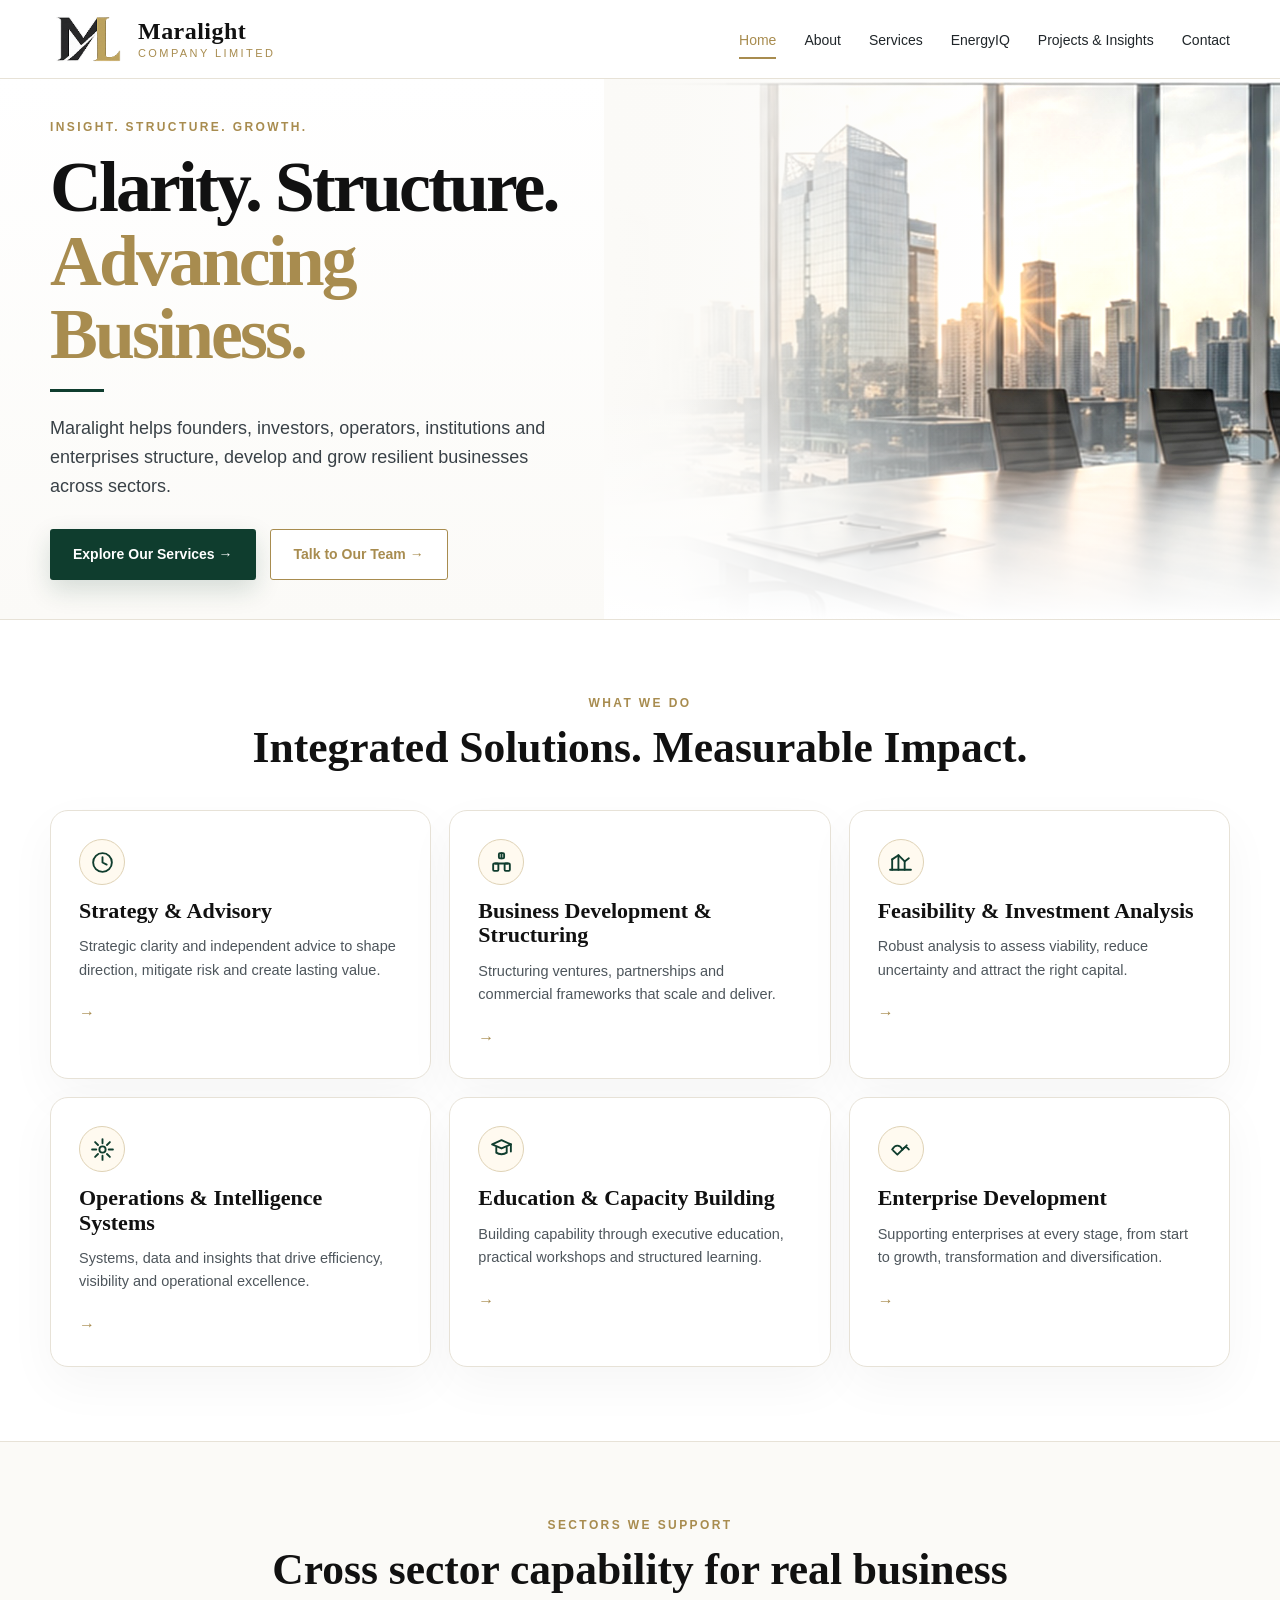
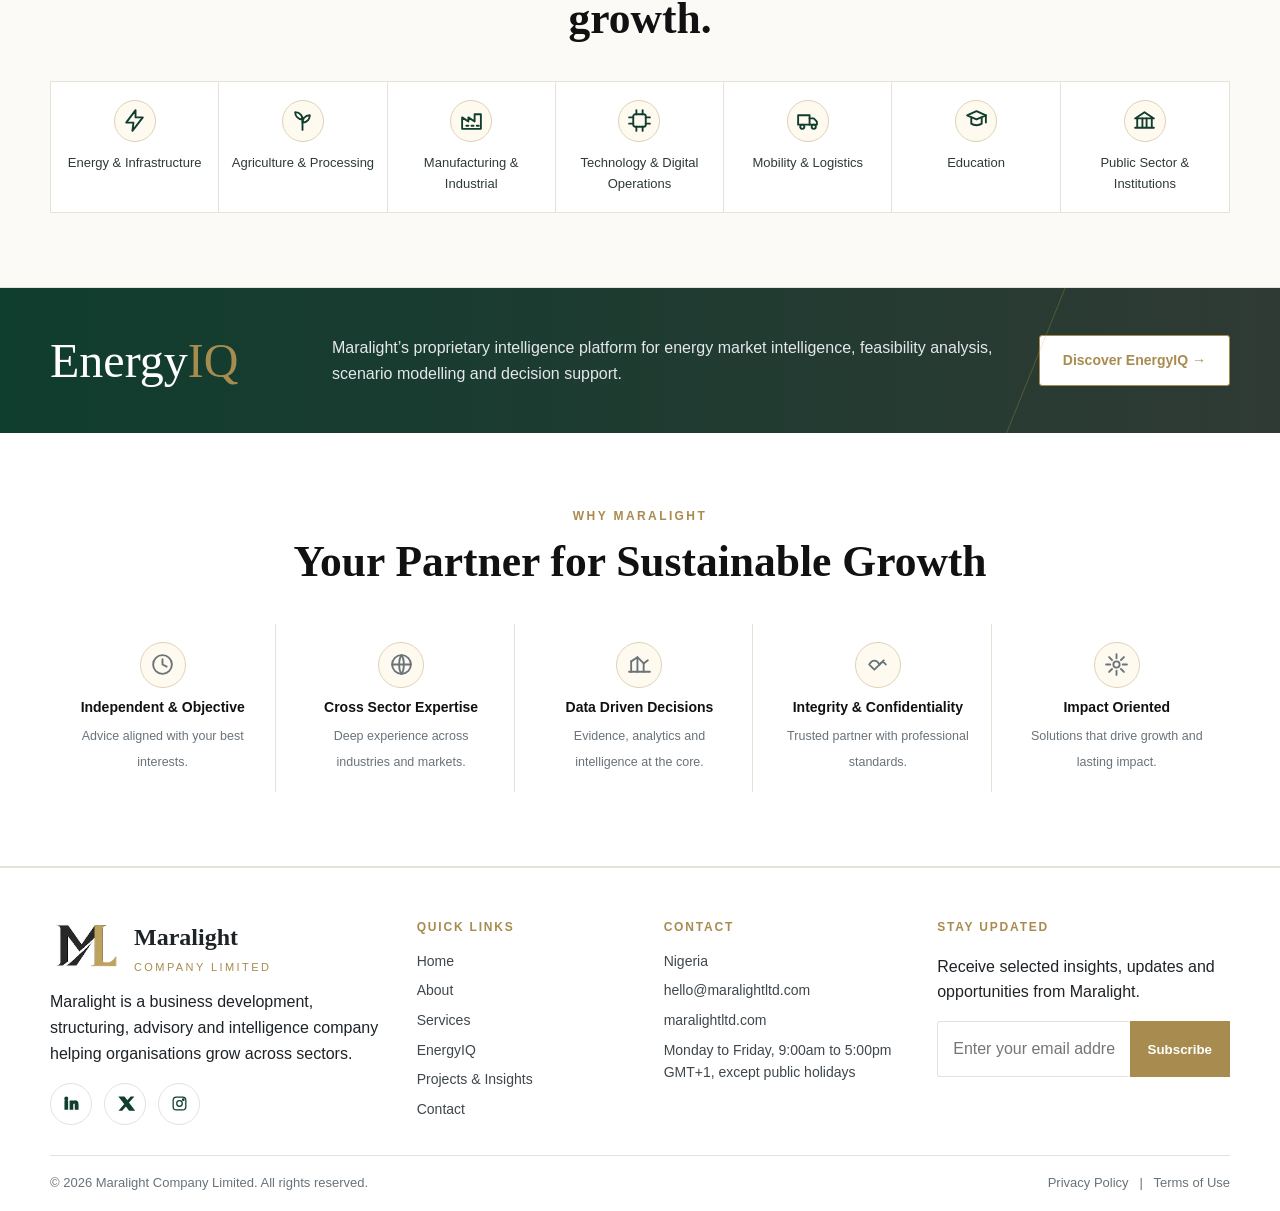
<file: index.html>
<!doctype html><html lang="en"><head><meta charset="utf-8"><meta name="viewport" content="width=device-width, initial-scale=1"><title>Maralight Company Limited | Business Development, Structuring and Advisory</title><meta name="description" content="Maralight helps organisations structure, develop and grow resilient businesses across sectors."><link rel="canonical" href="https://maralightltd.com/"><meta property="og:title" content="Maralight Company Limited | Business Development, Structuring and Advisory"><meta property="og:description" content="Maralight helps organisations structure, develop and grow resilient businesses across sectors."><meta property="og:type" content="website"><meta property="og:image" content="https://maralightltd.com/assets/img/maralight-logo.png"><link rel="icon" href="/favicon.ico"><link rel="apple-touch-icon" href="/favicon-180.png"><link rel="stylesheet" href="/assets/css/style.css"></head><body><a class="skip-link" href="#main">Skip to content</a><header class="site-header"><div class="container nav"><a class="brand" href="/" aria-label="Maralight Home"><img class="brand-logo" src="/assets/img/maralight-logo.png" alt="Maralight ML logo"><span class="brand-name"><strong>Maralight</strong><span>Company Limited</span></span></a><button class="nav-toggle" data-nav-toggle aria-expanded="false" aria-label="Toggle menu">Menu</button><nav class="nav-links" data-nav-links><a class="active" href="/">Home</a><a href="/about/">About</a><a href="/services/">Services</a><a href="/energyiq/">EnergyIQ</a><a href="/projects-insights/">Projects & Insights</a><a href="/contact/">Contact</a></nav></div></header><main id="main"><section class="hero"><div class="container hero-grid"><div><div class="eyebrow">Insight. Structure. Growth.</div><h1>Clarity. Structure. <span class="gold">Advancing Business.</span></h1><div class="accent-line"></div><p>Maralight helps founders, investors, operators, institutions and enterprises structure, develop and grow resilient businesses across sectors.</p><div class="hero-actions"><a class="btn btn-primary" href="/services/">Explore Our Services →</a><a class="btn btn-secondary" href="/contact/">Talk to Our Team →</a></div></div><div class="hero-media"><img src="/assets/img/hero-home.jpg" alt="Home professional visual"></div></div></section><section class="section"><div class="container"><div class="section-head"><div class="label">What We Do</div><h2>Integrated Solutions. Measurable Impact.</h2></div><div class="cards six"><article class="card"><span class="icon"><svg viewBox="0 0 24 24"><circle cx="12" cy="12" r="9"/><path d="M12 7v5l4 2"/></svg></span><h3>Strategy & Advisory</h3><p>Strategic clarity and independent advice to shape direction, mitigate risk and create lasting value.</p><div class="card-arrow">→</div></article><article class="card"><span class="icon"><svg viewBox="0 0 24 24"><path d="M12 3v5"/><path d="M6 13h12"/><rect x="4" y="13" width="5" height="7" rx="1"/><rect x="15" y="13" width="5" height="7" rx="1"/><rect x="9.5" y="3" width="5" height="5" rx="1"/></svg></span><h3>Business Development & Structuring</h3><p>Structuring ventures, partnerships and commercial frameworks that scale and deliver.</p><div class="card-arrow">→</div></article><article class="card"><span class="icon"><svg viewBox="0 0 24 24"><path d="M4 19V9"/><path d="M10 19V5"/><path d="M16 19v-8"/><path d="M22 19H2"/><path d="M4 9l6-4 6 6 4-3"/></svg></span><h3>Feasibility & Investment Analysis</h3><p>Robust analysis to assess viability, reduce uncertainty and attract the right capital.</p><div class="card-arrow">→</div></article><article class="card"><span class="icon"><svg viewBox="0 0 24 24"><circle cx="12" cy="12" r="3"/><path d="M12 2v4M12 18v4M2 12h4M18 12h4M4.9 4.9l2.8 2.8M16.3 16.3l2.8 2.8M19.1 4.9l-2.8 2.8M7.7 16.3l-2.8 2.8"/></svg></span><h3>Operations & Intelligence Systems</h3><p>Systems, data and insights that drive efficiency, visibility and operational excellence.</p><div class="card-arrow">→</div></article><article class="card"><span class="icon"><svg viewBox="0 0 24 24"><path d="M3 7l9-4 9 4-9 4-9-4Z"/><path d="M7 10v5c2.7 2 7.3 2 10 0v-5"/><path d="M21 7v7"/></svg></span><h3>Education & Capacity Building</h3><p>Building capability through executive education, practical workshops and structured learning.</p><div class="card-arrow">→</div></article><article class="card"><span class="icon"><svg viewBox="0 0 24 24"><path d="M4 12c3-5 7-5 10 0"/><path d="M14 12c2-3 4-3 6 0"/><path d="M5 13l4 4 9-9"/></svg></span><h3>Enterprise Development</h3><p>Supporting enterprises at every stage, from start to growth, transformation and diversification.</p><div class="card-arrow">→</div></article></div></div></section><section class="section section-soft"><div class="container"><div class="section-head"><div class="label">Sectors We Support</div><h2>Cross sector capability for real business growth.</h2></div><div class="sector-row"><div class="sector"><span class="icon"><svg viewBox="0 0 24 24"><path d="M13 2L4 14h7l-1 8 10-13h-7l0-7Z"/></svg></span><div>Energy & Infrastructure</div></div><div class="sector"><span class="icon"><svg viewBox="0 0 24 24"><path d="M12 21V9"/><path d="M12 11c-5 0-7-4-7-7 5 0 7 4 7 7Z"/><path d="M12 14c5 0 7-4 7-7-5 0-7 4-7 7Z"/></svg></span><div>Agriculture & Processing</div></div><div class="sector"><span class="icon"><svg viewBox="0 0 24 24"><path d="M3 20V9l6 4V9l6 4V6h6v14H3Z"/><path d="M7 17h2M12 17h2M17 17h2"/></svg></span><div>Manufacturing & Industrial</div></div><div class="sector"><span class="icon"><svg viewBox="0 0 24 24"><rect x="6" y="6" width="12" height="12" rx="2"/><path d="M9 2v4M15 2v4M9 18v4M15 18v4M2 9h4M2 15h4M18 9h4M18 15h4"/></svg></span><div>Technology & Digital Operations</div></div><div class="sector"><span class="icon"><svg viewBox="0 0 24 24"><path d="M3 7h11v9H3z"/><path d="M14 10h4l3 3v3h-7"/><circle cx="7" cy="18" r="2"/><circle cx="18" cy="18" r="2"/></svg></span><div>Mobility & Logistics</div></div><div class="sector"><span class="icon"><svg viewBox="0 0 24 24"><path d="M3 7l9-4 9 4-9 4-9-4Z"/><path d="M7 10v5c2.7 2 7.3 2 10 0v-5"/><path d="M21 7v7"/></svg></span><div>Education</div></div><div class="sector"><span class="icon"><svg viewBox="0 0 24 24"><path d="M3 10h18L12 4 3 10Z"/><path d="M5 10v9M10 10v9M14 10v9M19 10v9M3 19h18"/></svg></span><div>Public Sector & Institutions</div></div></div></div></section><section class="product-band"><div class="container product-inner"><div class="product-logo">Energy<span>IQ</span></div><p>Maralight’s proprietary intelligence platform for energy market intelligence, feasibility analysis, scenario modelling and decision support.</p><a class="btn btn-secondary" href="/energyiq/">Discover EnergyIQ →</a></div></section><section class="section"><div class="container"><div class="section-head"><div class="label">Why Maralight</div><h2>Your Partner for Sustainable Growth</h2></div><div class="why"><div class="why-item"><span class="icon"><svg viewBox="0 0 24 24"><circle cx="12" cy="12" r="9"/><path d="M12 7v5l4 2"/></svg></span><strong>Independent & Objective</strong><span>Advice aligned with your best interests.</span></div><div class="why-item"><span class="icon"><svg viewBox="0 0 24 24"><circle cx="12" cy="12" r="9"/><path d="M3 12h18"/><path d="M12 3c3 4 3 14 0 18"/><path d="M12 3c-3 4-3 14 0 18"/></svg></span><strong>Cross Sector Expertise</strong><span>Deep experience across industries and markets.</span></div><div class="why-item"><span class="icon"><svg viewBox="0 0 24 24"><path d="M4 19V9"/><path d="M10 19V5"/><path d="M16 19v-8"/><path d="M22 19H2"/><path d="M4 9l6-4 6 6 4-3"/></svg></span><strong>Data Driven Decisions</strong><span>Evidence, analytics and intelligence at the core.</span></div><div class="why-item"><span class="icon"><svg viewBox="0 0 24 24"><path d="M4 12c3-5 7-5 10 0"/><path d="M14 12c2-3 4-3 6 0"/><path d="M5 13l4 4 9-9"/></svg></span><strong>Integrity & Confidentiality</strong><span>Trusted partner with professional standards.</span></div><div class="why-item"><span class="icon"><svg viewBox="0 0 24 24"><circle cx="12" cy="12" r="3"/><path d="M12 2v4M12 18v4M2 12h4M18 12h4M4.9 4.9l2.8 2.8M16.3 16.3l2.8 2.8M19.1 4.9l-2.8 2.8M7.7 16.3l-2.8 2.8"/></svg></span><strong>Impact Oriented</strong><span>Solutions that drive growth and lasting impact.</span></div></div></div></section></main><footer class="site-footer"><div class="container footer-grid"><div><div class="footer-brand"><img src="/assets/img/maralight-logo.png" alt="Maralight logo"><div><strong>Maralight</strong><div class="brand-name"><span>Company Limited</span></div></div></div><p>Maralight is a business development, structuring, advisory and intelligence company helping organisations grow across sectors.</p><div class="socials"><a href="/contact/" aria-label="LinkedIn"><svg viewBox="0 0 24 24" aria-hidden="true"><path d="M6.94 8.9H3.9v10.2h3.04V8.9ZM5.42 4.1a1.76 1.76 0 1 0 0 3.52 1.76 1.76 0 0 0 0-3.52ZM20.1 13.25c0-3.06-1.63-4.48-3.8-4.48-1.75 0-2.53.96-2.97 1.64V8.9h-2.92c.04.97 0 10.2 0 10.2h3.04v-5.7c0-.3.02-.61.11-.83.24-.61.78-1.25 1.69-1.25 1.19 0 1.67.95 1.67 2.33v5.45h3.18v-5.85Z"/></svg></a><a href="https://x.com/maralightltd" aria-label="X" target="_blank" rel="noopener noreferrer"><svg viewBox="0 0 24 24" aria-hidden="true"><path d="M18.9 3.8h2.6l-6.1 7 7.1 9.4h-5.6l-4.4-5.7-5 5.7H4.9l6.5-7.5-6.8-8.9h5.7l4 5.3 4.6-5.3Zm-.9 14.8h1.4L9.5 5.3H8L18 18.6Z"/></svg></a><a href="https://www.instagram.com/maralightltd" aria-label="Instagram" target="_blank" rel="noopener noreferrer"><svg viewBox="0 0 24 24" aria-hidden="true"><rect x="4" y="4" width="16" height="16" rx="4"/><circle cx="12" cy="12" r="3.5"/><circle cx="16.8" cy="7.2" r=".9"/></svg></a></div></div><div><div class="footer-title">Quick Links</div><div class="footer-links"><a href="/">Home</a><a href="/about/">About</a><a href="/services/">Services</a><a href="/energyiq/">EnergyIQ</a><a href="/projects-insights/">Projects & Insights</a><a href="/contact/">Contact</a></div></div><div><div class="footer-title">Contact</div><div class="footer-links"><span>Nigeria</span><a href="mailto:hello@maralightltd.com">hello@maralightltd.com</a><a href="https://maralightltd.com">maralightltd.com</a><span>Monday to Friday, 9:00am to 5:00pm GMT+1, except public holidays</span></div></div><div><div class="footer-title">Stay Updated</div><p>Receive selected insights, updates and opportunities from Maralight.</p><form class="newsletter" action="https://formspree.io/f/xbdbbzbl" method="POST"><input type="email" name="email" placeholder="Enter your email address" required><input type="hidden" name="form_type" value="Newsletter subscription"><button type="submit">Subscribe</button></form></div></div><div class="container subfooter"><span>© 2026 Maralight Company Limited. All rights reserved.</span><span>Privacy Policy &nbsp; | &nbsp; Terms of Use</span></div></footer><script src="/assets/js/main.js"></script></body></html>
</file>
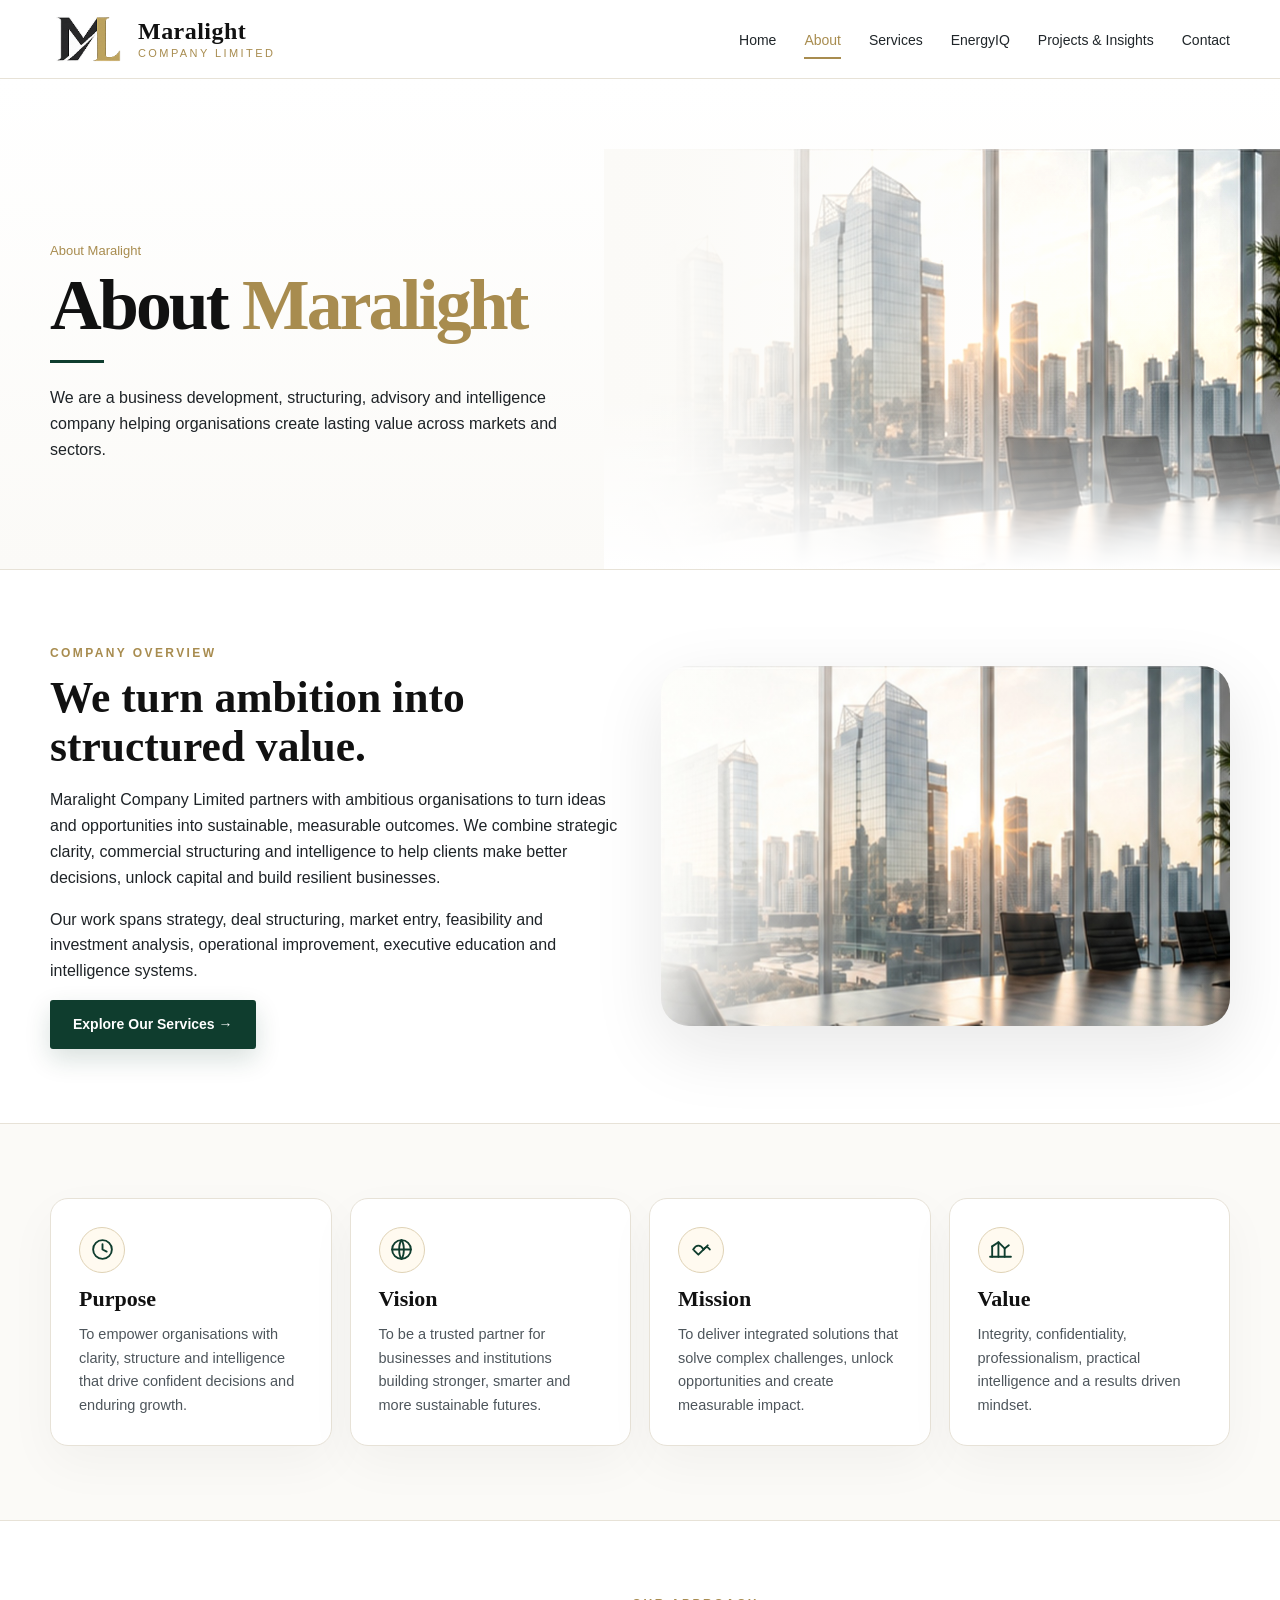
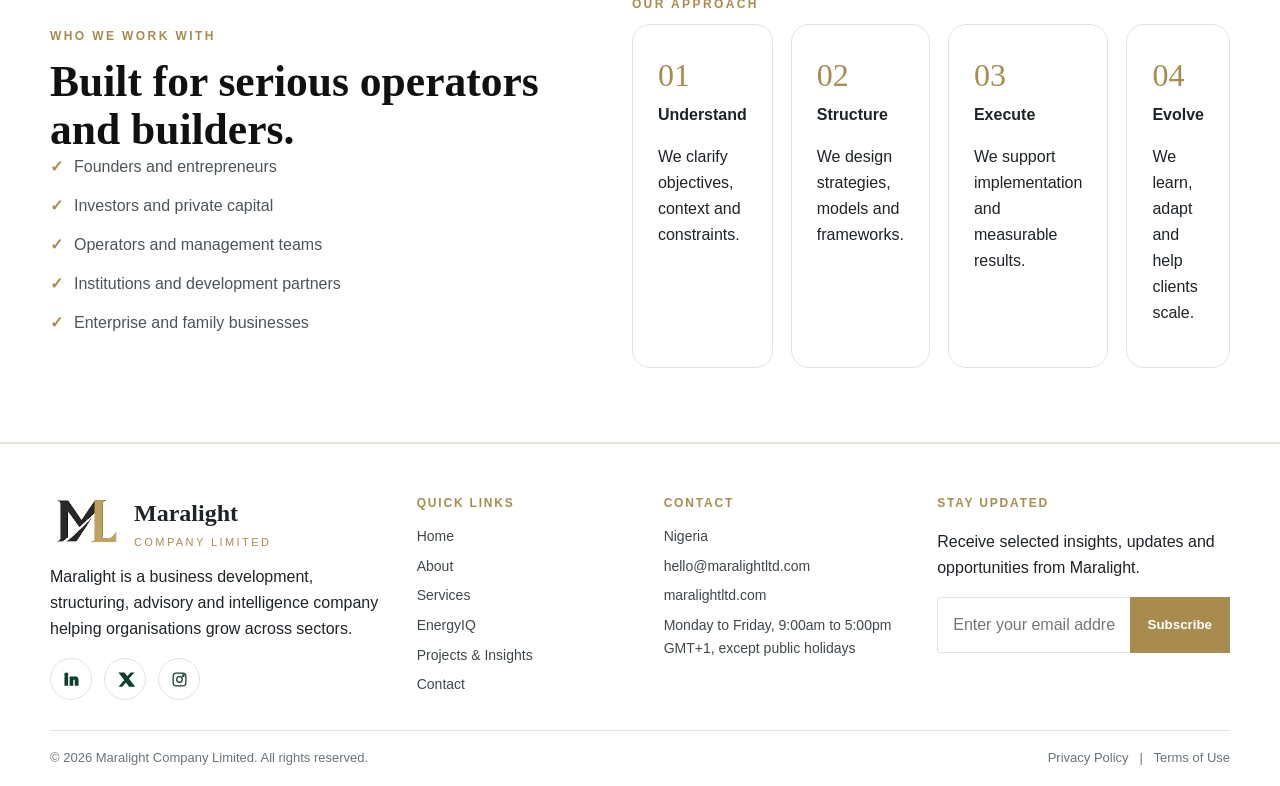
<file: about/index.html>
<!doctype html><html lang="en"><head><meta charset="utf-8"><meta name="viewport" content="width=device-width, initial-scale=1"><title>About Maralight Company Limited</title><meta name="description" content="About Maralight Company Limited, a business development, structuring, advisory and intelligence company."><link rel="canonical" href="https://maralightltd.com/about/"><meta property="og:title" content="About Maralight Company Limited"><meta property="og:description" content="About Maralight Company Limited, a business development, structuring, advisory and intelligence company."><meta property="og:type" content="website"><meta property="og:image" content="https://maralightltd.com/assets/img/maralight-logo.png"><link rel="icon" href="/favicon.ico"><link rel="apple-touch-icon" href="/favicon-180.png"><link rel="stylesheet" href="/assets/css/style.css"></head><body><a class="skip-link" href="#main">Skip to content</a><header class="site-header"><div class="container nav"><a class="brand" href="/" aria-label="Maralight Home"><img class="brand-logo" src="/assets/img/maralight-logo.png" alt="Maralight ML logo"><span class="brand-name"><strong>Maralight</strong><span>Company Limited</span></span></a><button class="nav-toggle" data-nav-toggle aria-expanded="false" aria-label="Toggle menu">Menu</button><nav class="nav-links" data-nav-links><a href="/">Home</a><a class="active" href="/about/">About</a><a href="/services/">Services</a><a href="/energyiq/">EnergyIQ</a><a href="/projects-insights/">Projects & Insights</a><a href="/contact/">Contact</a></nav></div></header><main id="main"><section class="mini-hero"><div class="container hero-grid"><div><div class="breadcrumb">About Maralight</div><h1 class="page-title">About <span class="gold">Maralight</span></h1><div class="accent-line"></div><p>We are a business development, structuring, advisory and intelligence company helping organisations create lasting value across markets and sectors.</p></div><div class="hero-media"><img src="/assets/img/hero-about.jpg" alt="About page visual"></div></div></section><section class="section"><div class="container split"><div><div class="label">Company Overview</div><h2 class="section-title">We turn ambition into structured value.</h2><p>Maralight Company Limited partners with ambitious organisations to turn ideas and opportunities into sustainable, measurable outcomes. We combine strategic clarity, commercial structuring and intelligence to help clients make better decisions, unlock capital and build resilient businesses.</p><p>Our work spans strategy, deal structuring, market entry, feasibility and investment analysis, operational improvement, executive education and intelligence systems.</p><a class="btn btn-primary" href="/services/">Explore Our Services →</a></div><div class="image-panel"><img src="/assets/img/hero-about.jpg" alt="Maralight company overview visual"></div></div></section><section class="section section-soft"><div class="container"><div class="cards"><article class="card"><span class="icon"><svg viewBox="0 0 24 24"><circle cx="12" cy="12" r="9"/><path d="M12 7v5l4 2"/></svg></span><h3>Purpose</h3><p>To empower organisations with clarity, structure and intelligence that drive confident decisions and enduring growth.</p></article><article class="card"><span class="icon"><svg viewBox="0 0 24 24"><circle cx="12" cy="12" r="9"/><path d="M3 12h18"/><path d="M12 3c3 4 3 14 0 18"/><path d="M12 3c-3 4-3 14 0 18"/></svg></span><h3>Vision</h3><p>To be a trusted partner for businesses and institutions building stronger, smarter and more sustainable futures.</p></article><article class="card"><span class="icon"><svg viewBox="0 0 24 24"><path d="M4 12c3-5 7-5 10 0"/><path d="M14 12c2-3 4-3 6 0"/><path d="M5 13l4 4 9-9"/></svg></span><h3>Mission</h3><p>To deliver integrated solutions that solve complex challenges, unlock opportunities and create measurable impact.</p></article><article class="card"><span class="icon"><svg viewBox="0 0 24 24"><path d="M4 19V9"/><path d="M10 19V5"/><path d="M16 19v-8"/><path d="M22 19H2"/><path d="M4 9l6-4 6 6 4-3"/></svg></span><h3>Value</h3><p>Integrity, confidentiality, professionalism, practical intelligence and a results driven mindset.</p></article></div></div></section><section class="section"><div class="container split"><div><div class="label">Who We Work With</div><h2 class="section-title">Built for serious operators and builders.</h2><ul class="list-clean"><li>Founders and entrepreneurs</li><li>Investors and private capital</li><li>Operators and management teams</li><li>Institutions and development partners</li><li>Enterprise and family businesses</li></ul></div><div><div class="label">Our Approach</div><div class="process"><div class="step"><div class="step-num">01</div><strong>Understand</strong><p>We clarify objectives, context and constraints.</p></div><div class="step"><div class="step-num">02</div><strong>Structure</strong><p>We design strategies, models and frameworks.</p></div><div class="step"><div class="step-num">03</div><strong>Execute</strong><p>We support implementation and measurable results.</p></div><div class="step"><div class="step-num">04</div><strong>Evolve</strong><p>We learn, adapt and help clients scale.</p></div></div></div></div></section></main><footer class="site-footer"><div class="container footer-grid"><div><div class="footer-brand"><img src="/assets/img/maralight-logo.png" alt="Maralight logo"><div><strong>Maralight</strong><div class="brand-name"><span>Company Limited</span></div></div></div><p>Maralight is a business development, structuring, advisory and intelligence company helping organisations grow across sectors.</p><div class="socials"><a href="/contact/" aria-label="LinkedIn"><svg viewBox="0 0 24 24" aria-hidden="true"><path d="M6.94 8.9H3.9v10.2h3.04V8.9ZM5.42 4.1a1.76 1.76 0 1 0 0 3.52 1.76 1.76 0 0 0 0-3.52ZM20.1 13.25c0-3.06-1.63-4.48-3.8-4.48-1.75 0-2.53.96-2.97 1.64V8.9h-2.92c.04.97 0 10.2 0 10.2h3.04v-5.7c0-.3.02-.61.11-.83.24-.61.78-1.25 1.69-1.25 1.19 0 1.67.95 1.67 2.33v5.45h3.18v-5.85Z"/></svg></a><a href="https://x.com/maralightltd" aria-label="X" target="_blank" rel="noopener noreferrer"><svg viewBox="0 0 24 24" aria-hidden="true"><path d="M18.9 3.8h2.6l-6.1 7 7.1 9.4h-5.6l-4.4-5.7-5 5.7H4.9l6.5-7.5-6.8-8.9h5.7l4 5.3 4.6-5.3Zm-.9 14.8h1.4L9.5 5.3H8L18 18.6Z"/></svg></a><a href="https://www.instagram.com/maralightltd" aria-label="Instagram" target="_blank" rel="noopener noreferrer"><svg viewBox="0 0 24 24" aria-hidden="true"><rect x="4" y="4" width="16" height="16" rx="4"/><circle cx="12" cy="12" r="3.5"/><circle cx="16.8" cy="7.2" r=".9"/></svg></a></div></div><div><div class="footer-title">Quick Links</div><div class="footer-links"><a href="/">Home</a><a href="/about/">About</a><a href="/services/">Services</a><a href="/energyiq/">EnergyIQ</a><a href="/projects-insights/">Projects & Insights</a><a href="/contact/">Contact</a></div></div><div><div class="footer-title">Contact</div><div class="footer-links"><span>Nigeria</span><a href="mailto:hello@maralightltd.com">hello@maralightltd.com</a><a href="https://maralightltd.com">maralightltd.com</a><span>Monday to Friday, 9:00am to 5:00pm GMT+1, except public holidays</span></div></div><div><div class="footer-title">Stay Updated</div><p>Receive selected insights, updates and opportunities from Maralight.</p><form class="newsletter" action="https://formspree.io/f/xbdbbzbl" method="POST"><input type="email" name="email" placeholder="Enter your email address" required><input type="hidden" name="form_type" value="Newsletter subscription"><button type="submit">Subscribe</button></form></div></div><div class="container subfooter"><span>© 2026 Maralight Company Limited. All rights reserved.</span><span>Privacy Policy &nbsp; | &nbsp; Terms of Use</span></div></footer><script src="/assets/js/main.js"></script></body></html>
</file>
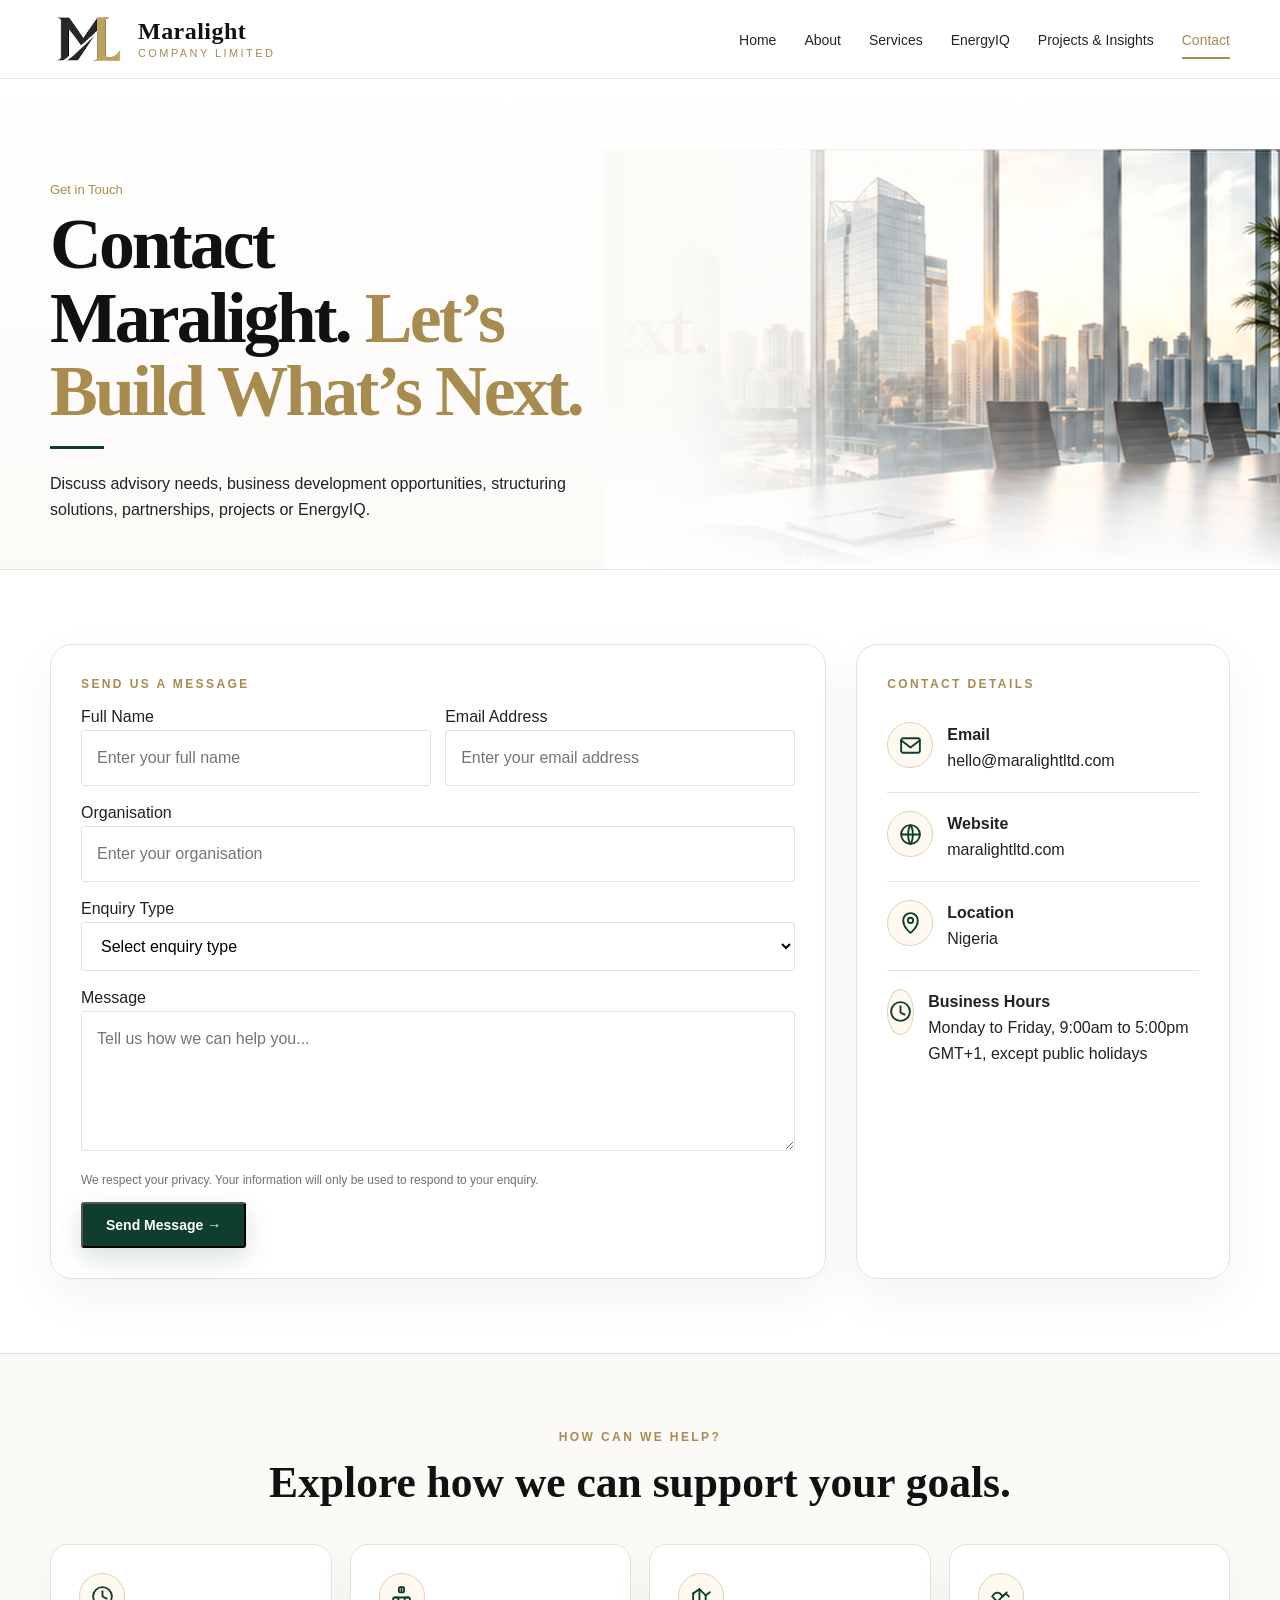
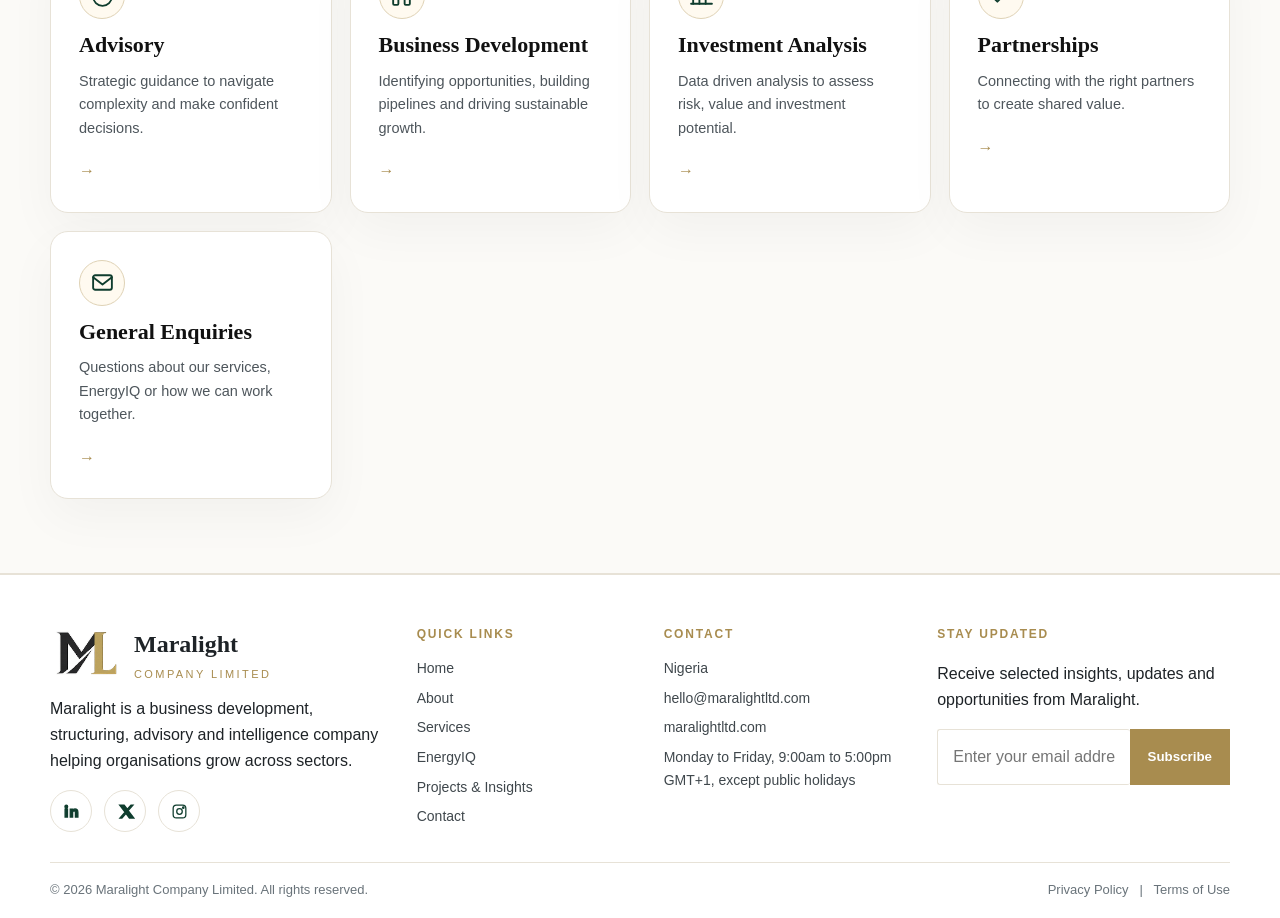
<file: contact/index.html>
<!doctype html><html lang="en"><head><meta charset="utf-8"><meta name="viewport" content="width=device-width, initial-scale=1"><title>Contact Maralight Company Limited</title><meta name="description" content="Contact Maralight Company Limited for advisory, business development, structuring, partnerships and EnergyIQ enquiries."><link rel="canonical" href="https://maralightltd.com/contact/"><meta property="og:title" content="Contact Maralight Company Limited"><meta property="og:description" content="Contact Maralight Company Limited for advisory, business development, structuring, partnerships and EnergyIQ enquiries."><meta property="og:type" content="website"><meta property="og:image" content="https://maralightltd.com/assets/img/maralight-logo.png"><link rel="icon" href="/favicon.ico"><link rel="apple-touch-icon" href="/favicon-180.png"><link rel="stylesheet" href="/assets/css/style.css"></head><body><a class="skip-link" href="#main">Skip to content</a><header class="site-header"><div class="container nav"><a class="brand" href="/" aria-label="Maralight Home"><img class="brand-logo" src="/assets/img/maralight-logo.png" alt="Maralight ML logo"><span class="brand-name"><strong>Maralight</strong><span>Company Limited</span></span></a><button class="nav-toggle" data-nav-toggle aria-expanded="false" aria-label="Toggle menu">Menu</button><nav class="nav-links" data-nav-links><a href="/">Home</a><a href="/about/">About</a><a href="/services/">Services</a><a href="/energyiq/">EnergyIQ</a><a href="/projects-insights/">Projects & Insights</a><a class="active" href="/contact/">Contact</a></nav></div></header><main id="main"><section class="mini-hero"><div class="container hero-grid"><div><div class="breadcrumb">Get in Touch</div><h1 class="page-title">Contact Maralight. <span class="gold">Let’s Build What’s Next.</span></h1><div class="accent-line"></div><p>Discuss advisory needs, business development opportunities, structuring solutions, partnerships, projects or EnergyIQ.</p></div><div class="hero-media"><img src="/assets/img/hero-contact.jpg" alt="Contact page visual"></div></div></section><section class="section"><div class="container form-grid"><form class="form-card" action="https://formspree.io/f/xbdbbzbl" method="POST"><div class="label">Send Us a Message</div><div class="fields"><div><label>Full Name</label><input name="name" required placeholder="Enter your full name"></div><div><label>Email Address</label><input type="email" name="email" required placeholder="Enter your email address"></div><div class="field-full"><label>Organisation</label><input name="organisation" placeholder="Enter your organisation"></div><div class="field-full"><label>Enquiry Type</label><select name="enquiry_type" required><option value="">Select enquiry type</option><option>Advisory</option><option>Business Development</option><option>Investment Analysis</option><option>Partnerships</option><option>EnergyIQ</option><option>General Enquiries</option></select></div><div class="field-full"><label>Message</label><textarea name="message" required placeholder="Tell us how we can help you..."></textarea></div><input type="text" name="_gotcha" style="display:none"><input type="hidden" name="form_type" value="Website contact form"></div><p class="form-note">We respect your privacy. Your information will only be used to respond to your enquiry.</p><button class="btn btn-primary" type="submit">Send Message →</button></form><aside class="contact-card"><div class="label">Contact Details</div><div class="detail"><span class="icon"><svg viewBox="0 0 24 24"><rect x="3" y="5" width="18" height="14" rx="2"/><path d="M3 7l9 7 9-7"/></svg></span><div><strong>Email</strong><br><a href="mailto:hello@maralightltd.com">hello@maralightltd.com</a></div></div><div class="detail"><span class="icon"><svg viewBox="0 0 24 24"><circle cx="12" cy="12" r="9"/><path d="M3 12h18"/><path d="M12 3c3 4 3 14 0 18"/><path d="M12 3c-3 4-3 14 0 18"/></svg></span><div><strong>Website</strong><br>maralightltd.com</div></div><div class="detail"><span class="icon"><svg viewBox="0 0 24 24"><path d="M12 21s7-5.3 7-12a7 7 0 0 0-14 0c0 6.7 7 12 7 12Z"/><circle cx="12" cy="9" r="2.5"/></svg></span><div><strong>Location</strong><br>Nigeria</div></div><div class="detail"><span class="icon"><svg viewBox="0 0 24 24"><circle cx="12" cy="12" r="9"/><path d="M12 7v6l4 2"/></svg></span><div><strong>Business Hours</strong><br>Monday to Friday, 9:00am to 5:00pm GMT+1, except public holidays</div></div></aside></div></section><section class="section section-soft"><div class="container"><div class="section-head"><div class="label">How Can We Help?</div><h2>Explore how we can support your goals.</h2></div><div class="cards"><article class="card"><span class="icon"><svg viewBox="0 0 24 24"><circle cx="12" cy="12" r="9"/><path d="M12 7v5l4 2"/></svg></span><h3>Advisory</h3><p>Strategic guidance to navigate complexity and make confident decisions.</p><div class="card-arrow">→</div></article><article class="card"><span class="icon"><svg viewBox="0 0 24 24"><path d="M12 3v5"/><path d="M6 13h12"/><rect x="4" y="13" width="5" height="7" rx="1"/><rect x="15" y="13" width="5" height="7" rx="1"/><rect x="9.5" y="3" width="5" height="5" rx="1"/></svg></span><h3>Business Development</h3><p>Identifying opportunities, building pipelines and driving sustainable growth.</p><div class="card-arrow">→</div></article><article class="card"><span class="icon"><svg viewBox="0 0 24 24"><path d="M4 19V9"/><path d="M10 19V5"/><path d="M16 19v-8"/><path d="M22 19H2"/><path d="M4 9l6-4 6 6 4-3"/></svg></span><h3>Investment Analysis</h3><p>Data driven analysis to assess risk, value and investment potential.</p><div class="card-arrow">→</div></article><article class="card"><span class="icon"><svg viewBox="0 0 24 24"><path d="M4 12c3-5 7-5 10 0"/><path d="M14 12c2-3 4-3 6 0"/><path d="M5 13l4 4 9-9"/></svg></span><h3>Partnerships</h3><p>Connecting with the right partners to create shared value.</p><div class="card-arrow">→</div></article><article class="card"><span class="icon"><svg viewBox="0 0 24 24"><rect x="3" y="5" width="18" height="14" rx="2"/><path d="M3 7l9 7 9-7"/></svg></span><h3>General Enquiries</h3><p>Questions about our services, EnergyIQ or how we can work together.</p><div class="card-arrow">→</div></article></div></div></section></main><footer class="site-footer"><div class="container footer-grid"><div><div class="footer-brand"><img src="/assets/img/maralight-logo.png" alt="Maralight logo"><div><strong>Maralight</strong><div class="brand-name"><span>Company Limited</span></div></div></div><p>Maralight is a business development, structuring, advisory and intelligence company helping organisations grow across sectors.</p><div class="socials"><a href="/contact/" aria-label="LinkedIn"><svg viewBox="0 0 24 24" aria-hidden="true"><path d="M6.94 8.9H3.9v10.2h3.04V8.9ZM5.42 4.1a1.76 1.76 0 1 0 0 3.52 1.76 1.76 0 0 0 0-3.52ZM20.1 13.25c0-3.06-1.63-4.48-3.8-4.48-1.75 0-2.53.96-2.97 1.64V8.9h-2.92c.04.97 0 10.2 0 10.2h3.04v-5.7c0-.3.02-.61.11-.83.24-.61.78-1.25 1.69-1.25 1.19 0 1.67.95 1.67 2.33v5.45h3.18v-5.85Z"/></svg></a><a href="https://x.com/maralightltd" aria-label="X" target="_blank" rel="noopener noreferrer"><svg viewBox="0 0 24 24" aria-hidden="true"><path d="M18.9 3.8h2.6l-6.1 7 7.1 9.4h-5.6l-4.4-5.7-5 5.7H4.9l6.5-7.5-6.8-8.9h5.7l4 5.3 4.6-5.3Zm-.9 14.8h1.4L9.5 5.3H8L18 18.6Z"/></svg></a><a href="https://www.instagram.com/maralightltd" aria-label="Instagram" target="_blank" rel="noopener noreferrer"><svg viewBox="0 0 24 24" aria-hidden="true"><rect x="4" y="4" width="16" height="16" rx="4"/><circle cx="12" cy="12" r="3.5"/><circle cx="16.8" cy="7.2" r=".9"/></svg></a></div></div><div><div class="footer-title">Quick Links</div><div class="footer-links"><a href="/">Home</a><a href="/about/">About</a><a href="/services/">Services</a><a href="/energyiq/">EnergyIQ</a><a href="/projects-insights/">Projects & Insights</a><a href="/contact/">Contact</a></div></div><div><div class="footer-title">Contact</div><div class="footer-links"><span>Nigeria</span><a href="mailto:hello@maralightltd.com">hello@maralightltd.com</a><a href="https://maralightltd.com">maralightltd.com</a><span>Monday to Friday, 9:00am to 5:00pm GMT+1, except public holidays</span></div></div><div><div class="footer-title">Stay Updated</div><p>Receive selected insights, updates and opportunities from Maralight.</p><form class="newsletter" action="https://formspree.io/f/xbdbbzbl" method="POST"><input type="email" name="email" placeholder="Enter your email address" required><input type="hidden" name="form_type" value="Newsletter subscription"><button type="submit">Subscribe</button></form></div></div><div class="container subfooter"><span>© 2026 Maralight Company Limited. All rights reserved.</span><span>Privacy Policy &nbsp; | &nbsp; Terms of Use</span></div></footer><script src="/assets/js/main.js"></script></body></html>
</file>
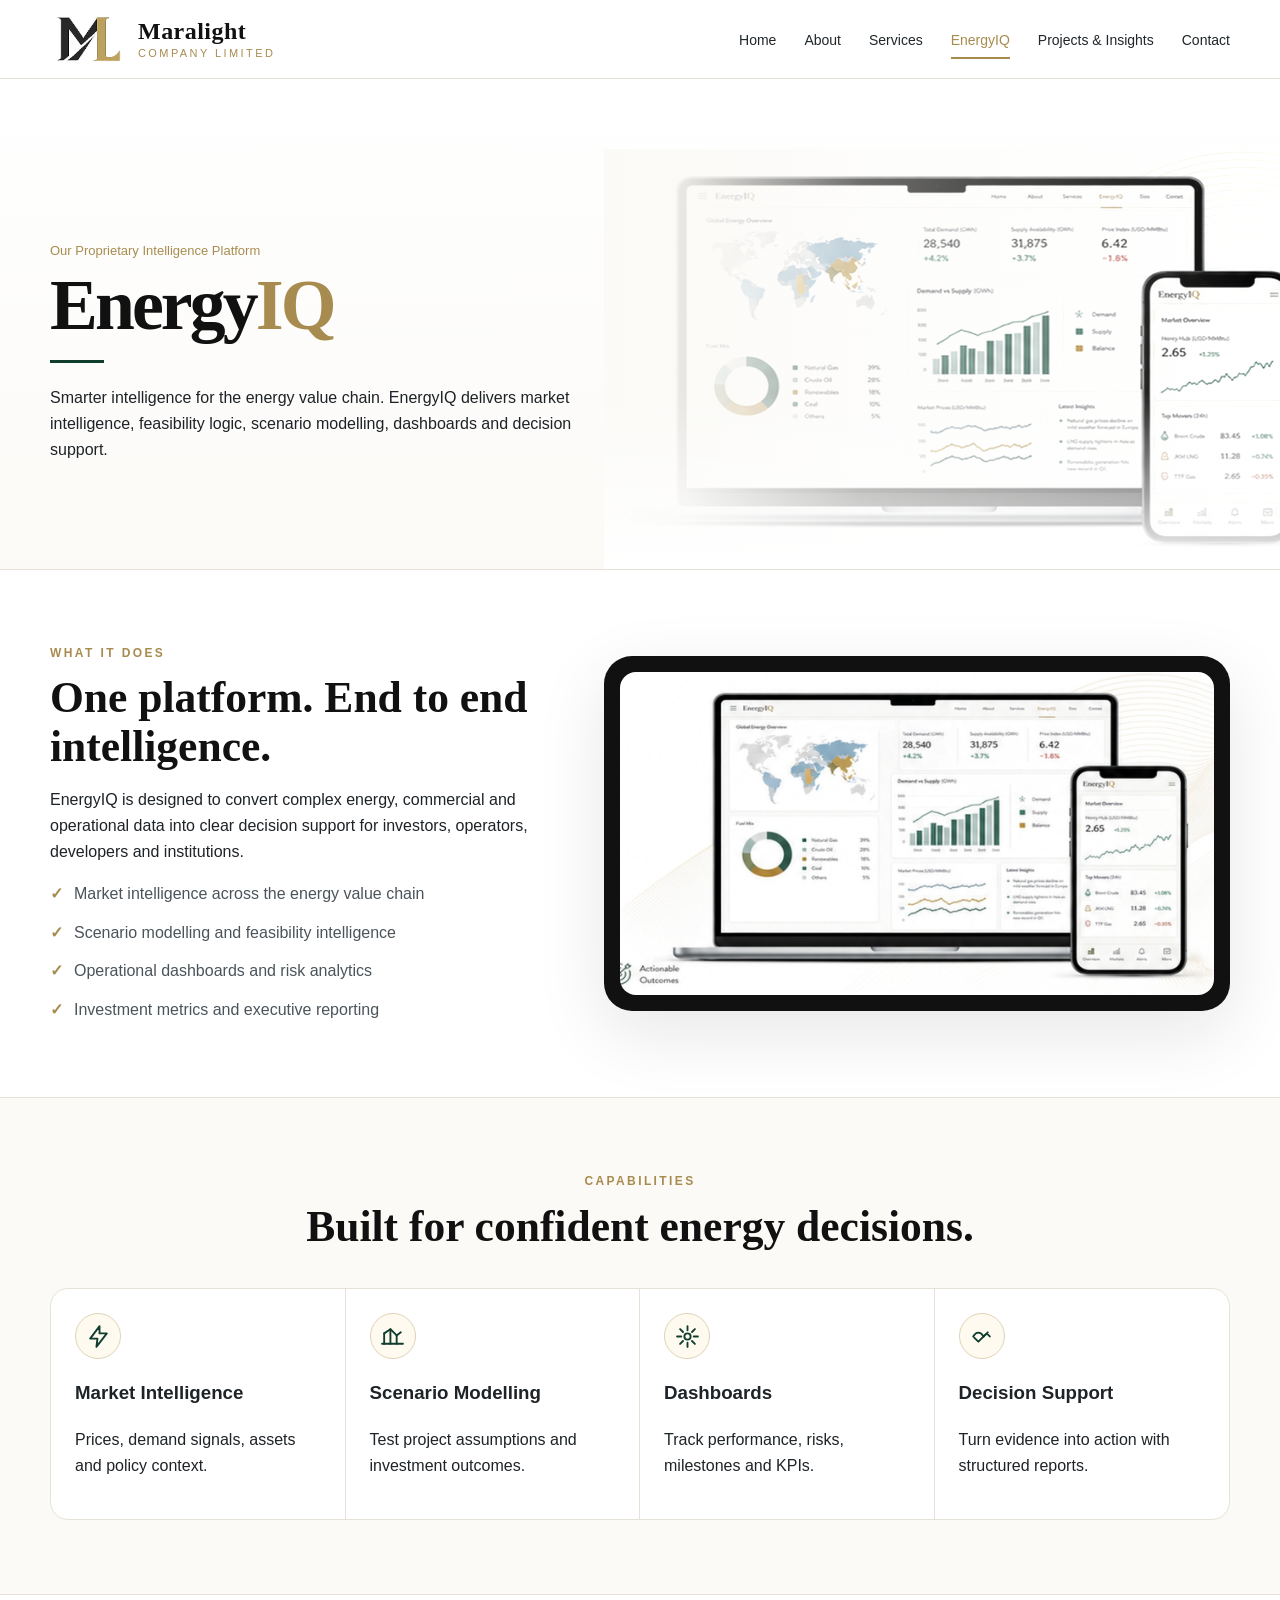
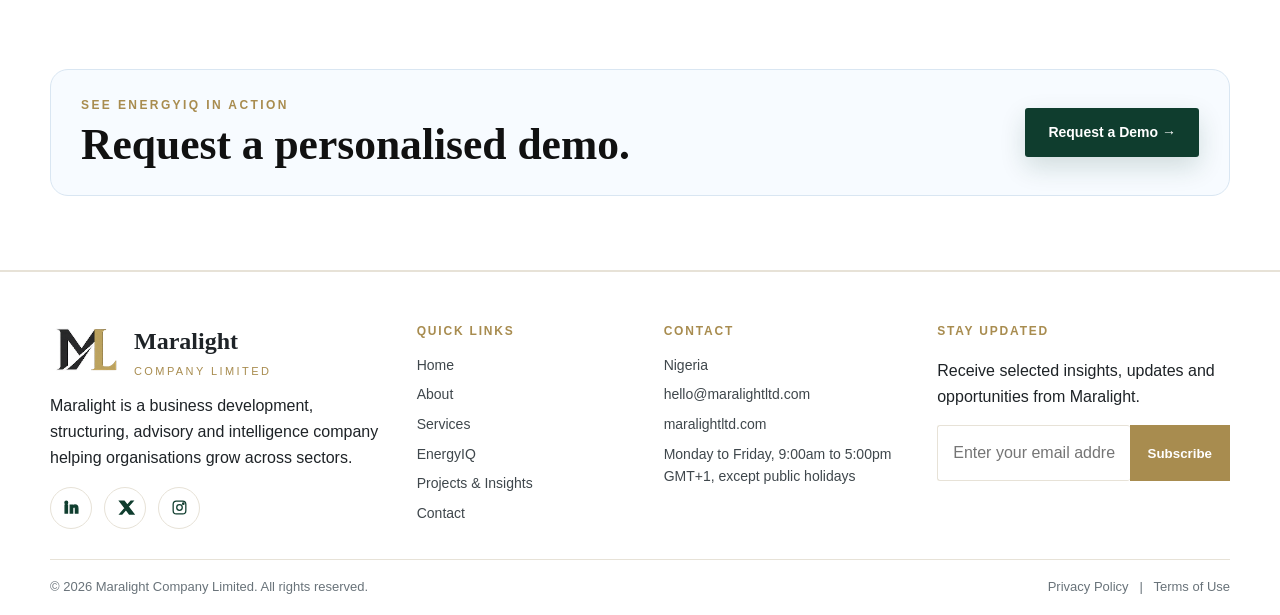
<file: energyiq/index.html>
<!doctype html><html lang="en"><head><meta charset="utf-8"><meta name="viewport" content="width=device-width, initial-scale=1"><title>EnergyIQ | Maralight Energy Intelligence Platform</title><meta name="description" content="EnergyIQ is Maralight’s proprietary platform for energy market intelligence, feasibility, dashboards and decision support."><link rel="canonical" href="https://maralightltd.com/energyiq/"><meta property="og:title" content="EnergyIQ | Maralight Energy Intelligence Platform"><meta property="og:description" content="EnergyIQ is Maralight’s proprietary platform for energy market intelligence, feasibility, dashboards and decision support."><meta property="og:type" content="website"><meta property="og:image" content="https://maralightltd.com/assets/img/maralight-logo.png"><link rel="icon" href="/favicon.ico"><link rel="apple-touch-icon" href="/favicon-180.png"><link rel="stylesheet" href="/assets/css/style.css"></head><body><a class="skip-link" href="#main">Skip to content</a><header class="site-header"><div class="container nav"><a class="brand" href="/" aria-label="Maralight Home"><img class="brand-logo" src="/assets/img/maralight-logo.png" alt="Maralight ML logo"><span class="brand-name"><strong>Maralight</strong><span>Company Limited</span></span></a><button class="nav-toggle" data-nav-toggle aria-expanded="false" aria-label="Toggle menu">Menu</button><nav class="nav-links" data-nav-links><a href="/">Home</a><a href="/about/">About</a><a href="/services/">Services</a><a class="active" href="/energyiq/">EnergyIQ</a><a href="/projects-insights/">Projects & Insights</a><a href="/contact/">Contact</a></nav></div></header><main id="main"><section class="mini-hero"><div class="container hero-grid"><div><div class="breadcrumb">Our Proprietary Intelligence Platform</div><h1 class="page-title">Energy<span class="gold">IQ</span></h1><div class="accent-line"></div><p>Smarter intelligence for the energy value chain. EnergyIQ delivers market intelligence, feasibility logic, scenario modelling, dashboards and decision support.</p></div><div class="hero-media"><img src="/assets/img/hero-energyiq.jpg" alt="EnergyIQ page visual"></div></div></section><section class="section"><div class="container energy-showcase"><div><div class="label">What It Does</div><h2 class="section-title">One platform. End to end intelligence.</h2><p>EnergyIQ is designed to convert complex energy, commercial and operational data into clear decision support for investors, operators, developers and institutions.</p><ul class="list-clean"><li>Market intelligence across the energy value chain</li><li>Scenario modelling and feasibility intelligence</li><li>Operational dashboards and risk analytics</li><li>Investment metrics and executive reporting</li></ul></div><div class="dashboard-frame"><img src="/assets/img/hero-energyiq.jpg" alt="EnergyIQ dashboard showcase"></div></div></section><section class="section section-soft"><div class="container"><div class="section-head"><div class="label">Capabilities</div><h2>Built for confident energy decisions.</h2></div><div class="features-strip"><div class="feature-cell"><span class="icon"><svg viewBox="0 0 24 24"><path d="M13 2L4 14h7l-1 8 10-13h-7l0-7Z"/></svg></span><h3>Market Intelligence</h3><p>Prices, demand signals, assets and policy context.</p></div><div class="feature-cell"><span class="icon"><svg viewBox="0 0 24 24"><path d="M4 19V9"/><path d="M10 19V5"/><path d="M16 19v-8"/><path d="M22 19H2"/><path d="M4 9l6-4 6 6 4-3"/></svg></span><h3>Scenario Modelling</h3><p>Test project assumptions and investment outcomes.</p></div><div class="feature-cell"><span class="icon"><svg viewBox="0 0 24 24"><circle cx="12" cy="12" r="3"/><path d="M12 2v4M12 18v4M2 12h4M18 12h4M4.9 4.9l2.8 2.8M16.3 16.3l2.8 2.8M19.1 4.9l-2.8 2.8M7.7 16.3l-2.8 2.8"/></svg></span><h3>Dashboards</h3><p>Track performance, risks, milestones and KPIs.</p></div><div class="feature-cell"><span class="icon"><svg viewBox="0 0 24 24"><path d="M4 12c3-5 7-5 10 0"/><path d="M14 12c2-3 4-3 6 0"/><path d="M5 13l4 4 9-9"/></svg></span><h3>Decision Support</h3><p>Turn evidence into action with structured reports.</p></div></div></div></section><section class="section"><div class="container"><div class="connect-band"><div><div class="label">See EnergyIQ in action</div><h2 class="section-title">Request a personalised demo.</h2><p>Discover how EnergyIQ can support feasibility, investment, reporting and operating decisions.</p></div><a class="btn btn-primary" href="/contact/">Request a Demo →</a></div></div></section></main><footer class="site-footer"><div class="container footer-grid"><div><div class="footer-brand"><img src="/assets/img/maralight-logo.png" alt="Maralight logo"><div><strong>Maralight</strong><div class="brand-name"><span>Company Limited</span></div></div></div><p>Maralight is a business development, structuring, advisory and intelligence company helping organisations grow across sectors.</p><div class="socials"><a href="/contact/" aria-label="LinkedIn"><svg viewBox="0 0 24 24" aria-hidden="true"><path d="M6.94 8.9H3.9v10.2h3.04V8.9ZM5.42 4.1a1.76 1.76 0 1 0 0 3.52 1.76 1.76 0 0 0 0-3.52ZM20.1 13.25c0-3.06-1.63-4.48-3.8-4.48-1.75 0-2.53.96-2.97 1.64V8.9h-2.92c.04.97 0 10.2 0 10.2h3.04v-5.7c0-.3.02-.61.11-.83.24-.61.78-1.25 1.69-1.25 1.19 0 1.67.95 1.67 2.33v5.45h3.18v-5.85Z"/></svg></a><a href="https://x.com/maralightltd" aria-label="X" target="_blank" rel="noopener noreferrer"><svg viewBox="0 0 24 24" aria-hidden="true"><path d="M18.9 3.8h2.6l-6.1 7 7.1 9.4h-5.6l-4.4-5.7-5 5.7H4.9l6.5-7.5-6.8-8.9h5.7l4 5.3 4.6-5.3Zm-.9 14.8h1.4L9.5 5.3H8L18 18.6Z"/></svg></a><a href="https://www.instagram.com/maralightltd" aria-label="Instagram" target="_blank" rel="noopener noreferrer"><svg viewBox="0 0 24 24" aria-hidden="true"><rect x="4" y="4" width="16" height="16" rx="4"/><circle cx="12" cy="12" r="3.5"/><circle cx="16.8" cy="7.2" r=".9"/></svg></a></div></div><div><div class="footer-title">Quick Links</div><div class="footer-links"><a href="/">Home</a><a href="/about/">About</a><a href="/services/">Services</a><a href="/energyiq/">EnergyIQ</a><a href="/projects-insights/">Projects & Insights</a><a href="/contact/">Contact</a></div></div><div><div class="footer-title">Contact</div><div class="footer-links"><span>Nigeria</span><a href="mailto:hello@maralightltd.com">hello@maralightltd.com</a><a href="https://maralightltd.com">maralightltd.com</a><span>Monday to Friday, 9:00am to 5:00pm GMT+1, except public holidays</span></div></div><div><div class="footer-title">Stay Updated</div><p>Receive selected insights, updates and opportunities from Maralight.</p><form class="newsletter" action="https://formspree.io/f/xbdbbzbl" method="POST"><input type="email" name="email" placeholder="Enter your email address" required><input type="hidden" name="form_type" value="Newsletter subscription"><button type="submit">Subscribe</button></form></div></div><div class="container subfooter"><span>© 2026 Maralight Company Limited. All rights reserved.</span><span>Privacy Policy &nbsp; | &nbsp; Terms of Use</span></div></footer><script src="/assets/js/main.js"></script></body></html>
</file>
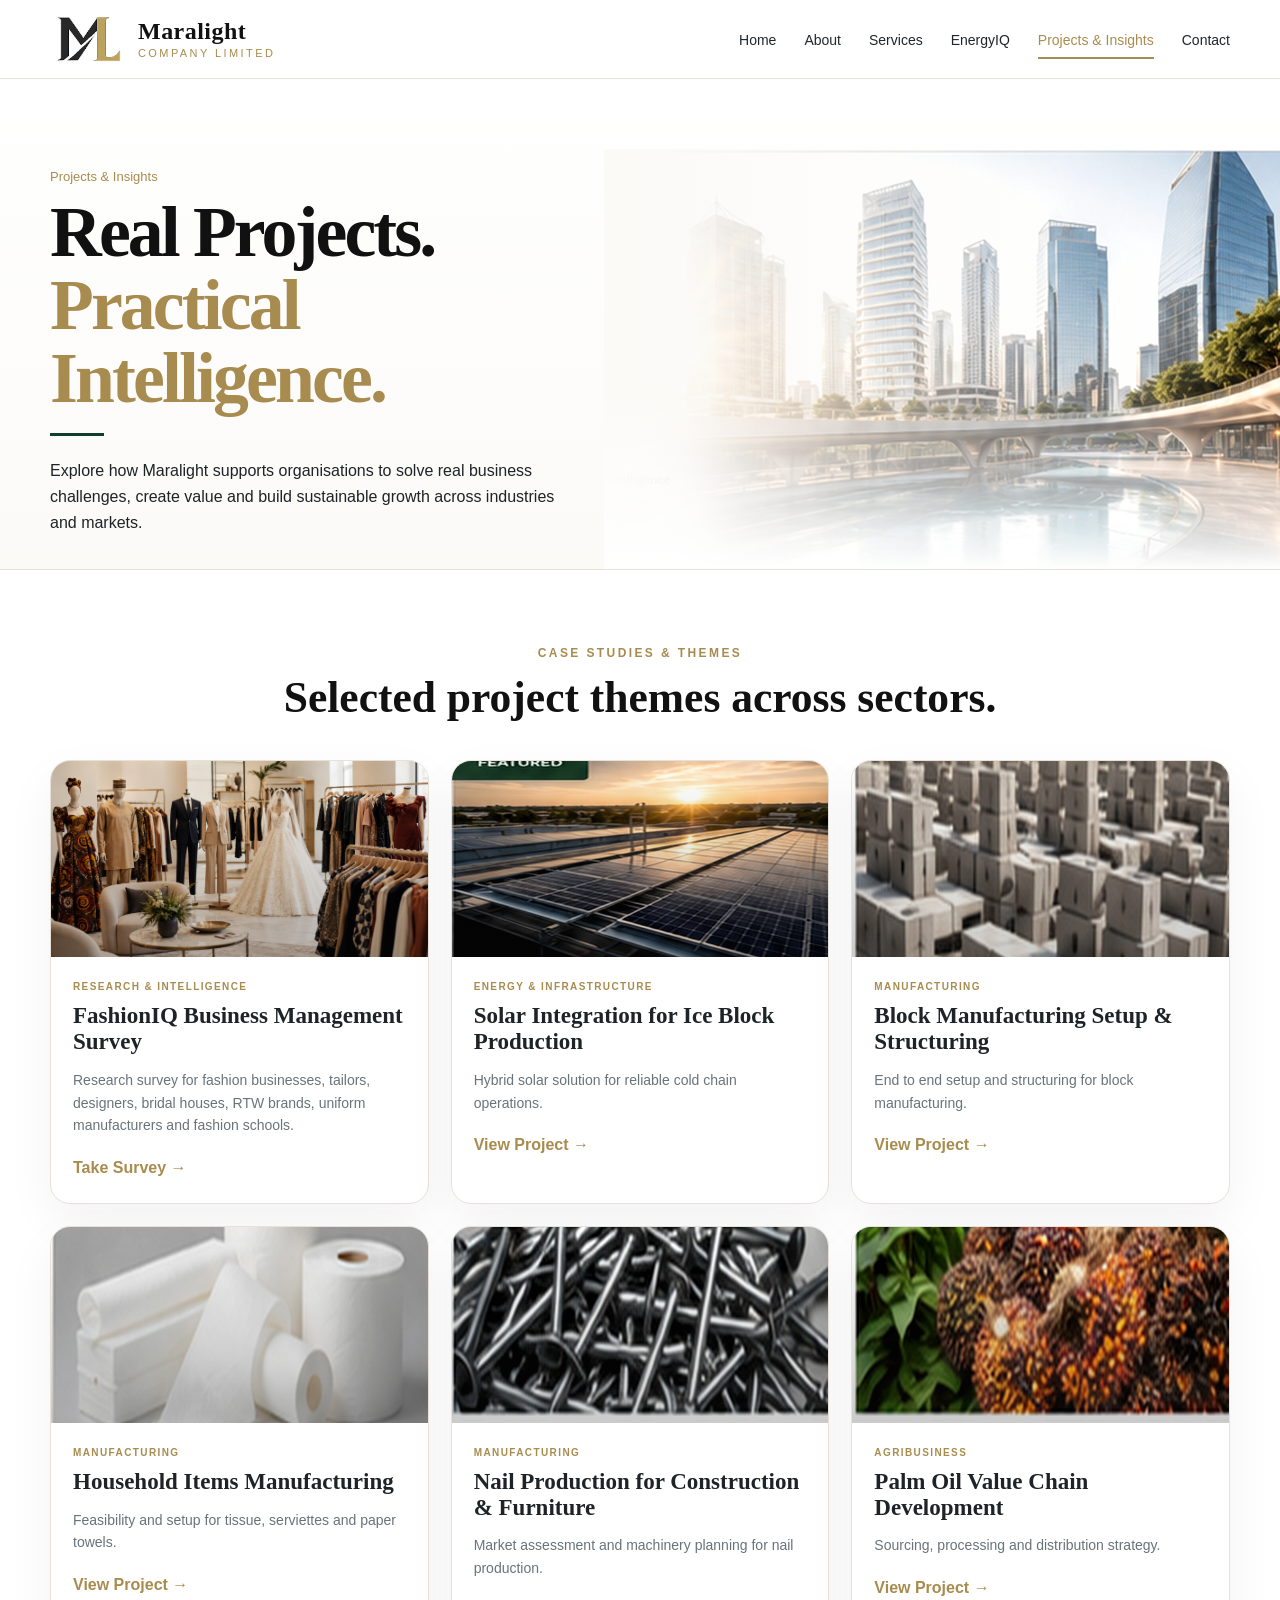
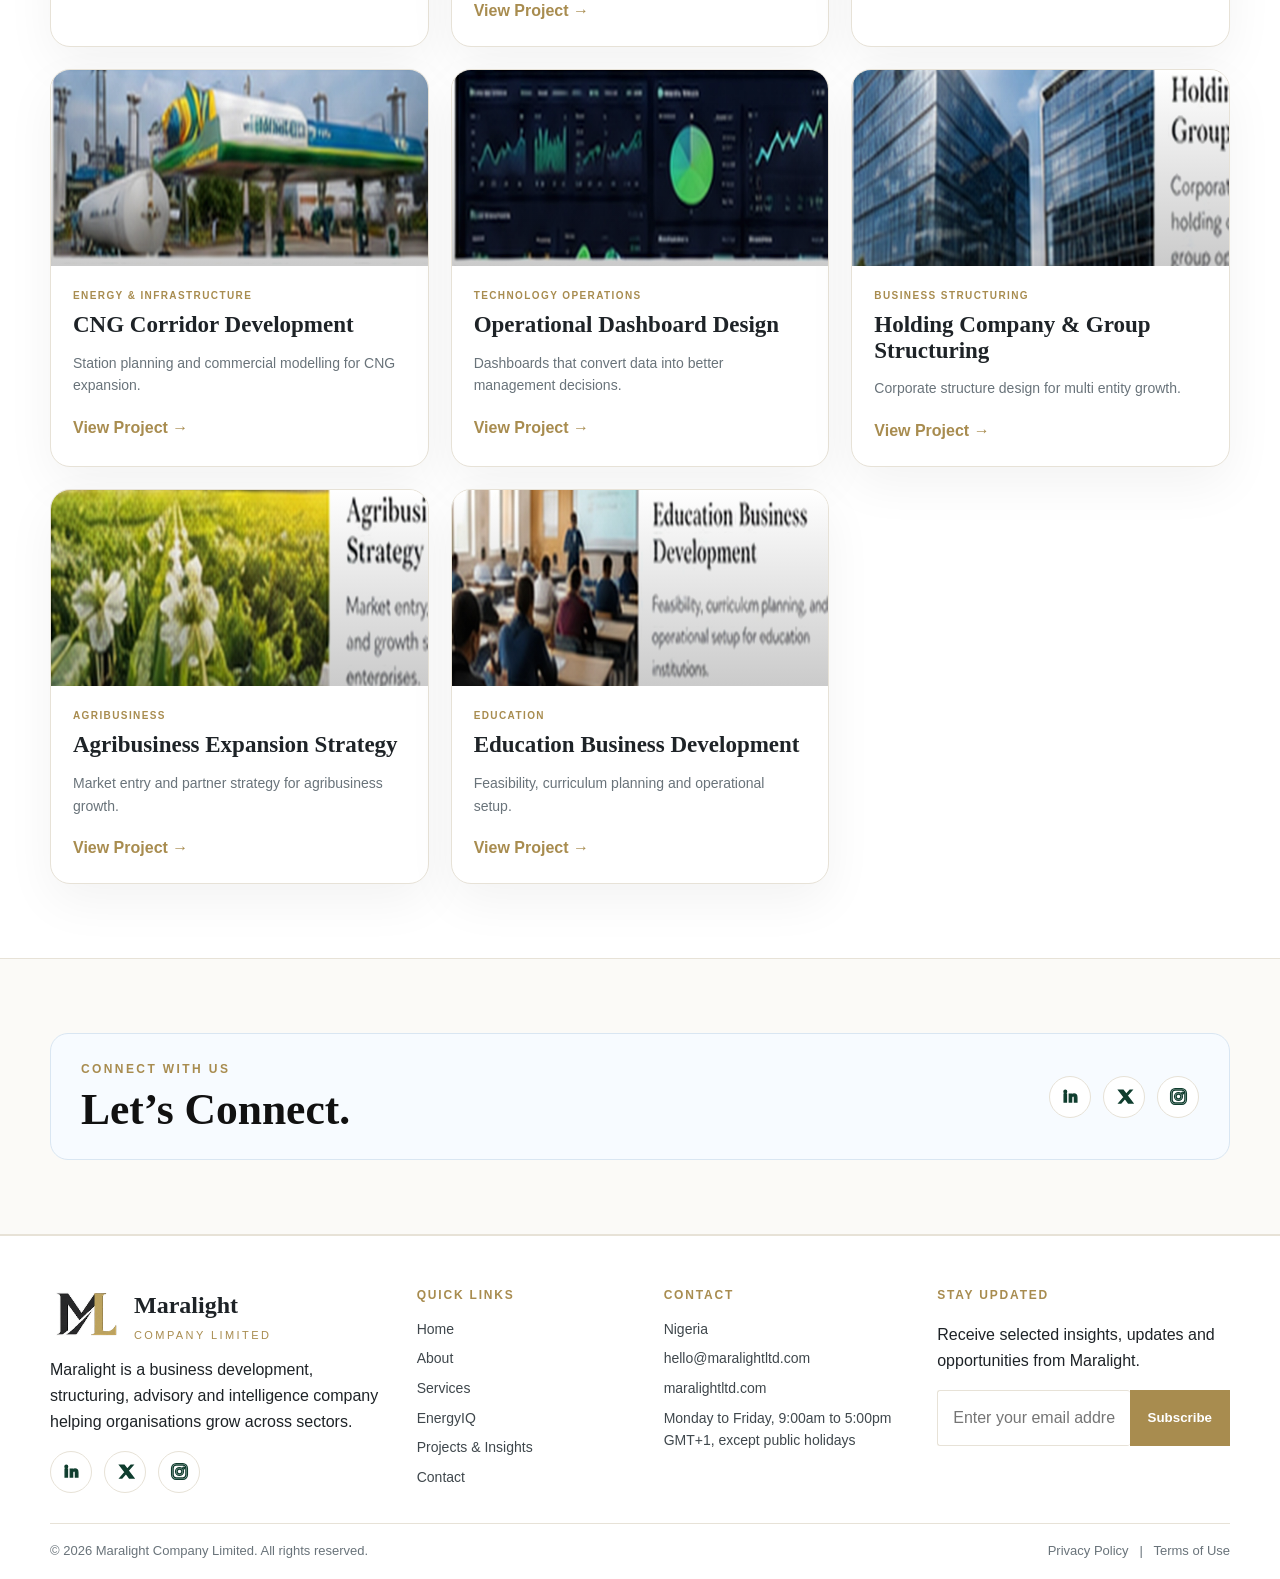
<file: projects-insights/index.html>
<!doctype html><html lang="en"><head><meta charset="utf-8"><meta name="viewport" content="width=device-width, initial-scale=1"><title>Projects & Insights | Maralight Company Limited</title><meta name="description" content="Selected project themes and practical insights across business development, manufacturing, energy, education and agribusiness."><link rel="canonical" href="https://maralightltd.com/projects-insights/"><meta property="og:title" content="Projects & Insights | Maralight Company Limited"><meta property="og:description" content="Selected project themes and practical insights across business development, manufacturing, energy, education and agribusiness."><meta property="og:type" content="website"><meta property="og:image" content="https://maralightltd.com/assets/img/maralight-logo.png"><link rel="icon" href="/favicon.ico"><link rel="apple-touch-icon" href="/favicon-180.png"><link rel="stylesheet" href="/assets/css/style.css"></head><body><a class="skip-link" href="#main">Skip to content</a><header class="site-header"><div class="container nav"><a class="brand" href="/" aria-label="Maralight Home"><img class="brand-logo" src="/assets/img/maralight-logo.png" alt="Maralight ML logo"><span class="brand-name"><strong>Maralight</strong><span>Company Limited</span></span></a><button class="nav-toggle" data-nav-toggle aria-expanded="false" aria-label="Toggle menu">Menu</button><nav class="nav-links" data-nav-links><a href="/">Home</a><a href="/about/">About</a><a href="/services/">Services</a><a href="/energyiq/">EnergyIQ</a><a class="active" href="/projects-insights/">Projects & Insights</a><a href="/contact/">Contact</a></nav></div></header><main id="main"><section class="mini-hero"><div class="container hero-grid"><div><div class="breadcrumb">Projects & Insights</div><h1 class="page-title">Real Projects. <span class="gold">Practical Intelligence.</span></h1><div class="accent-line"></div><p>Explore how Maralight supports organisations to solve real business challenges, create value and build sustainable growth across industries and markets.</p></div><div class="hero-media"><img src="/assets/img/hero-projects.jpg" alt="Projects & Insights page visual"></div></div></section><section class="section"><div class="container"><div class="section-head"><div class="label">Case Studies & Themes</div><h2>Selected project themes across sectors.</h2></div><div class="projects-grid"><article class="project-card"><a href="/projects-insights/fashioniq-survey/"><div class="project-image"><img src="/assets/img/fashioniq-survey-hero.png" alt="FashionIQ Business Management Survey"></div><div class="project-content"><div class="tag">Research & Intelligence</div><h3>FashionIQ Business Management Survey</h3><p>Research survey for fashion businesses, tailors, designers, bridal houses, RTW brands, uniform manufacturers and fashion schools.</p><div class="card-arrow">Take Survey →</div></div></a></article><article class="project-card"><a href="/projects-insights/solar-integration-for-ice-block-production/"><div class="project-image"><img src="/assets/img/project-solar.jpg" alt="Solar Integration for Ice Block Production"></div><div class="project-content"><div class="tag">Energy & Infrastructure</div><h3>Solar Integration for Ice Block Production</h3><p>Hybrid solar solution for reliable cold chain operations.</p><div class="card-arrow">View Project →</div></div></a></article><article class="project-card"><a href="/contact/"><div class="project-image"><img src="/assets/img/project-block.jpg" alt="Block Manufacturing Setup & Structuring"></div><div class="project-content"><div class="tag">Manufacturing</div><h3>Block Manufacturing Setup & Structuring</h3><p>End to end setup and structuring for block manufacturing.</p><div class="card-arrow">View Project →</div></div></a></article><article class="project-card"><a href="/contact/"><div class="project-image"><img src="/assets/img/project-household.jpg" alt="Household Items Manufacturing"></div><div class="project-content"><div class="tag">Manufacturing</div><h3>Household Items Manufacturing</h3><p>Feasibility and setup for tissue, serviettes and paper towels.</p><div class="card-arrow">View Project →</div></div></a></article><article class="project-card"><a href="/contact/"><div class="project-image"><img src="/assets/img/project-nails.jpg" alt="Nail Production for Construction & Furniture"></div><div class="project-content"><div class="tag">Manufacturing</div><h3>Nail Production for Construction & Furniture</h3><p>Market assessment and machinery planning for nail production.</p><div class="card-arrow">View Project →</div></div></a></article><article class="project-card"><a href="/contact/"><div class="project-image"><img src="/assets/img/project-palm.jpg" alt="Palm Oil Value Chain Development"></div><div class="project-content"><div class="tag">Agribusiness</div><h3>Palm Oil Value Chain Development</h3><p>Sourcing, processing and distribution strategy.</p><div class="card-arrow">View Project →</div></div></a></article><article class="project-card"><a href="/contact/"><div class="project-image"><img src="/assets/img/project-cng.jpg" alt="CNG Corridor Development"></div><div class="project-content"><div class="tag">Energy & Infrastructure</div><h3>CNG Corridor Development</h3><p>Station planning and commercial modelling for CNG expansion.</p><div class="card-arrow">View Project →</div></div></a></article><article class="project-card"><a href="/contact/"><div class="project-image"><img src="/assets/img/project-dashboard.jpg" alt="Operational Dashboard Design"></div><div class="project-content"><div class="tag">Technology Operations</div><h3>Operational Dashboard Design</h3><p>Dashboards that convert data into better management decisions.</p><div class="card-arrow">View Project →</div></div></a></article><article class="project-card"><a href="/contact/"><div class="project-image"><img src="/assets/img/project-holding.jpg" alt="Holding Company & Group Structuring"></div><div class="project-content"><div class="tag">Business Structuring</div><h3>Holding Company & Group Structuring</h3><p>Corporate structure design for multi entity growth.</p><div class="card-arrow">View Project →</div></div></a></article><article class="project-card"><a href="/contact/"><div class="project-image"><img src="/assets/img/project-agri.jpg" alt="Agribusiness Expansion Strategy"></div><div class="project-content"><div class="tag">Agribusiness</div><h3>Agribusiness Expansion Strategy</h3><p>Market entry and partner strategy for agribusiness growth.</p><div class="card-arrow">View Project →</div></div></a></article><article class="project-card"><a href="/contact/"><div class="project-image"><img src="/assets/img/project-education.jpg" alt="Education Business Development"></div><div class="project-content"><div class="tag">Education</div><h3>Education Business Development</h3><p>Feasibility, curriculum planning and operational setup.</p><div class="card-arrow">View Project →</div></div></a></article></div></div></section><section class="section section-soft"><div class="container"><div class="connect-band"><div><div class="label">Connect With Us</div><h2 class="section-title">Let’s Connect.</h2></div><div class="socials"><a href="/contact/" aria-label="LinkedIn"><svg viewBox="0 0 24 24" aria-hidden="true"><path d="M6.94 8.9H3.9v10.2h3.04V8.9ZM5.42 4.1a1.76 1.76 0 1 0 0 3.52 1.76 1.76 0 0 0 0-3.52ZM20.1 13.25c0-3.06-1.63-4.48-3.8-4.48-1.75 0-2.53.96-2.97 1.64V8.9h-2.92c.04.97 0 10.2 0 10.2h3.04v-5.7c0-.3.02-.61.11-.83.24-.61.78-1.25 1.69-1.25 1.19 0 1.67.95 1.67 2.33v5.45h3.18v-5.85Z"/></svg></a><a href="https://x.com/maralightltd" aria-label="X" target="_blank" rel="noopener noreferrer"><svg viewBox="0 0 24 24" aria-hidden="true"><path d="M18.9 3.8h2.6l-6.1 7 7.1 9.4h-5.6l-4.4-5.7-5 5.7H4.9l6.5-7.5-6.8-8.9h5.7l4 5.3 4.6-5.3Zm-.9 14.8h1.4L9.5 5.3H8L18 18.6Z"/></svg></a><a href="https://www.instagram.com/maralightltd" aria-label="Instagram" target="_blank" rel="noopener noreferrer"><svg viewBox="0 0 24 24" aria-hidden="true"><path d="M7.75 2h8.5A5.76 5.76 0 0 1 22 7.75v8.5A5.76 5.76 0 0 1 16.25 22h-8.5A5.76 5.76 0 0 1 2 16.25v-8.5A5.76 5.76 0 0 1 7.75 2Zm0 2A3.75 3.75 0 0 0 4 7.75v8.5A3.75 3.75 0 0 0 7.75 20h8.5A3.75 3.75 0 0 0 20 16.25v-8.5A3.75 3.75 0 0 0 16.25 4h-8.5ZM12 7a5 5 0 1 1 0 10 5 5 0 0 1 0-10Zm0 2a3 3 0 1 0 0 6 3 3 0 0 0 0-6Zm5.25-2.55a1.2 1.2 0 1 1 0 2.4 1.2 1.2 0 0 1 0-2.4Z"/></svg></a></div></div></div></section></main><footer class="site-footer"><div class="container footer-grid"><div><div class="footer-brand"><img src="/assets/img/maralight-logo.png" alt="Maralight logo"><div><strong>Maralight</strong><div class="brand-name"><span>Company Limited</span></div></div></div><p>Maralight is a business development, structuring, advisory and intelligence company helping organisations grow across sectors.</p><div class="socials"><a href="/contact/" aria-label="LinkedIn"><svg viewBox="0 0 24 24" aria-hidden="true"><path d="M6.94 8.9H3.9v10.2h3.04V8.9ZM5.42 4.1a1.76 1.76 0 1 0 0 3.52 1.76 1.76 0 0 0 0-3.52ZM20.1 13.25c0-3.06-1.63-4.48-3.8-4.48-1.75 0-2.53.96-2.97 1.64V8.9h-2.92c.04.97 0 10.2 0 10.2h3.04v-5.7c0-.3.02-.61.11-.83.24-.61.78-1.25 1.69-1.25 1.19 0 1.67.95 1.67 2.33v5.45h3.18v-5.85Z"/></svg></a><a href="https://x.com/maralightltd" aria-label="X" target="_blank" rel="noopener noreferrer"><svg viewBox="0 0 24 24" aria-hidden="true"><path d="M18.9 3.8h2.6l-6.1 7 7.1 9.4h-5.6l-4.4-5.7-5 5.7H4.9l6.5-7.5-6.8-8.9h5.7l4 5.3 4.6-5.3Zm-.9 14.8h1.4L9.5 5.3H8L18 18.6Z"/></svg></a><a href="https://www.instagram.com/maralightltd" aria-label="Instagram" target="_blank" rel="noopener noreferrer"><svg viewBox="0 0 24 24" aria-hidden="true"><path d="M7.75 2h8.5A5.76 5.76 0 0 1 22 7.75v8.5A5.76 5.76 0 0 1 16.25 22h-8.5A5.76 5.76 0 0 1 2 16.25v-8.5A5.76 5.76 0 0 1 7.75 2Zm0 2A3.75 3.75 0 0 0 4 7.75v8.5A3.75 3.75 0 0 0 7.75 20h8.5A3.75 3.75 0 0 0 20 16.25v-8.5A3.75 3.75 0 0 0 16.25 4h-8.5ZM12 7a5 5 0 1 1 0 10 5 5 0 0 1 0-10Zm0 2a3 3 0 1 0 0 6 3 3 0 0 0 0-6Zm5.25-2.55a1.2 1.2 0 1 1 0 2.4 1.2 1.2 0 0 1 0-2.4Z"/></svg></a></div></div><div><div class="footer-title">Quick Links</div><div class="footer-links"><a href="/">Home</a><a href="/about/">About</a><a href="/services/">Services</a><a href="/energyiq/">EnergyIQ</a><a href="/projects-insights/">Projects & Insights</a><a href="/contact/">Contact</a></div></div><div><div class="footer-title">Contact</div><div class="footer-links"><span>Nigeria</span><a href="mailto:hello@maralightltd.com">hello@maralightltd.com</a><a href="https://maralightltd.com">maralightltd.com</a><span>Monday to Friday, 9:00am to 5:00pm GMT+1, except public holidays</span></div></div><div><div class="footer-title">Stay Updated</div><p>Receive selected insights, updates and opportunities from Maralight.</p><form class="newsletter" action="https://formspree.io/f/xbdbbzbl" method="POST"><input type="email" name="email" placeholder="Enter your email address" required><input type="hidden" name="form_type" value="Newsletter subscription"><button type="submit">Subscribe</button></form></div></div><div class="container subfooter"><span>© 2026 Maralight Company Limited. All rights reserved.</span><span>Privacy Policy &nbsp; | &nbsp; Terms of Use</span></div></footer><script src="/assets/js/main.js"></script></body></html>
</file>
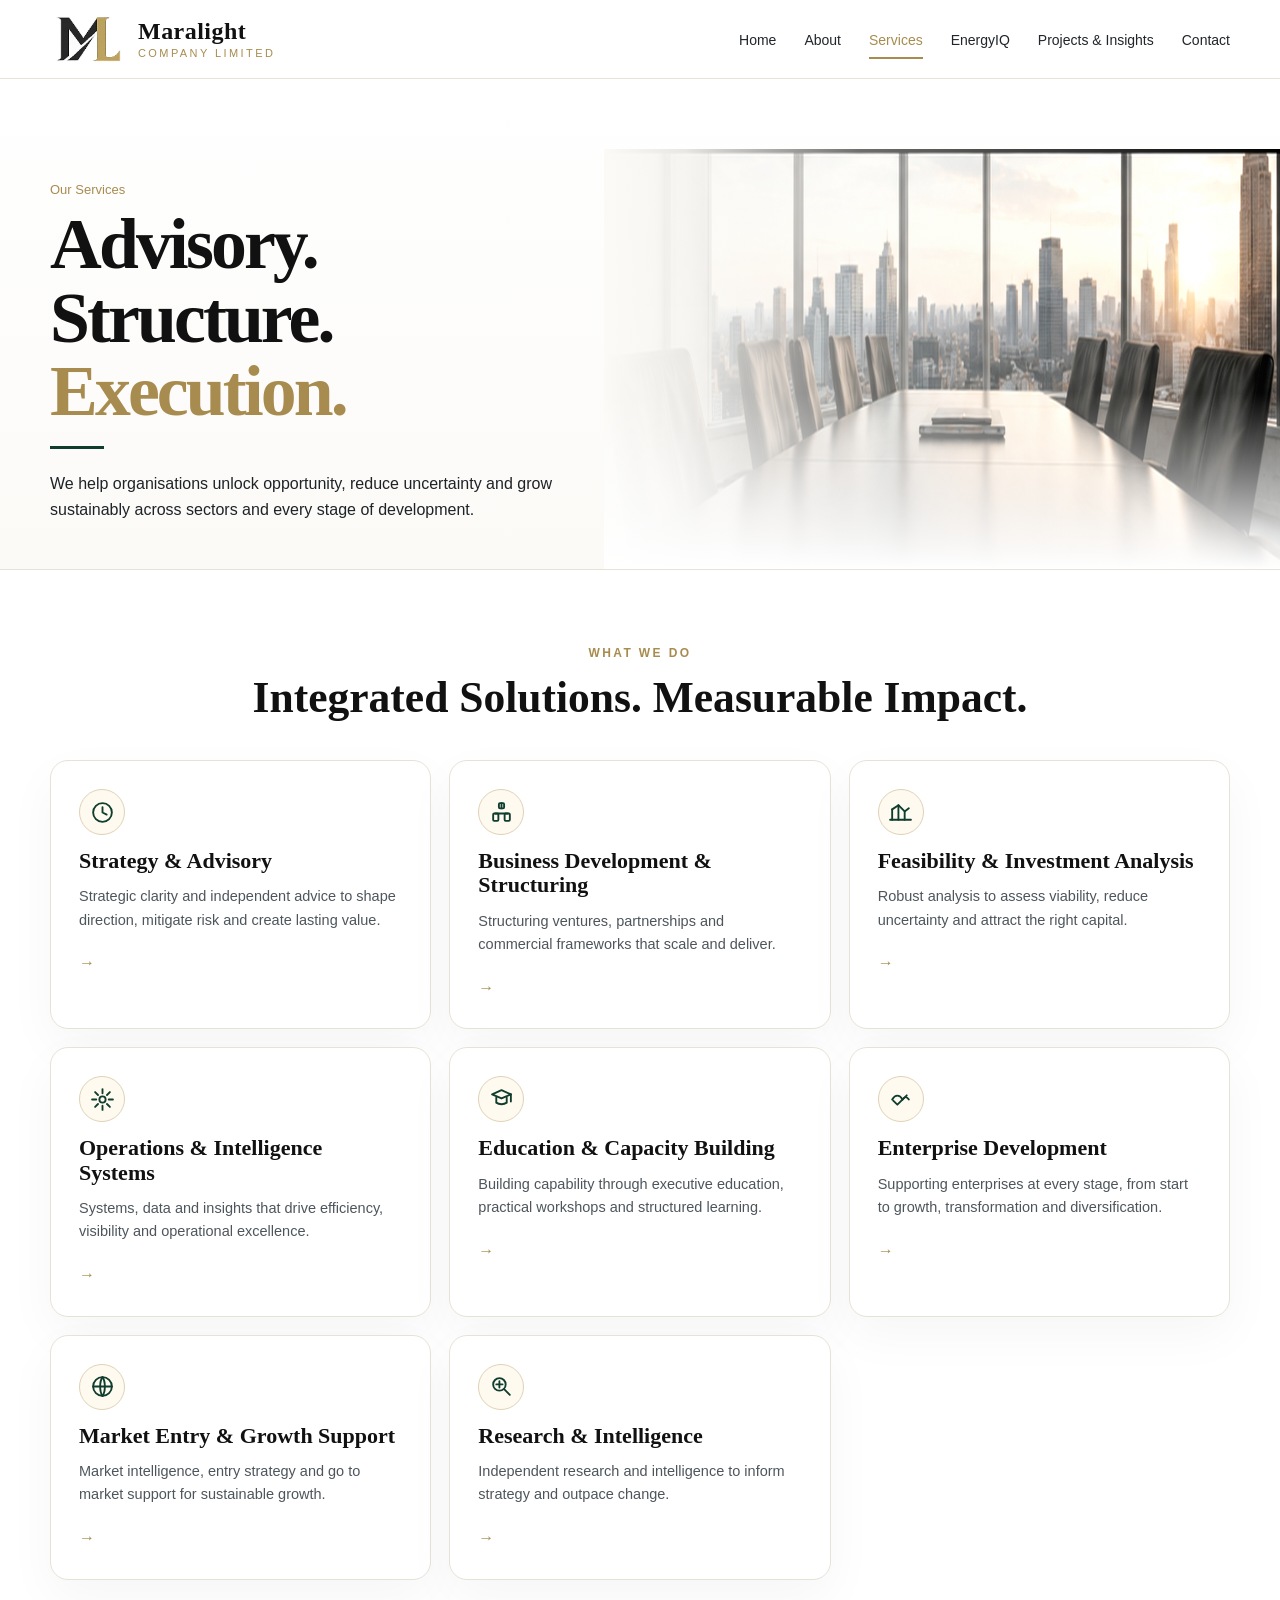
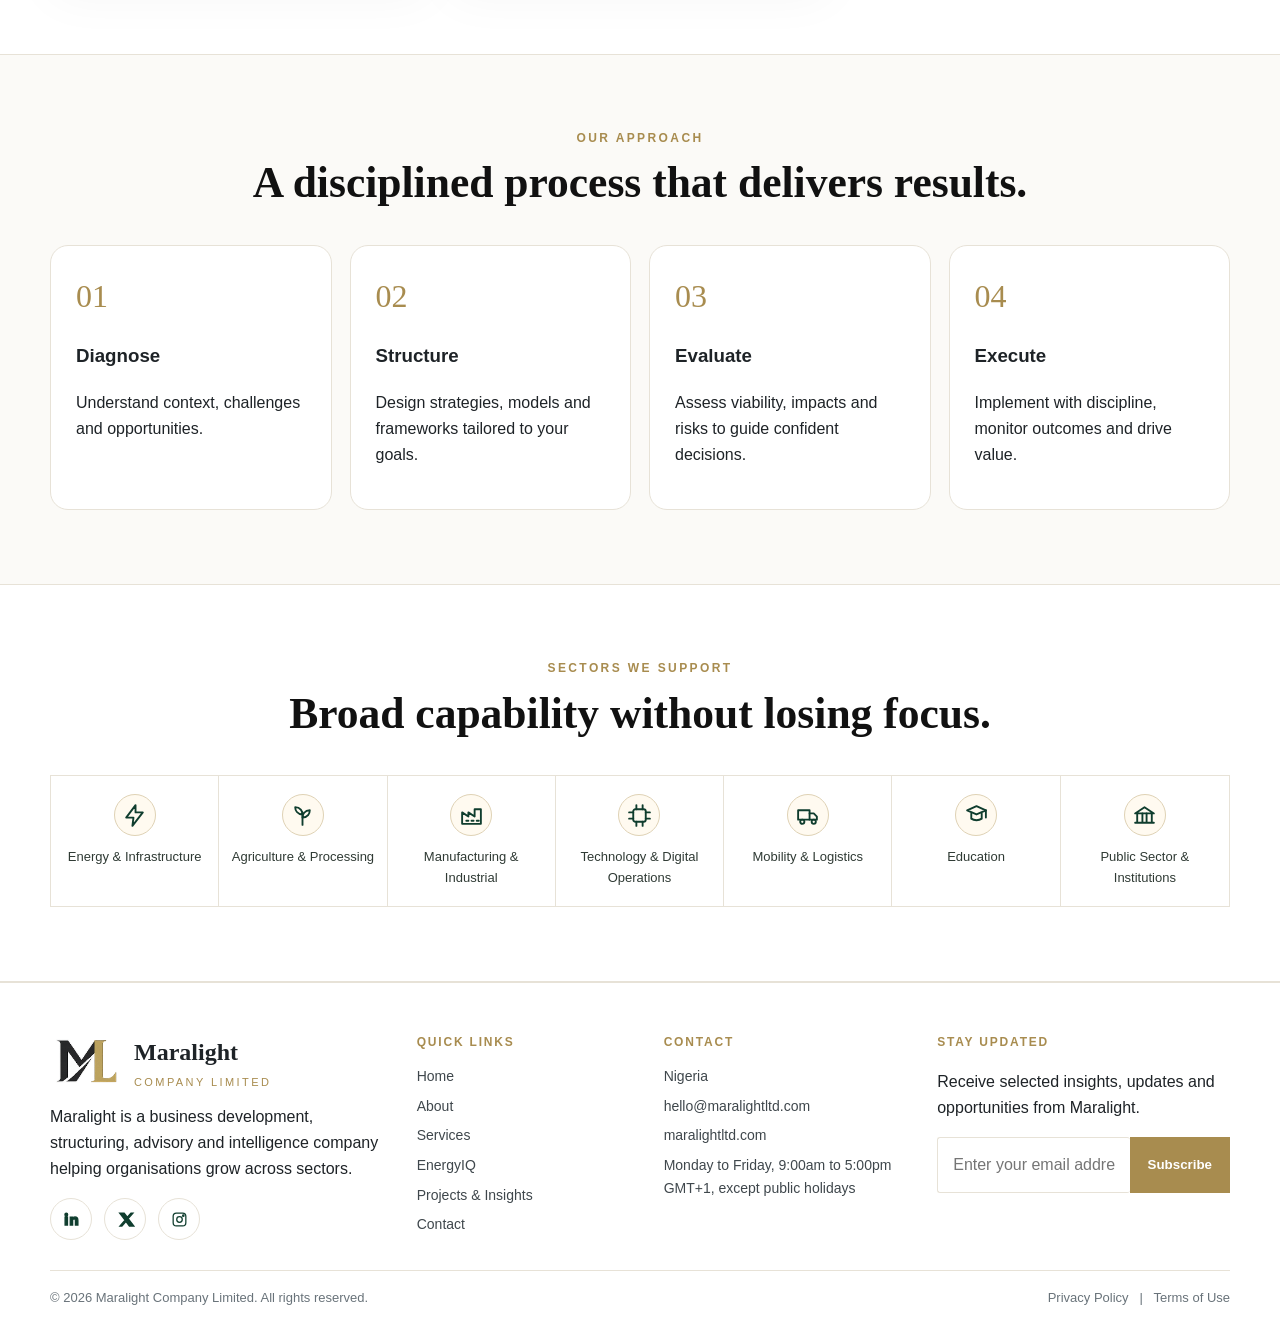
<file: services/index.html>
<!doctype html><html lang="en"><head><meta charset="utf-8"><meta name="viewport" content="width=device-width, initial-scale=1"><title>Maralight Services | Advisory, Structuring and Business Development</title><meta name="description" content="Maralight services include strategy, business development, feasibility, education, enterprise development and intelligence systems."><link rel="canonical" href="https://maralightltd.com/services/"><meta property="og:title" content="Maralight Services | Advisory, Structuring and Business Development"><meta property="og:description" content="Maralight services include strategy, business development, feasibility, education, enterprise development and intelligence systems."><meta property="og:type" content="website"><meta property="og:image" content="https://maralightltd.com/assets/img/maralight-logo.png"><link rel="icon" href="/favicon.ico"><link rel="apple-touch-icon" href="/favicon-180.png"><link rel="stylesheet" href="/assets/css/style.css"></head><body><a class="skip-link" href="#main">Skip to content</a><header class="site-header"><div class="container nav"><a class="brand" href="/" aria-label="Maralight Home"><img class="brand-logo" src="/assets/img/maralight-logo.png" alt="Maralight ML logo"><span class="brand-name"><strong>Maralight</strong><span>Company Limited</span></span></a><button class="nav-toggle" data-nav-toggle aria-expanded="false" aria-label="Toggle menu">Menu</button><nav class="nav-links" data-nav-links><a href="/">Home</a><a href="/about/">About</a><a class="active" href="/services/">Services</a><a href="/energyiq/">EnergyIQ</a><a href="/projects-insights/">Projects & Insights</a><a href="/contact/">Contact</a></nav></div></header><main id="main"><section class="mini-hero"><div class="container hero-grid"><div><div class="breadcrumb">Our Services</div><h1 class="page-title">Advisory. Structure. <span class="gold">Execution.</span></h1><div class="accent-line"></div><p>We help organisations unlock opportunity, reduce uncertainty and grow sustainably across sectors and every stage of development.</p></div><div class="hero-media"><img src="/assets/img/hero-services.jpg" alt="Services page visual"></div></div></section><section class="section"><div class="container"><div class="section-head"><div class="label">What We Do</div><h2>Integrated Solutions. Measurable Impact.</h2></div><div class="cards six"><article class="card"><span class="icon"><svg viewBox="0 0 24 24"><circle cx="12" cy="12" r="9"/><path d="M12 7v5l4 2"/></svg></span><h3>Strategy & Advisory</h3><p>Strategic clarity and independent advice to shape direction, mitigate risk and create lasting value.</p><div class="card-arrow">→</div></article><article class="card"><span class="icon"><svg viewBox="0 0 24 24"><path d="M12 3v5"/><path d="M6 13h12"/><rect x="4" y="13" width="5" height="7" rx="1"/><rect x="15" y="13" width="5" height="7" rx="1"/><rect x="9.5" y="3" width="5" height="5" rx="1"/></svg></span><h3>Business Development & Structuring</h3><p>Structuring ventures, partnerships and commercial frameworks that scale and deliver.</p><div class="card-arrow">→</div></article><article class="card"><span class="icon"><svg viewBox="0 0 24 24"><path d="M4 19V9"/><path d="M10 19V5"/><path d="M16 19v-8"/><path d="M22 19H2"/><path d="M4 9l6-4 6 6 4-3"/></svg></span><h3>Feasibility & Investment Analysis</h3><p>Robust analysis to assess viability, reduce uncertainty and attract the right capital.</p><div class="card-arrow">→</div></article><article class="card"><span class="icon"><svg viewBox="0 0 24 24"><circle cx="12" cy="12" r="3"/><path d="M12 2v4M12 18v4M2 12h4M18 12h4M4.9 4.9l2.8 2.8M16.3 16.3l2.8 2.8M19.1 4.9l-2.8 2.8M7.7 16.3l-2.8 2.8"/></svg></span><h3>Operations & Intelligence Systems</h3><p>Systems, data and insights that drive efficiency, visibility and operational excellence.</p><div class="card-arrow">→</div></article><article class="card"><span class="icon"><svg viewBox="0 0 24 24"><path d="M3 7l9-4 9 4-9 4-9-4Z"/><path d="M7 10v5c2.7 2 7.3 2 10 0v-5"/><path d="M21 7v7"/></svg></span><h3>Education & Capacity Building</h3><p>Building capability through executive education, practical workshops and structured learning.</p><div class="card-arrow">→</div></article><article class="card"><span class="icon"><svg viewBox="0 0 24 24"><path d="M4 12c3-5 7-5 10 0"/><path d="M14 12c2-3 4-3 6 0"/><path d="M5 13l4 4 9-9"/></svg></span><h3>Enterprise Development</h3><p>Supporting enterprises at every stage, from start to growth, transformation and diversification.</p><div class="card-arrow">→</div></article><article class="card"><span class="icon"><svg viewBox="0 0 24 24"><circle cx="12" cy="12" r="9"/><path d="M3 12h18"/><path d="M12 3c3 4 3 14 0 18"/><path d="M12 3c-3 4-3 14 0 18"/></svg></span><h3>Market Entry & Growth Support</h3><p>Market intelligence, entry strategy and go to market support for sustainable growth.</p><div class="card-arrow">→</div></article><article class="card"><span class="icon"><svg viewBox="0 0 24 24"><circle cx="10" cy="10" r="6"/><path d="M15 15l5 5"/><path d="M7 10h6M10 7v6"/></svg></span><h3>Research & Intelligence</h3><p>Independent research and intelligence to inform strategy and outpace change.</p><div class="card-arrow">→</div></article></div></div></section><section class="section section-soft"><div class="container"><div class="section-head"><div class="label">Our Approach</div><h2>A disciplined process that delivers results.</h2></div><div class="process"><div class="step"><div class="step-num">01</div><h3>Diagnose</h3><p>Understand context, challenges and opportunities.</p></div><div class="step"><div class="step-num">02</div><h3>Structure</h3><p>Design strategies, models and frameworks tailored to your goals.</p></div><div class="step"><div class="step-num">03</div><h3>Evaluate</h3><p>Assess viability, impacts and risks to guide confident decisions.</p></div><div class="step"><div class="step-num">04</div><h3>Execute</h3><p>Implement with discipline, monitor outcomes and drive value.</p></div></div></div></section><section class="section"><div class="container"><div class="section-head"><div class="label">Sectors We Support</div><h2>Broad capability without losing focus.</h2></div><div class="sector-row"><div class="sector"><span class="icon"><svg viewBox="0 0 24 24"><path d="M13 2L4 14h7l-1 8 10-13h-7l0-7Z"/></svg></span><div>Energy & Infrastructure</div></div><div class="sector"><span class="icon"><svg viewBox="0 0 24 24"><path d="M12 21V9"/><path d="M12 11c-5 0-7-4-7-7 5 0 7 4 7 7Z"/><path d="M12 14c5 0 7-4 7-7-5 0-7 4-7 7Z"/></svg></span><div>Agriculture & Processing</div></div><div class="sector"><span class="icon"><svg viewBox="0 0 24 24"><path d="M3 20V9l6 4V9l6 4V6h6v14H3Z"/><path d="M7 17h2M12 17h2M17 17h2"/></svg></span><div>Manufacturing & Industrial</div></div><div class="sector"><span class="icon"><svg viewBox="0 0 24 24"><rect x="6" y="6" width="12" height="12" rx="2"/><path d="M9 2v4M15 2v4M9 18v4M15 18v4M2 9h4M2 15h4M18 9h4M18 15h4"/></svg></span><div>Technology & Digital Operations</div></div><div class="sector"><span class="icon"><svg viewBox="0 0 24 24"><path d="M3 7h11v9H3z"/><path d="M14 10h4l3 3v3h-7"/><circle cx="7" cy="18" r="2"/><circle cx="18" cy="18" r="2"/></svg></span><div>Mobility & Logistics</div></div><div class="sector"><span class="icon"><svg viewBox="0 0 24 24"><path d="M3 7l9-4 9 4-9 4-9-4Z"/><path d="M7 10v5c2.7 2 7.3 2 10 0v-5"/><path d="M21 7v7"/></svg></span><div>Education</div></div><div class="sector"><span class="icon"><svg viewBox="0 0 24 24"><path d="M3 10h18L12 4 3 10Z"/><path d="M5 10v9M10 10v9M14 10v9M19 10v9M3 19h18"/></svg></span><div>Public Sector & Institutions</div></div></div></div></section></main><footer class="site-footer"><div class="container footer-grid"><div><div class="footer-brand"><img src="/assets/img/maralight-logo.png" alt="Maralight logo"><div><strong>Maralight</strong><div class="brand-name"><span>Company Limited</span></div></div></div><p>Maralight is a business development, structuring, advisory and intelligence company helping organisations grow across sectors.</p><div class="socials"><a href="/contact/" aria-label="LinkedIn"><svg viewBox="0 0 24 24" aria-hidden="true"><path d="M6.94 8.9H3.9v10.2h3.04V8.9ZM5.42 4.1a1.76 1.76 0 1 0 0 3.52 1.76 1.76 0 0 0 0-3.52ZM20.1 13.25c0-3.06-1.63-4.48-3.8-4.48-1.75 0-2.53.96-2.97 1.64V8.9h-2.92c.04.97 0 10.2 0 10.2h3.04v-5.7c0-.3.02-.61.11-.83.24-.61.78-1.25 1.69-1.25 1.19 0 1.67.95 1.67 2.33v5.45h3.18v-5.85Z"/></svg></a><a href="https://x.com/maralightltd" aria-label="X" target="_blank" rel="noopener noreferrer"><svg viewBox="0 0 24 24" aria-hidden="true"><path d="M18.9 3.8h2.6l-6.1 7 7.1 9.4h-5.6l-4.4-5.7-5 5.7H4.9l6.5-7.5-6.8-8.9h5.7l4 5.3 4.6-5.3Zm-.9 14.8h1.4L9.5 5.3H8L18 18.6Z"/></svg></a><a href="https://www.instagram.com/maralightltd" aria-label="Instagram" target="_blank" rel="noopener noreferrer"><svg viewBox="0 0 24 24" aria-hidden="true"><rect x="4" y="4" width="16" height="16" rx="4"/><circle cx="12" cy="12" r="3.5"/><circle cx="16.8" cy="7.2" r=".9"/></svg></a></div></div><div><div class="footer-title">Quick Links</div><div class="footer-links"><a href="/">Home</a><a href="/about/">About</a><a href="/services/">Services</a><a href="/energyiq/">EnergyIQ</a><a href="/projects-insights/">Projects & Insights</a><a href="/contact/">Contact</a></div></div><div><div class="footer-title">Contact</div><div class="footer-links"><span>Nigeria</span><a href="mailto:hello@maralightltd.com">hello@maralightltd.com</a><a href="https://maralightltd.com">maralightltd.com</a><span>Monday to Friday, 9:00am to 5:00pm GMT+1, except public holidays</span></div></div><div><div class="footer-title">Stay Updated</div><p>Receive selected insights, updates and opportunities from Maralight.</p><form class="newsletter" action="https://formspree.io/f/xbdbbzbl" method="POST"><input type="email" name="email" placeholder="Enter your email address" required><input type="hidden" name="form_type" value="Newsletter subscription"><button type="submit">Subscribe</button></form></div></div><div class="container subfooter"><span>© 2026 Maralight Company Limited. All rights reserved.</span><span>Privacy Policy &nbsp; | &nbsp; Terms of Use</span></div></footer><script src="/assets/js/main.js"></script></body></html>
</file>
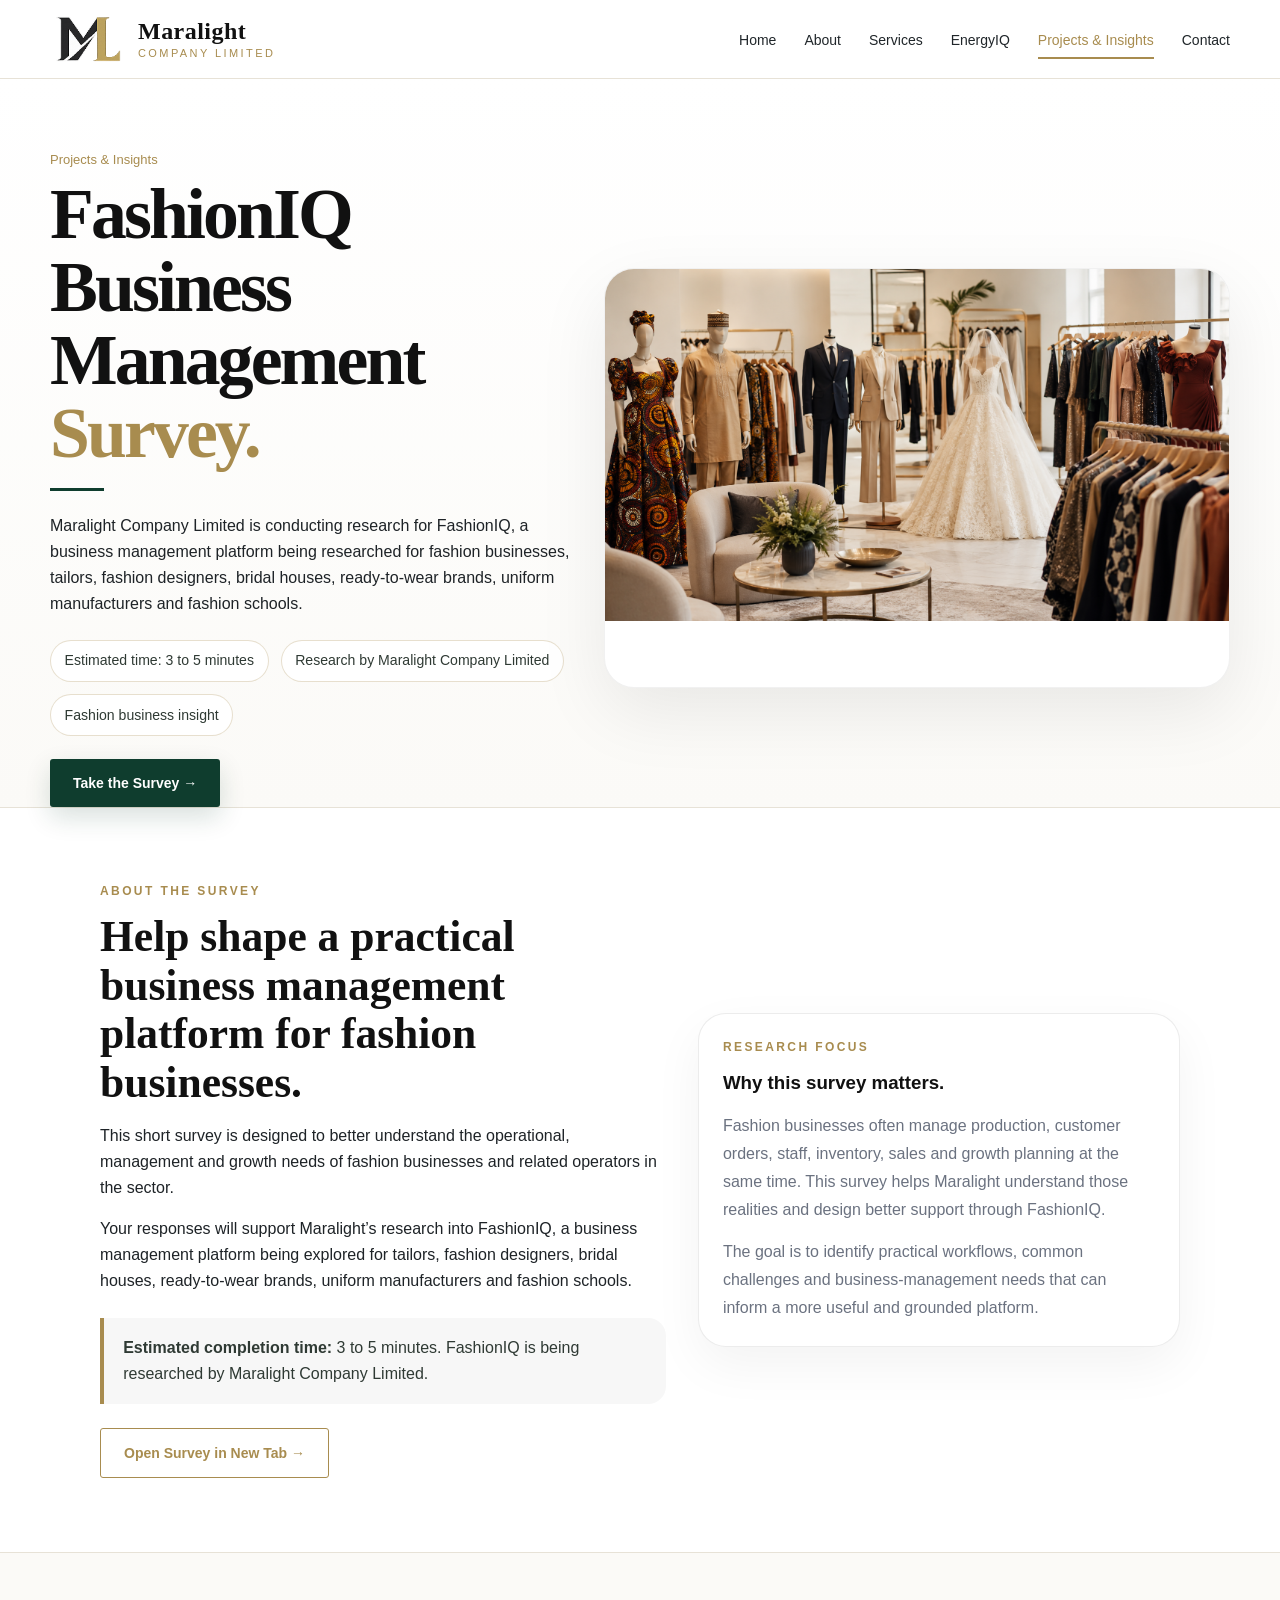
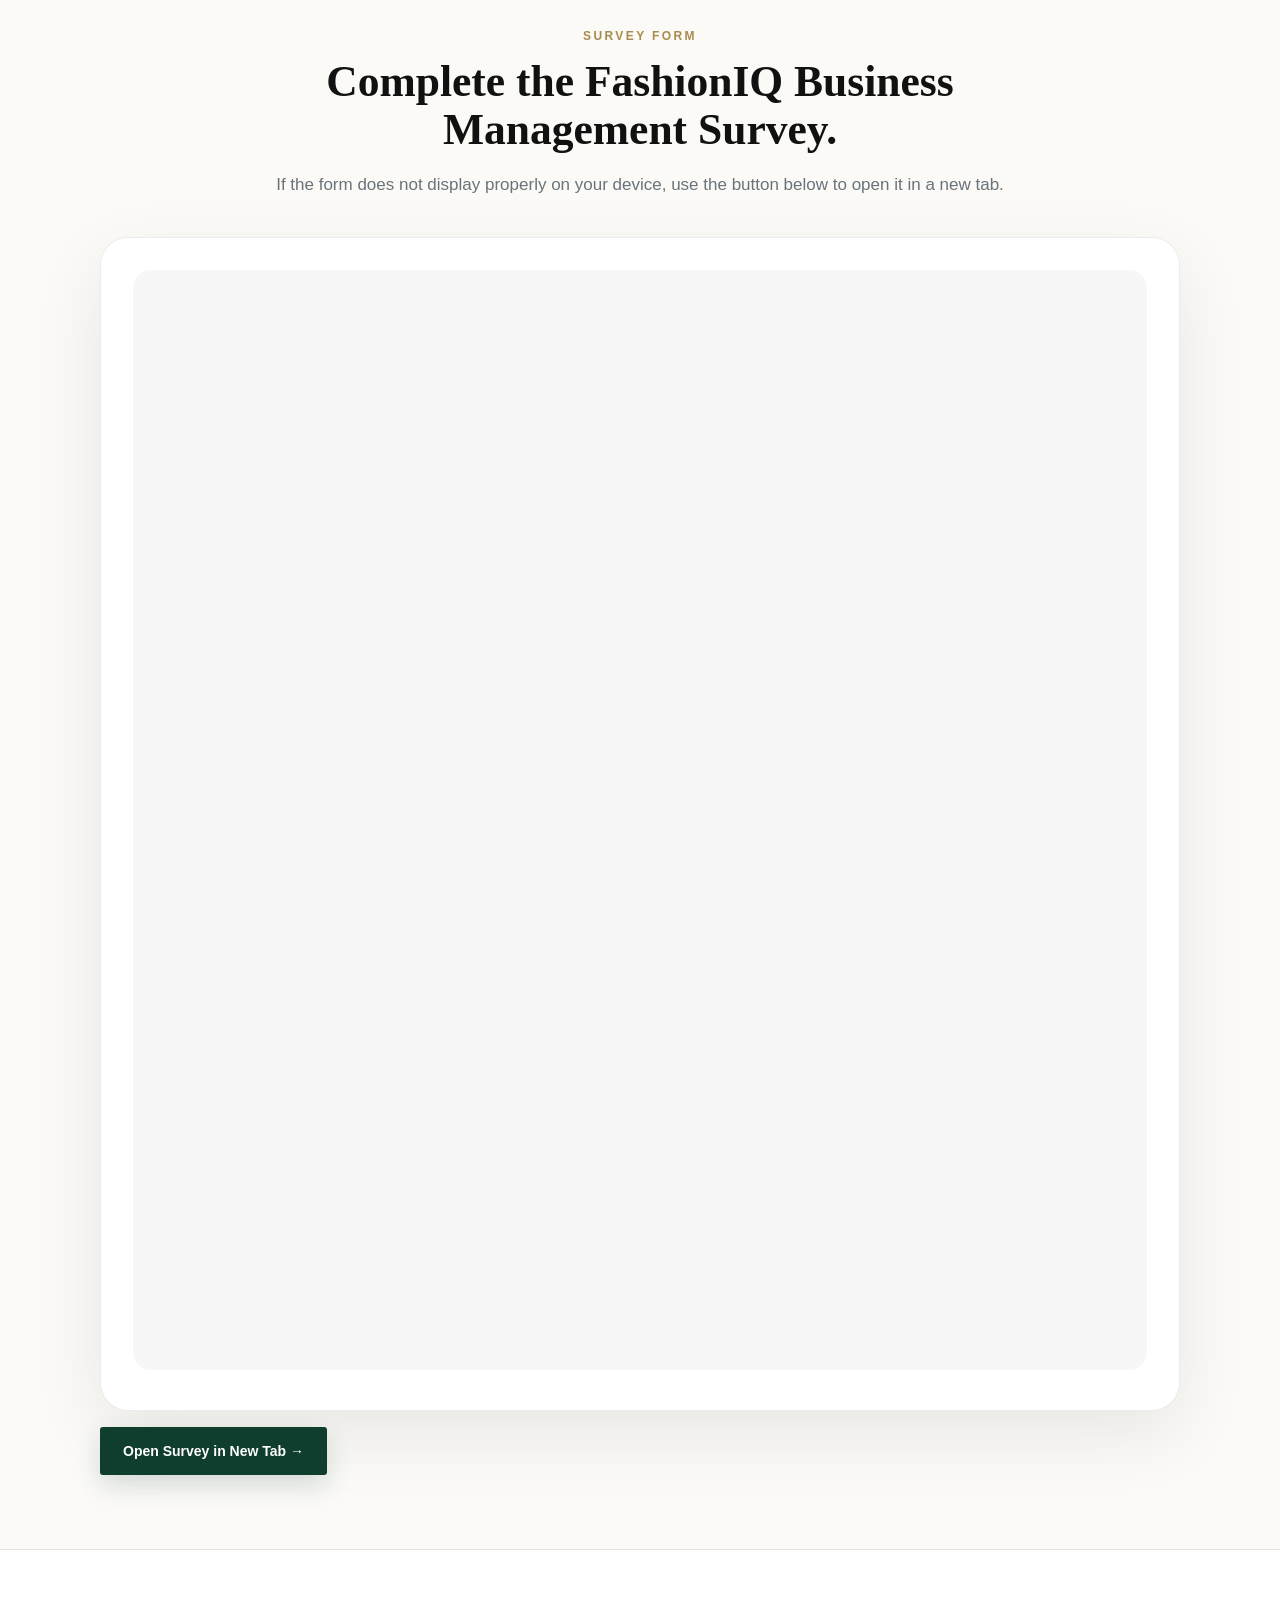
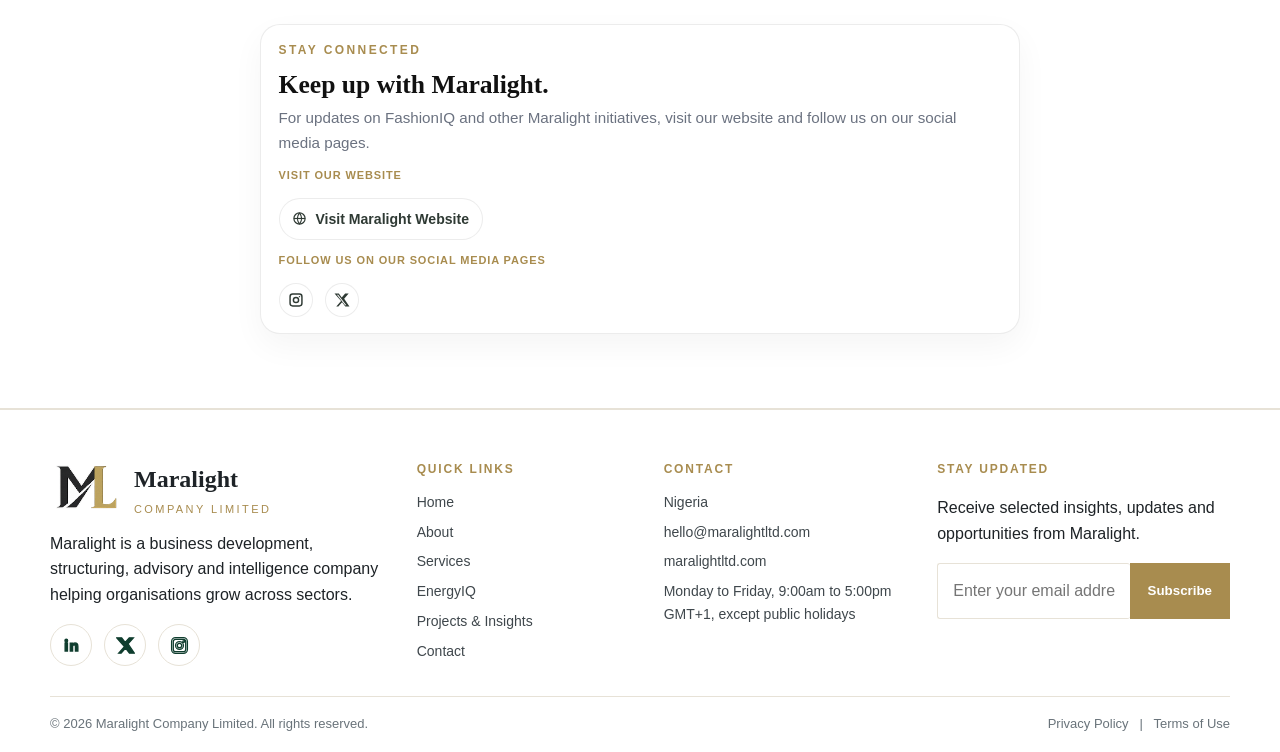
<file: projects-insights/fashioniq-survey/index.html>
<!doctype html>
<html lang="en">
<head>
  <meta charset="utf-8">
  <meta name="viewport" content="width=device-width, initial-scale=1">
  <title>FashionIQ Business Management Survey | Maralight Company Limited</title>
  <meta name="description" content="Maralight Company Limited is conducting research for FashionIQ, a business management platform being researched for fashion businesses, tailors, fashion designers, bridal houses, ready-to-wear brands, uniform manufacturers and fashion schools.">
  <link rel="canonical" href="https://maralightltd.com/projects-insights/fashioniq-survey/">
  <meta property="og:title" content="FashionIQ Business Management Survey | Maralight Company Limited">
  <meta property="og:description" content="Take the FashionIQ Business Management Survey by Maralight Company Limited. Estimated completion time: 3 to 5 minutes.">
  <meta property="og:type" content="website">
  <meta property="og:image" content="https://maralightltd.com/assets/img/fashioniq-survey-hero.png">
  <link rel="icon" href="/favicon.ico">
  <link rel="apple-touch-icon" href="/favicon-180.png">
  <link rel="stylesheet" href="/assets/css/style.css">
  <style>
    .survey-wrap{max-width:1080px;margin:0 auto}
    .survey-panel{background:#fff;border:1px solid rgba(17,17,17,.08);border-radius:28px;padding:clamp(1rem,2.5vw,2rem);box-shadow:0 24px 70px rgba(17,17,17,.08);overflow:hidden}
    .survey-frame{width:100%;min-height:1100px;border:none;border-radius:18px;background:#F7F7F7}
    .survey-meta{display:flex;flex-wrap:wrap;gap:.75rem;margin:1.4rem 0}
    .survey-meta span{display:inline-flex;align-items:center;gap:.45rem;border:1px solid rgba(168,140,79,.28);background:#fff;border-radius:999px;padding:.55rem .85rem;color:#2F3A34;font-size:.88rem}
    .survey-note{background:#F7F7F7;border-left:4px solid #A88C4F;border-radius:0 18px 18px 0;padding:1.05rem 1.2rem;color:#2F3A34;margin:1.5rem 0}
    .hero-visual-card{position:relative;border-radius:30px;overflow:hidden;min-height:420px;background:#fff;box-shadow:0 24px 70px rgba(17,17,17,.08);border:1px solid rgba(17,17,17,.06)}
    .hero-visual-card img{width:100%;height:100%;object-fit:cover;display:block}
    .section-split{display:grid;grid-template-columns:1.08fr .92fr;gap:2rem;align-items:center}
    .text-card{background:#fff;border:1px solid rgba(17,17,17,.08);border-radius:28px;padding:1.5rem;box-shadow:0 18px 50px rgba(17,17,17,.05)}
    .connect-box{background:#fff;border:1px solid rgba(17,17,17,.08);border-radius:20px;padding:1rem 1.1rem;display:grid;gap:.75rem;box-shadow:0 12px 32px rgba(17,17,17,.045);max-width:760px;margin:0 auto}
    .social-label{font-size:11px;letter-spacing:.08em;text-transform:uppercase;color:#A88C4F;font-weight:700;margin:0 0 .3rem}
    .social-block{display:flex;flex-direction:column;gap:.5rem}
    .social-row{display:flex;gap:.8rem;align-items:center;flex-wrap:wrap}
    .social-row a.icon-link{width:34px;height:34px;display:inline-flex;align-items:center;justify-content:center;border-radius:999px;border:1px solid rgba(17,17,17,.08);background:#fff;color:#2F3A34;text-decoration:none;transition:.2s ease}
    .social-row a.icon-link:hover{transform:translateY(-2px);box-shadow:0 14px 30px rgba(17,17,17,.08);color:#A88C4F}
    .social-row svg{width:16px;height:16px;fill:currentColor;stroke:none}
    .globe-button{display:inline-flex;align-items:center;gap:.5rem;border:1px solid rgba(17,17,17,.08);border-radius:999px;padding:.55rem .8rem;background:#fff;color:#2F3A34;text-decoration:none;font-weight:600;font-size:.88rem;width:max-content}
    .globe-button:hover{color:#A88C4F;box-shadow:0 14px 30px rgba(17,17,17,.08)}
    .globe-button svg{width:15px;height:15px;fill:none;stroke:currentColor;stroke-width:1.9}
    @media(max-width:900px){
      .section-split,.hero-grid{grid-template-columns:1fr}
      .hero-visual-card{min-height:300px}
      .survey-frame{min-height:1200px}
    }
    @media(max-width:560px){
      .survey-panel{padding:.7rem;border-radius:20px}
      .survey-frame{min-height:1260px;border-radius:14px}
      .survey-meta span{font-size:.82rem}
      .hero-visual-card{min-height:250px}
    }
  </style>
</head>
<body>
  <a class="skip-link" href="#main">Skip to content</a>

  <header class="site-header">
    <div class="container nav">
      <a class="brand" href="/" aria-label="Maralight Home">
        <img class="brand-logo" src="/assets/img/maralight-logo.png" alt="Maralight ML logo">
        <span class="brand-name"><strong>Maralight</strong><span>Company Limited</span></span>
      </a>
      <button class="nav-toggle" data-nav-toggle aria-expanded="false" aria-label="Toggle menu">Menu</button>
      <nav class="nav-links" data-nav-links>
        <a href="/">Home</a>
        <a href="/about/">About</a>
        <a href="/services/">Services</a>
        <a href="/energyiq/">EnergyIQ</a>
        <a class="active" href="/projects-insights/">Projects & Insights</a>
        <a href="/contact/">Contact</a>
      </nav>
    </div>
  </header>

  <main id="main">
    <section class="mini-hero">
      <div class="container hero-grid">
        <div>
          <div class="breadcrumb">Projects & Insights</div>
          <h1 class="page-title">FashionIQ Business Management <span class="gold">Survey.</span></h1>
          <div class="accent-line"></div>
          <p>Maralight Company Limited is conducting research for FashionIQ, a business management platform being researched for fashion businesses, tailors, fashion designers, bridal houses, ready-to-wear brands, uniform manufacturers and fashion schools.</p>
          <div class="survey-meta">
            <span>Estimated time: 3 to 5 minutes</span>
            <span>Research by Maralight Company Limited</span>
            <span>Fashion business insight</span>
          </div>
          <a class="btn btn-primary" href="https://forms.zohopublic.com/adminmarali1/form/FashioniqSurvey/formperma/RSVPTd1eD7OD8Bew1JKJmeOhMVMRYQEHt3ITlTirlKA" target="_blank" rel="noopener noreferrer">Take the Survey →</a>
        </div>
        <div class="hero-visual-card">
          <img src="/assets/img/fashioniq-survey-hero.png" alt="Fashion boutique scene showing mixed fashion and clothing types including African attire, bridal, corporate and contemporary styles.">
        </div>
      </div>
    </section>

    <section class="section">
      <div class="container survey-wrap section-split">
        <div>
          <div class="label">About the Survey</div>
          <h2 class="section-title">Help shape a practical business management platform for fashion businesses.</h2>
          <p>This short survey is designed to better understand the operational, management and growth needs of fashion businesses and related operators in the sector.</p>
          <p>Your responses will support Maralight’s research into FashionIQ, a business management platform being explored for tailors, fashion designers, bridal houses, ready-to-wear brands, uniform manufacturers and fashion schools.</p>
          <div class="survey-note"><strong>Estimated completion time:</strong> 3 to 5 minutes. FashionIQ is being researched by Maralight Company Limited.</div>
          <a class="btn btn-secondary" href="https://forms.zohopublic.com/adminmarali1/form/FashioniqSurvey/formperma/RSVPTd1eD7OD8Bew1JKJmeOhMVMRYQEHt3ITlTirlKA" target="_blank" rel="noopener noreferrer">Open Survey in New Tab →</a>
        </div>
        <div class="text-card">
          <div class="label">Research Focus</div>
          <h3 style="margin:.2rem 0 .85rem;color:#111111;">Why this survey matters.</h3>
          <p style="margin:0 0 .9rem;color:#6B7280;line-height:1.75;">Fashion businesses often manage production, customer orders, staff, inventory, sales and growth planning at the same time. This survey helps Maralight understand those realities and design better support through FashionIQ.</p>
          <p style="margin:0;color:#6B7280;line-height:1.75;">The goal is to identify practical workflows, common challenges and business-management needs that can inform a more useful and grounded platform.</p>
        </div>
      </div>
    </section>

    <section class="section section-soft" id="survey-form">
      <div class="container survey-wrap">
        <div class="section-head">
          <div class="label">Survey Form</div>
          <h2>Complete the FashionIQ Business Management Survey.</h2>
          <p>If the form does not display properly on your device, use the button below to open it in a new tab.</p>
        </div>
        <div class="survey-panel">
          <iframe class="survey-frame" aria-label="FashionIQ Business Management Survey" frameborder="0" src="https://forms.zohopublic.com/adminmarali1/form/FashioniqSurvey/formperma/RSVPTd1eD7OD8Bew1JKJmeOhMVMRYQEHt3ITlTirlKA"></iframe>
        </div>
        <div style="margin-top:1rem;">
          <a class="btn btn-primary" href="https://forms.zohopublic.com/adminmarali1/form/FashioniqSurvey/formperma/RSVPTd1eD7OD8Bew1JKJmeOhMVMRYQEHt3ITlTirlKA" target="_blank" rel="noopener noreferrer">Open Survey in New Tab →</a>
        </div>
      </div>
    </section>

    <section class="section">
      <div class="container survey-wrap">
        <div class="connect-box">
          <div>
            <div class="label">Stay Connected</div>
            <h2 class="section-title" style="margin-bottom:.35rem;font-size:clamp(1.25rem,2vw,1.65rem);">Keep up with Maralight.</h2>
            <p style="margin:0;color:#6B7280;font-size:.95rem;line-height:1.65;">For updates on FashionIQ and other Maralight initiatives, visit our website and follow us on our social media pages.</p>
          </div>

          <div class="social-block">
            <p class="social-label">Visit our website</p>
            <a class="globe-button" href="https://maralightltd.com" target="_blank" rel="noopener noreferrer" aria-label="Visit Maralight website">
              <svg viewBox="0 0 24 24" aria-hidden="true"><circle cx="12" cy="12" r="9"></circle><path d="M3 12h18"></path><path d="M12 3a15 15 0 0 1 0 18"></path><path d="M12 3a15 15 0 0 0 0 18"></path></svg>
              <span>Visit Maralight Website</span>
            </a>
          </div>

          <div class="social-block">
            <p class="social-label">Follow us on our social media pages</p>
            <div class="social-row">
              <a class="icon-link" href="https://www.instagram.com/maralightltd?igsh=MTRuOWpnMTg3YWkxZg%3D%3D&utm_source=qr" aria-label="Instagram" target="_blank" rel="noopener noreferrer">
                <svg viewBox="0 0 24 24" aria-hidden="true"><path d="M7 2h10a5 5 0 0 1 5 5v10a5 5 0 0 1-5 5H7a5 5 0 0 1-5-5V7a5 5 0 0 1 5-5Zm0 2.2A2.8 2.8 0 0 0 4.2 7v10A2.8 2.8 0 0 0 7 19.8h10a2.8 2.8 0 0 0 2.8-2.8V7A2.8 2.8 0 0 0 17 4.2H7Zm10.25 1.65a1.1 1.1 0 1 1 0 2.2 1.1 1.1 0 0 1 0-2.2ZM12 7a5 5 0 1 1 0 10 5 5 0 0 1 0-10Zm0 2.2A2.8 2.8 0 1 0 12 14.8 2.8 2.8 0 0 0 12 9.2Z"></path></svg>
              </a>
              <a class="icon-link" href="https://x.com/maralightltd?s=11" aria-label="X" target="_blank" rel="noopener noreferrer">
                <svg viewBox="0 0 24 24" aria-hidden="true"><path d="M18.9 2.25H22l-6.77 7.74L23.2 21.75h-6.23l-4.88-6.38-5.58 6.38H3.4l7.24-8.27L.8 2.25h6.39l4.41 5.82 5.1-5.82Zm-2.18 17.64h1.73L6.26 4.02H4.4l12.32 15.87Z"></path></svg>
              </a>
            </div>
          </div>
        </div>
      </div>
    </section>
  </main>

  <footer class="site-footer">
    <div class="container footer-grid">
      <div>
        <div class="footer-brand">
          <img src="/assets/img/maralight-logo.png" alt="Maralight logo">
          <div>
            <strong>Maralight</strong>
            <div class="brand-name"><span>Company Limited</span></div>
          </div>
        </div>
        <p>Maralight is a business development, structuring, advisory and intelligence company helping organisations grow across sectors.</p>
        <div class="socials">
          <a href="/contact/" aria-label="LinkedIn"><svg viewBox="0 0 24 24" aria-hidden="true"><path d="M6.94 8.9H3.9v10.2h3.04V8.9ZM5.42 4.1a1.76 1.76 0 1 0 0 3.52 1.76 1.76 0 0 0 0-3.52ZM20.1 13.25c0-3.06-1.63-4.48-3.8-4.48-1.75 0-2.53.96-2.97 1.64V8.9h-2.92c.04.97 0 10.2 0 10.2h3.04v-5.7c0-.3.02-.61.11-.83.24-.61.78-1.25 1.69-1.25 1.19 0 1.67.95 1.67 2.33v5.45h3.18v-5.85Z"></path></svg></a>
          <a href="https://x.com/maralightltd?s=11" aria-label="X" target="_blank" rel="noopener noreferrer"><svg viewBox="0 0 24 24" aria-hidden="true"><path d="M18.9 2.25H22l-6.77 7.74L23.2 21.75h-6.23l-4.88-6.38-5.58 6.38H3.4l7.24-8.27L.8 2.25h6.39l4.41 5.82 5.1-5.82Zm-2.18 17.64h1.73L6.26 4.02H4.4l12.32 15.87Z"></path></svg></a>
          <a href="https://www.instagram.com/maralightltd?igsh=MTRuOWpnMTg3YWkxZg%3D%3D&utm_source=qr" aria-label="Instagram" target="_blank" rel="noopener noreferrer"><svg viewBox="0 0 24 24" aria-hidden="true"><path d="M7 2h10a5 5 0 0 1 5 5v10a5 5 0 0 1-5 5H7a5 5 0 0 1-5-5V7a5 5 0 0 1 5-5Zm0 2.2A2.8 2.8 0 0 0 4.2 7v10A2.8 2.8 0 0 0 7 19.8h10a2.8 2.8 0 0 0 2.8-2.8V7A2.8 2.8 0 0 0 17 4.2H7Zm10.25 1.65a1.1 1.1 0 1 1 0 2.2 1.1 1.1 0 0 1 0-2.2ZM12 7a5 5 0 1 1 0 10 5 5 0 0 1 0-10Zm0 2.2A2.8 2.8 0 1 0 12 14.8 2.8 2.8 0 0 0 12 9.2Z"></path></svg></a>
        </div>
      </div>
      <div>
        <div class="footer-title">Quick Links</div>
        <div class="footer-links">
          <a href="/">Home</a>
          <a href="/about/">About</a>
          <a href="/services/">Services</a>
          <a href="/energyiq/">EnergyIQ</a>
          <a href="/projects-insights/">Projects & Insights</a>
          <a href="/contact/">Contact</a>
        </div>
      </div>
      <div>
        <div class="footer-title">Contact</div>
        <div class="footer-links">
          <span>Nigeria</span>
          <a href="mailto:hello@maralightltd.com">hello@maralightltd.com</a>
          <a href="https://maralightltd.com">maralightltd.com</a>
          <span>Monday to Friday, 9:00am to 5:00pm GMT+1, except public holidays</span>
        </div>
      </div>
      <div>
        <div class="footer-title">Stay Updated</div>
        <p>Receive selected insights, updates and opportunities from Maralight.</p>
        <form class="newsletter" action="https://formspree.io/f/xbdbbzbl" method="POST">
          <input type="email" name="email" placeholder="Enter your email address" required>
          <input type="hidden" name="form_type" value="Newsletter subscription">
          <button type="submit">Subscribe</button>
        </form>
      </div>
    </div>
    <div class="container subfooter">
      <span>© 2026 Maralight Company Limited. All rights reserved.</span>
      <span>Privacy Policy &nbsp; | &nbsp; Terms of Use</span>
    </div>
  </footer>

  <script src="/assets/js/main.js"></script>
</body>
</html>
</file>
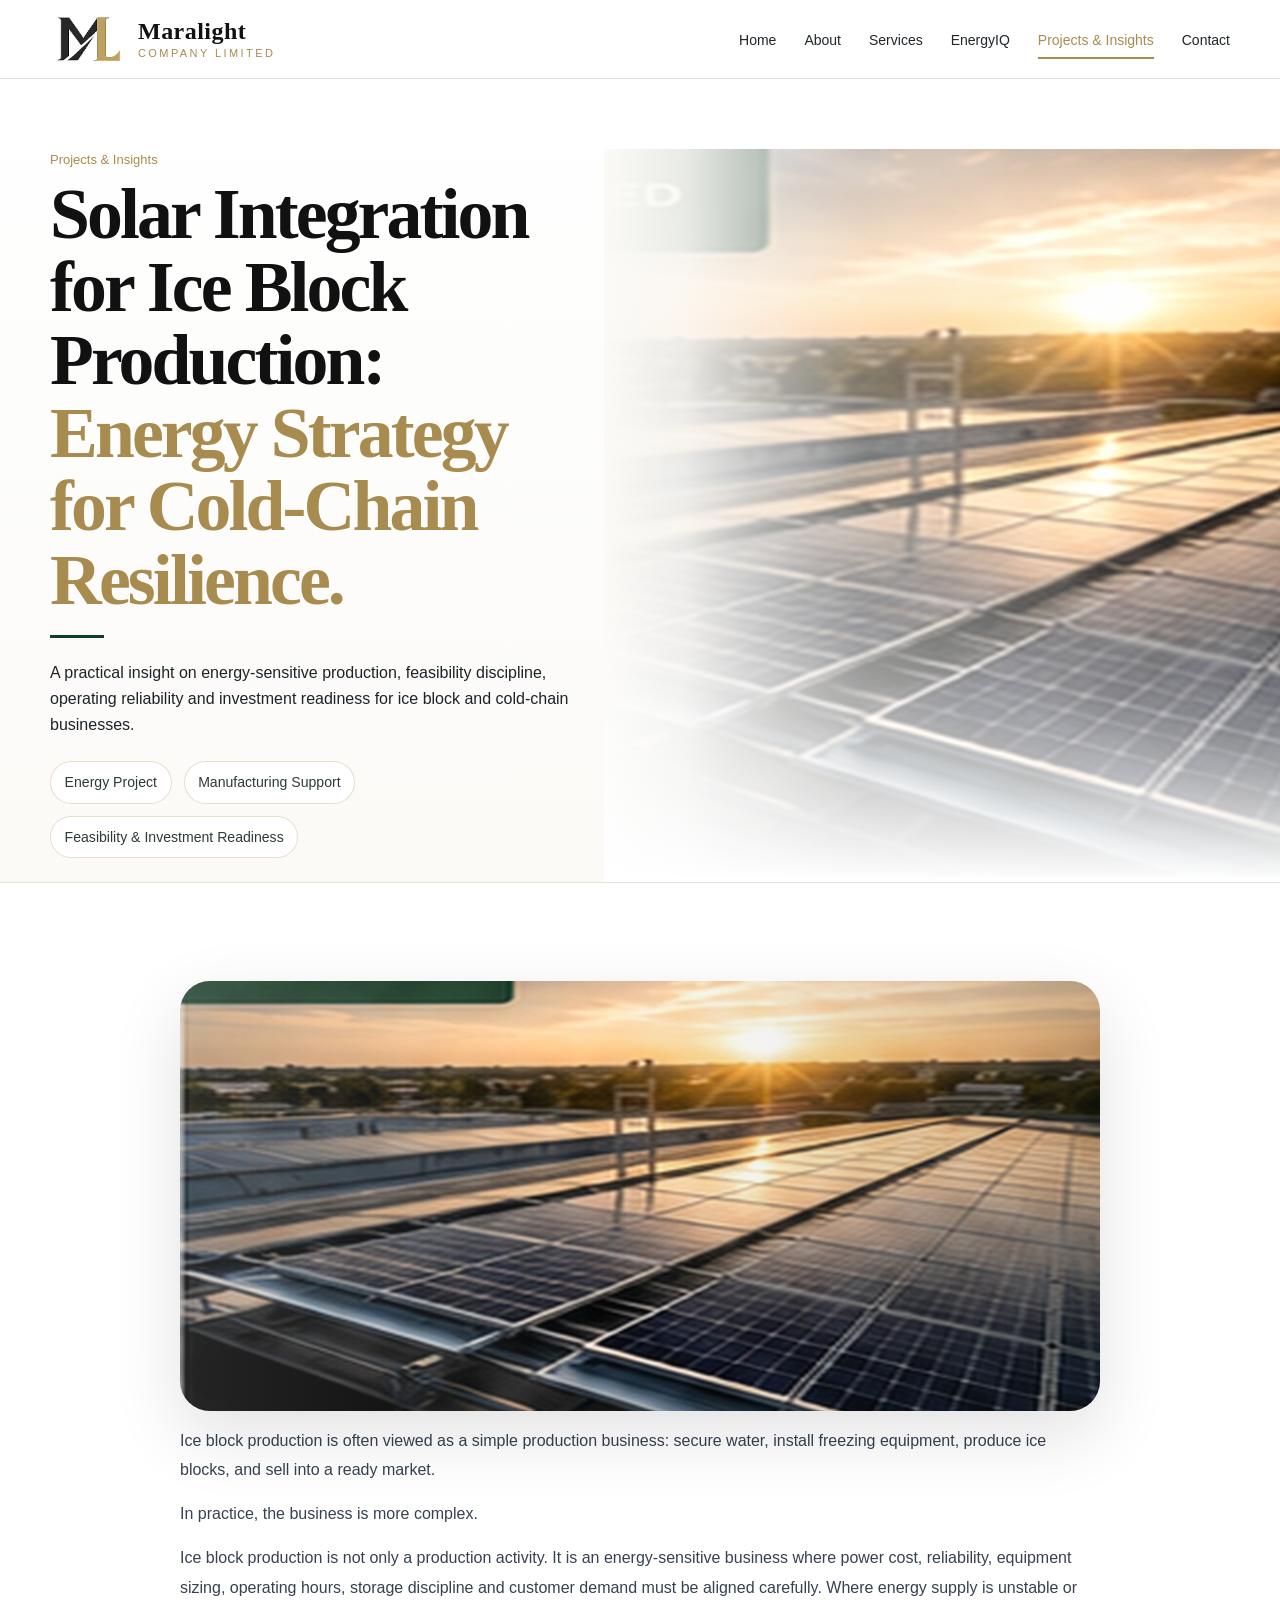
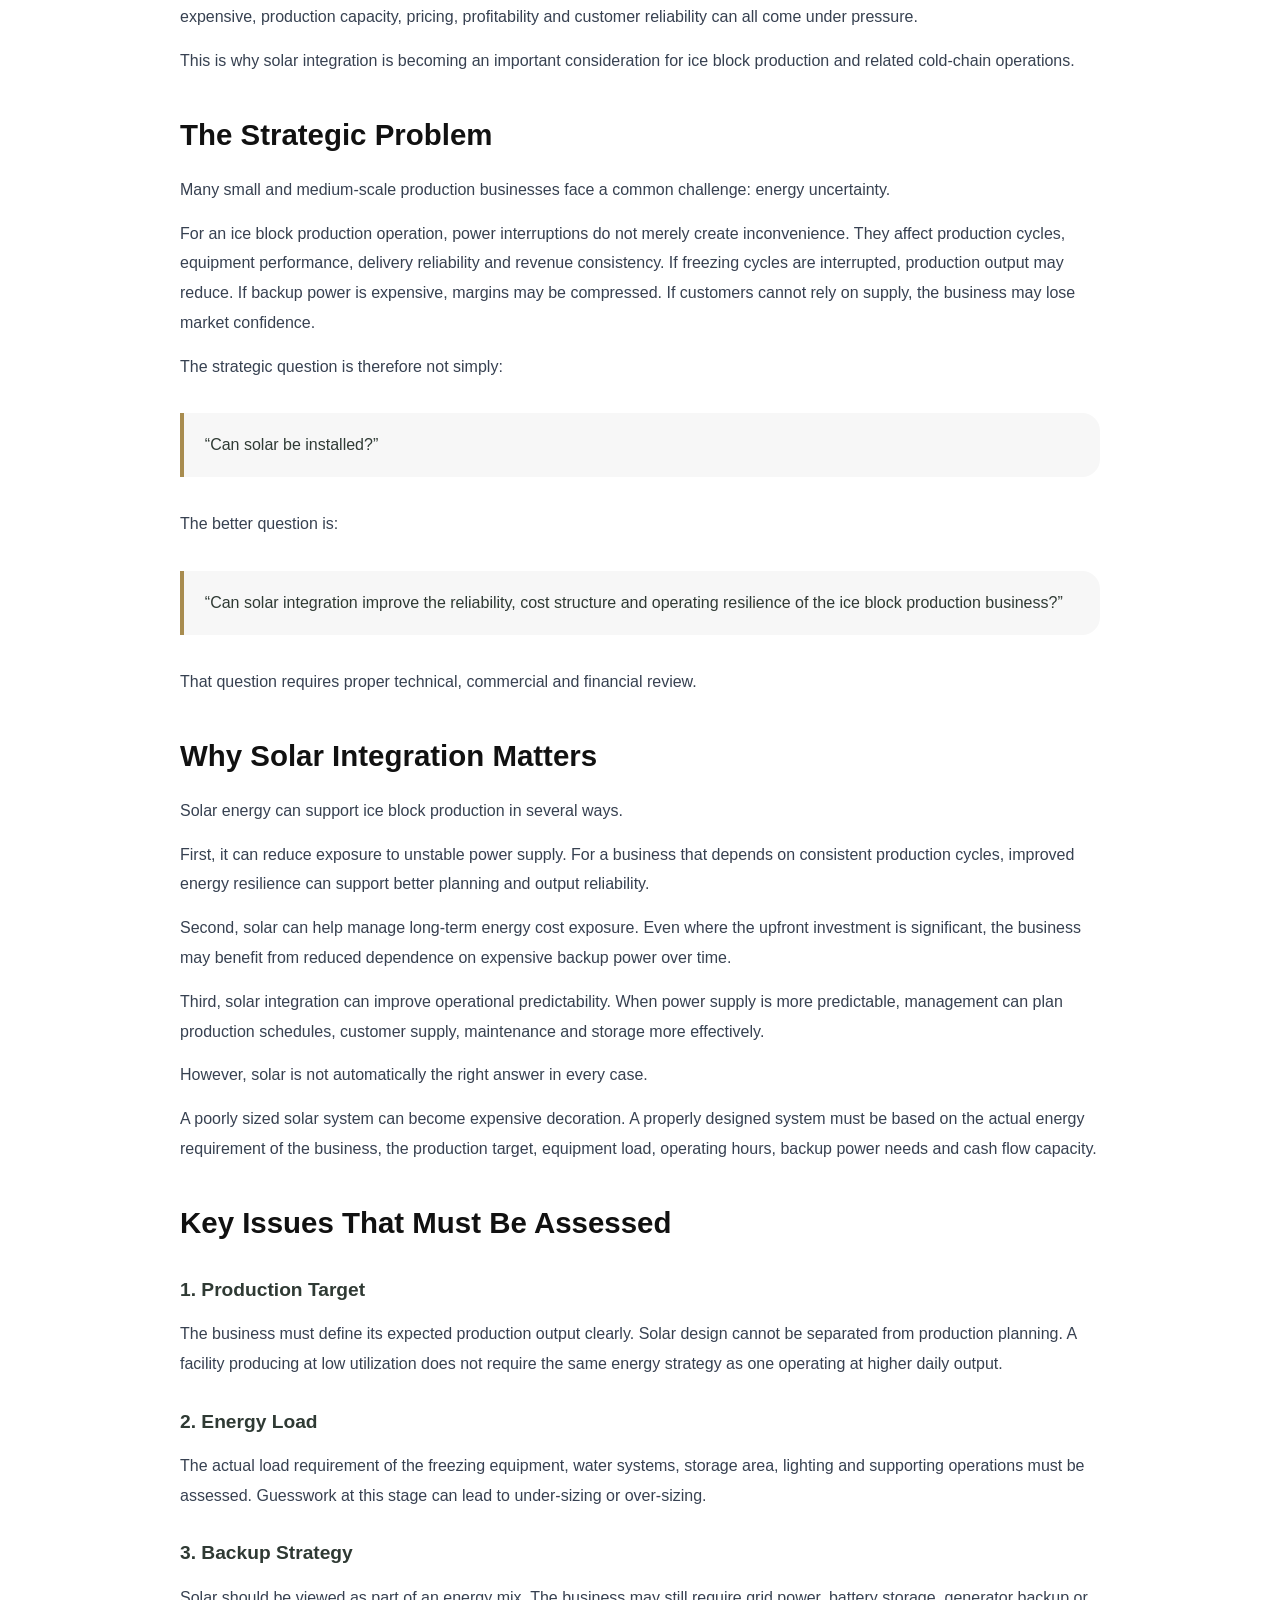
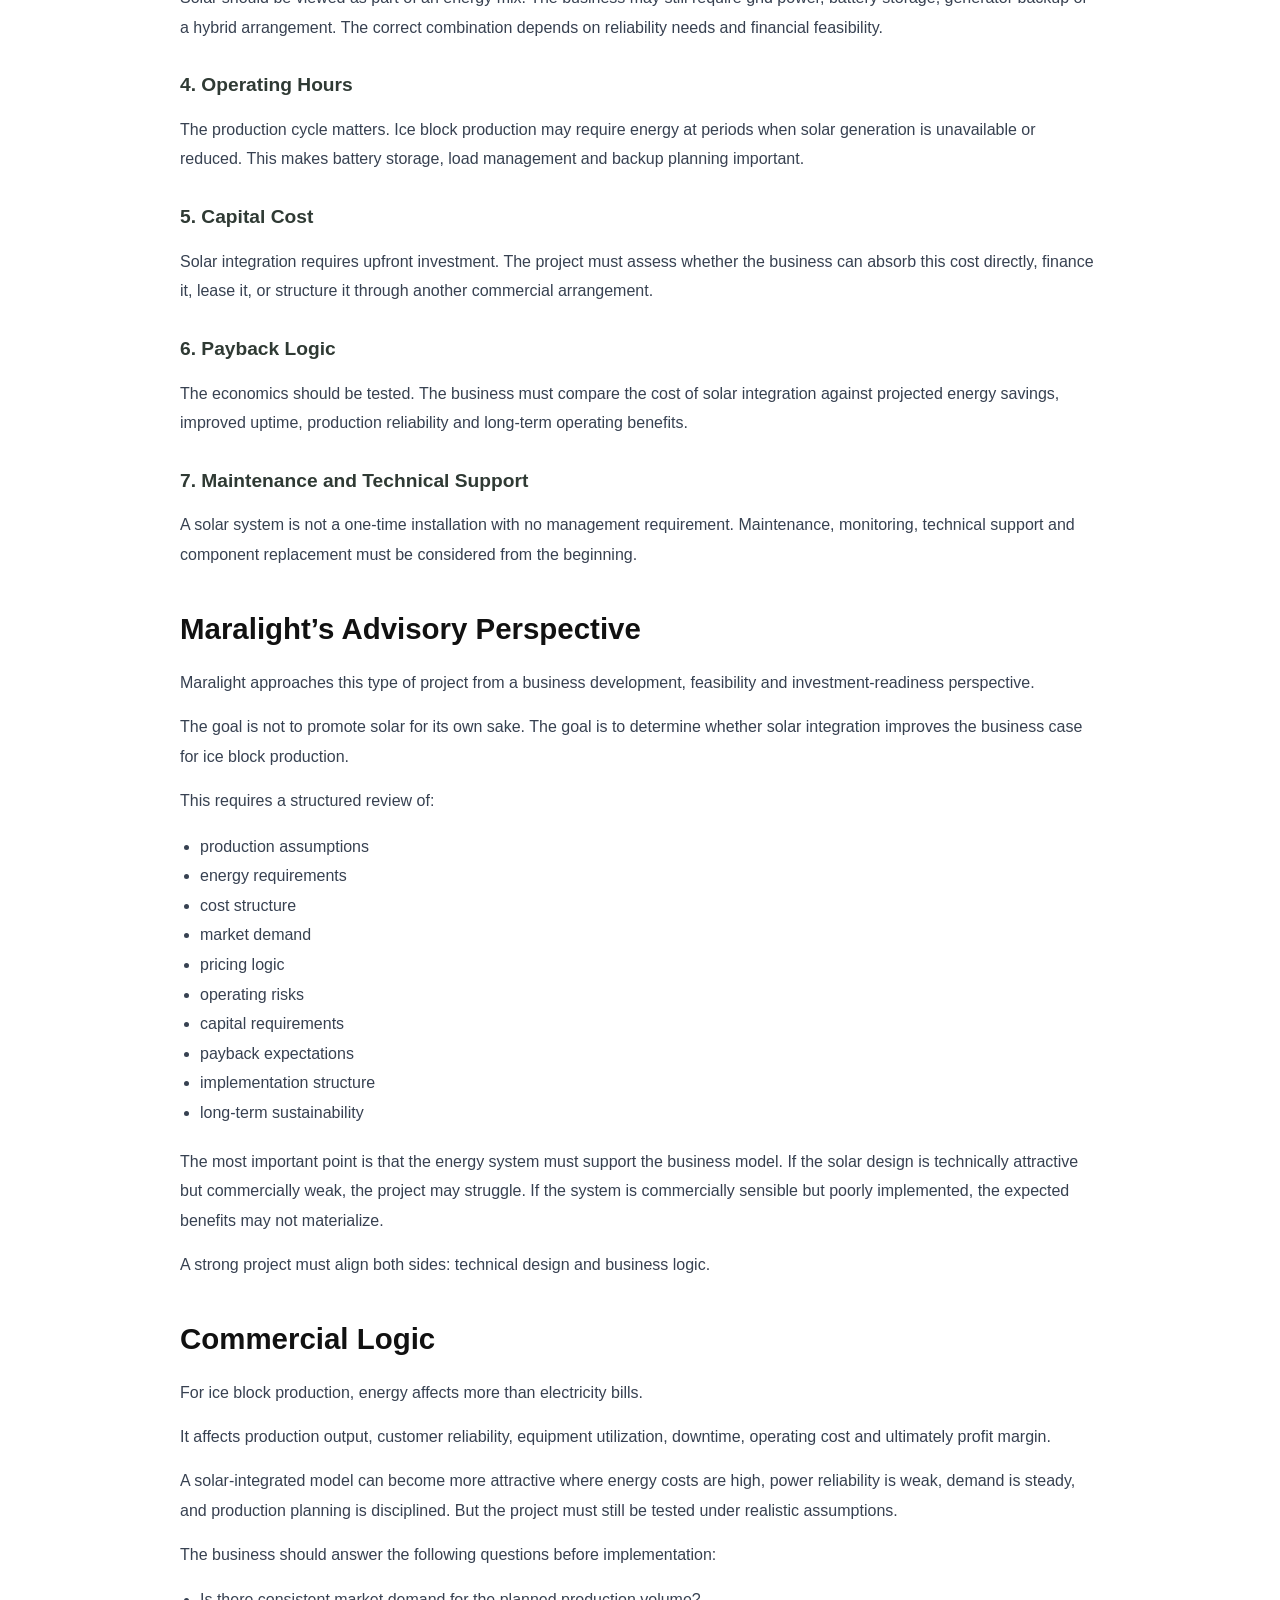
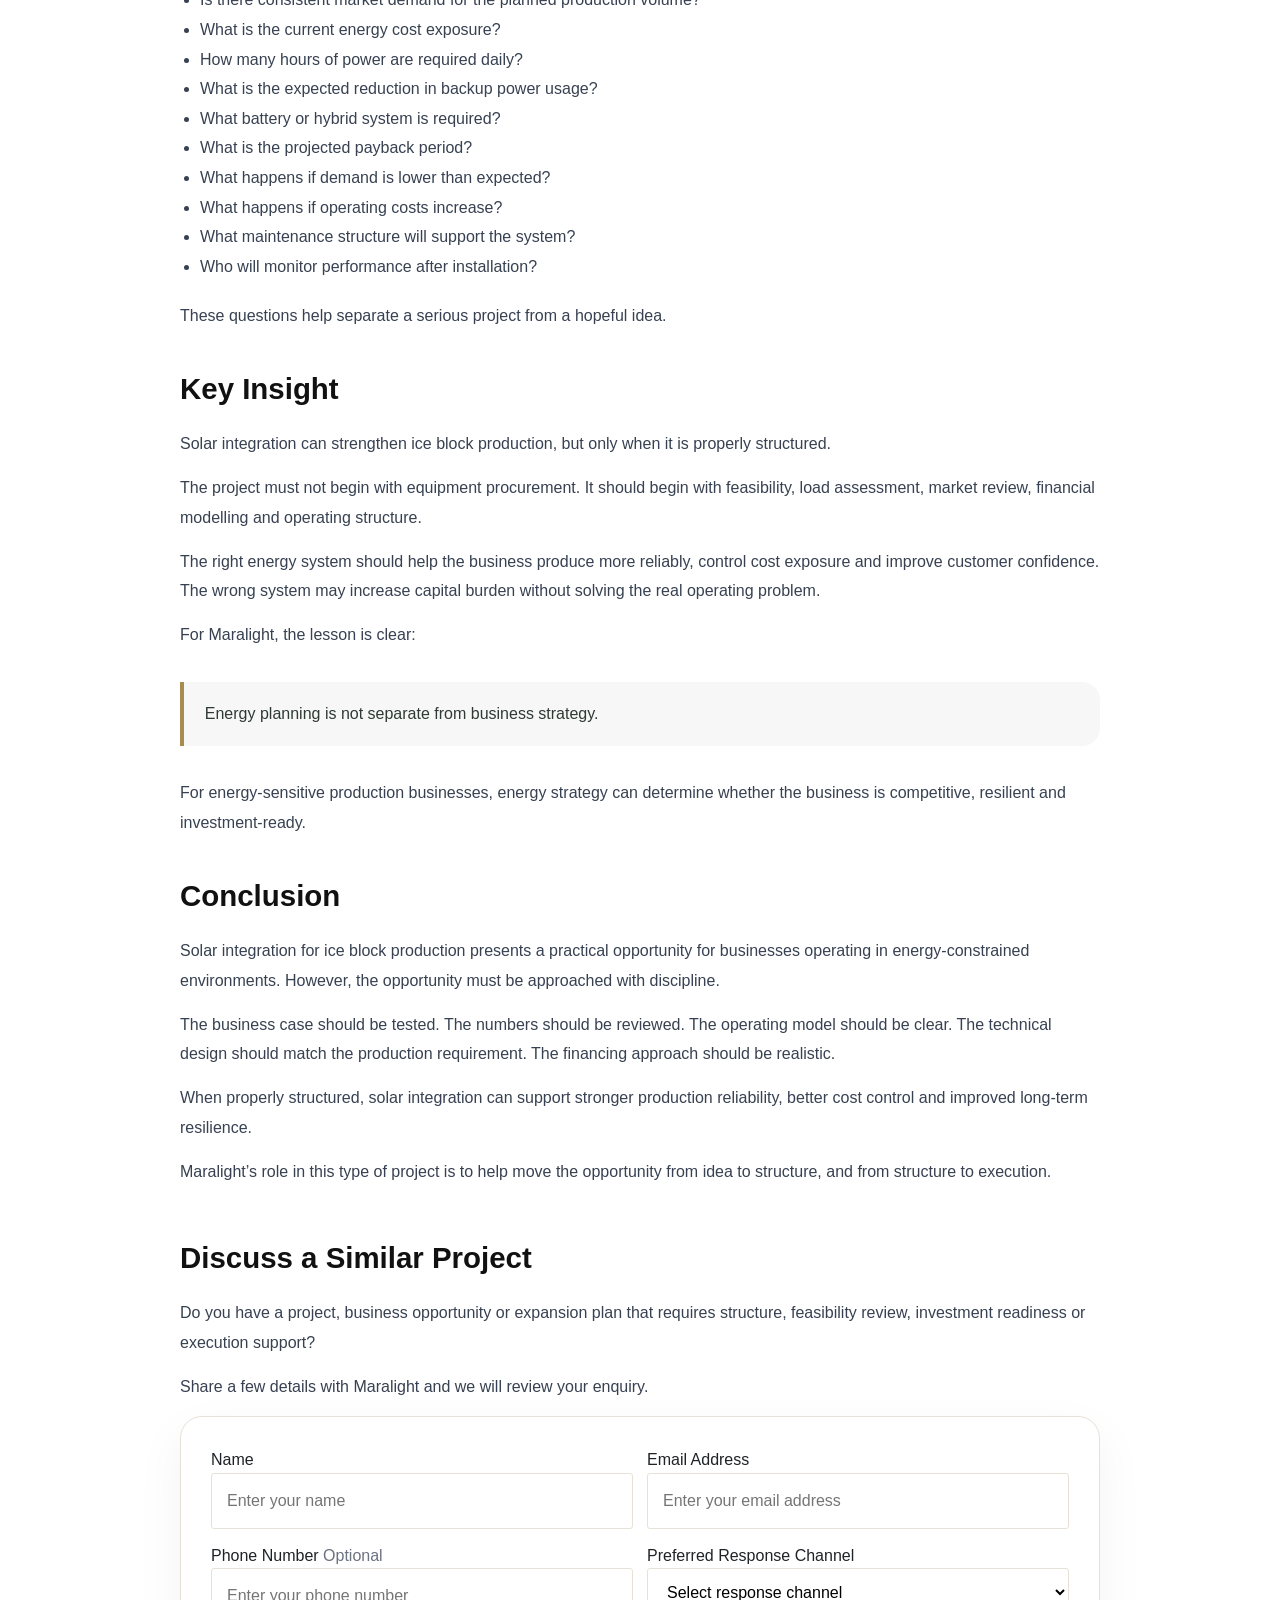
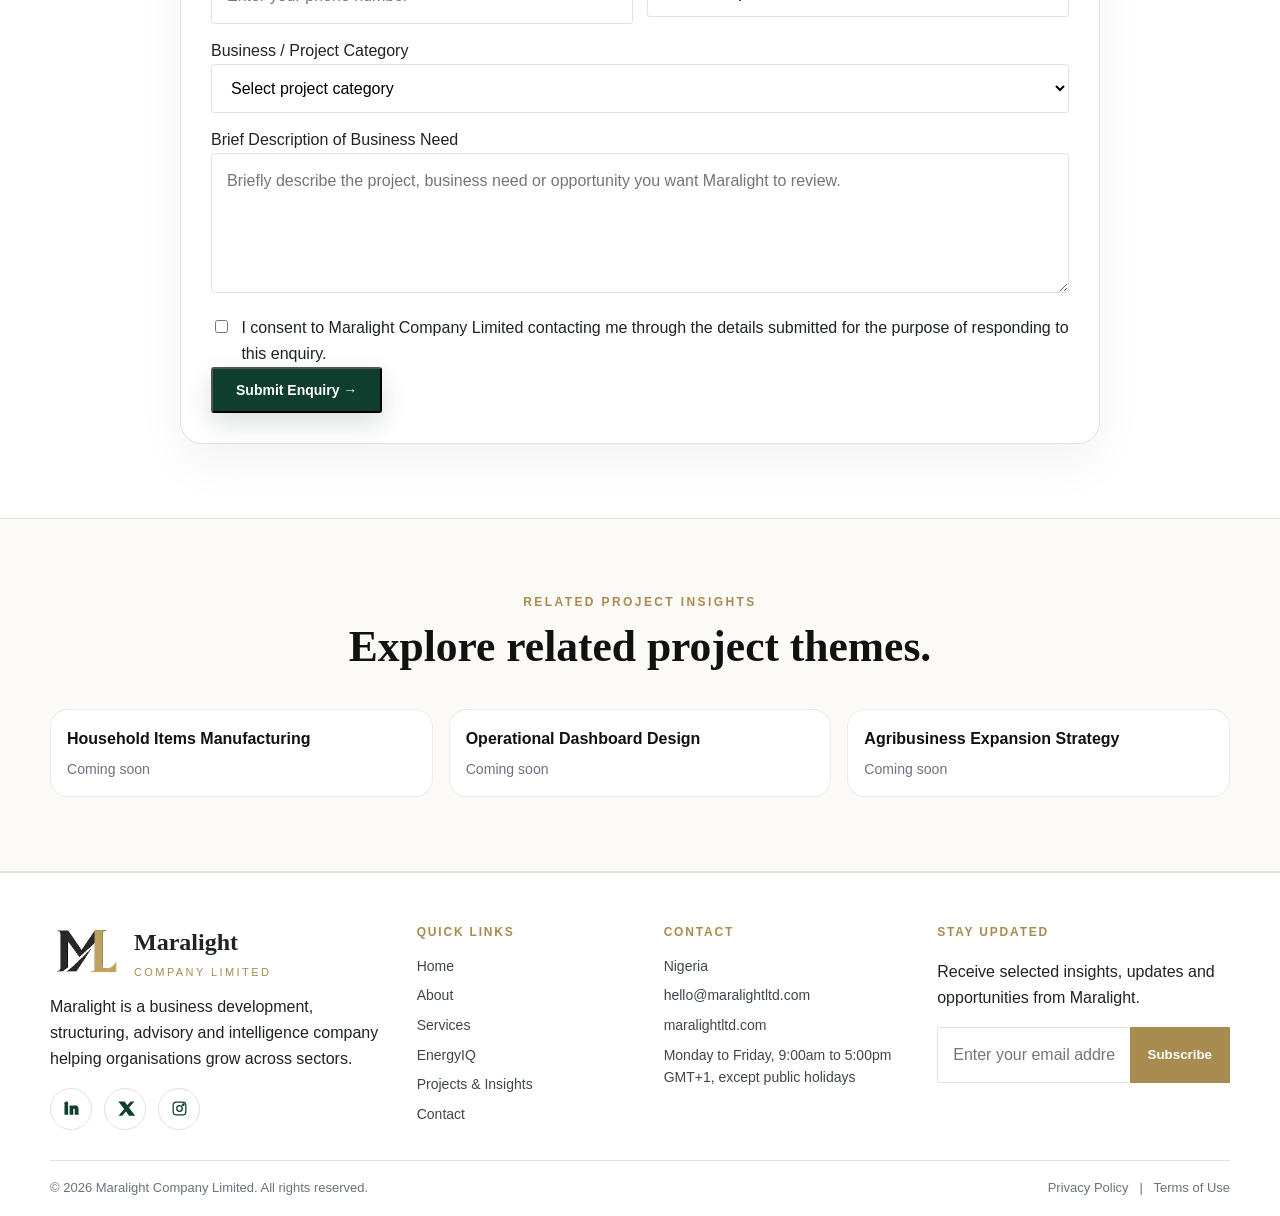
<file: projects-insights/solar-integration-for-ice-block-production/index.html>
<!doctype html><html lang="en"><head><meta charset="utf-8"><meta name="viewport" content="width=device-width, initial-scale=1"><title>Solar Integration for Ice Block Production | Maralight Company Limited</title><meta name="description" content="A Maralight project insight on solar integration for ice block production, energy strategy, feasibility, investment readiness and cold-chain resilience."><link rel="canonical" href="https://maralightltd.com/projects-insights/solar-integration-for-ice-block-production/"><meta property="og:title" content="Solar Integration for Ice Block Production | Maralight Company Limited"><meta property="og:description" content="Energy strategy for cold-chain resilience, feasibility review and investment readiness."><meta property="og:type" content="article"><meta property="og:image" content="https://maralightltd.com/assets/img/project-solar.jpg"><link rel="icon" href="/favicon.ico"><link rel="apple-touch-icon" href="/favicon-180.png"><link rel="stylesheet" href="/assets/css/style.css"><style>.article-wrap{max-width:920px;margin:0 auto}.article-wrap h2{font-size:clamp(1.45rem,2.3vw,2.1rem);margin:2.2rem 0 1rem;color:#111111}.article-wrap h3{font-size:1.2rem;margin:1.7rem 0 .6rem;color:#2F3A34}.article-wrap p{color:#374151;line-height:1.85;margin:.9rem 0}.article-wrap ul,.article-wrap ol{color:#374151;line-height:1.85;margin:1rem 0 1.2rem;padding-left:1.25rem}.article-meta{display:flex;flex-wrap:wrap;gap:.75rem;margin:1.5rem 0}.article-meta span{border:1px solid rgba(168,140,79,.28);background:#fff;border-radius:999px;padding:.55rem .85rem;color:#2F3A34;font-size:.88rem}.article-hero-image{margin-top:1.5rem;border-radius:30px;overflow:hidden;box-shadow:0 24px 70px rgba(17,17,17,.12);position:relative;background:#F7F7F7}.article-hero-image img{width:100%;height:430px;object-fit:cover;display:block}.article-hero-image:after{content:"";position:absolute;inset:0;background:linear-gradient(90deg,rgba(247,247,247,.15),rgba(255,255,255,.02) 45%,rgba(47,58,52,.18))}.article-callout{border-left:4px solid #A88C4F;background:#F7F7F7;padding:1.2rem 1.3rem;border-radius:0 18px 18px 0;margin:2rem 0;color:#2F3A34}.article-form-section{margin-top:3rem}.form-success{display:none;background:#F7F7F7;border:1px solid rgba(168,140,79,.35);color:#2F3A34;padding:1rem 1.1rem;border-radius:16px;margin-top:1rem}.related-grid{display:grid;grid-template-columns:repeat(3,minmax(0,1fr));gap:1rem;margin-top:1rem}.related-card{display:block;background:#fff;border:1px solid rgba(17,17,17,.08);border-radius:18px;padding:1rem;text-decoration:none;color:#111111;transition:.2s ease}.related-card:hover{transform:translateY(-3px);box-shadow:0 18px 45px rgba(17,17,17,.08)}.related-card span{display:block;color:#6B7280;font-size:.88rem;margin-top:.35rem}@media(max-width:800px){.article-hero-image img{height:280px}.related-grid{grid-template-columns:1fr}}</style></head><body><a class="skip-link" href="#main">Skip to content</a><header class="site-header"><div class="container nav"><a class="brand" href="/" aria-label="Maralight Home"><img class="brand-logo" src="/assets/img/maralight-logo.png" alt="Maralight ML logo"><span class="brand-name"><strong>Maralight</strong><span>Company Limited</span></span></a><button class="nav-toggle" data-nav-toggle aria-expanded="false" aria-label="Toggle menu">Menu</button><nav class="nav-links" data-nav-links><a href="/">Home</a><a href="/about/">About</a><a href="/services/">Services</a><a href="/energyiq/">EnergyIQ</a><a class="active" href="/projects-insights/">Projects & Insights</a><a href="/contact/">Contact</a></nav></div></header><main id="main"><section class="mini-hero"><div class="container hero-grid"><div><div class="breadcrumb">Projects & Insights</div><h1 class="page-title">Solar Integration for Ice Block Production: <span class="gold">Energy Strategy for Cold-Chain Resilience.</span></h1><div class="accent-line"></div><p>A practical insight on energy-sensitive production, feasibility discipline, operating reliability and investment readiness for ice block and cold-chain businesses.</p><div class="article-meta"><span>Energy Project</span><span>Manufacturing Support</span><span>Feasibility & Investment Readiness</span></div></div><div class="hero-media"><img src="/assets/img/project-solar.jpg" alt="Solar integration for ice block production visual"></div></div></section><section class="section"><div class="container"><div class="article-wrap"><div class="article-hero-image"><img src="/assets/img/project-solar.jpg" alt="Solar energy and cold-chain production visual"></div><p>Ice block production is often viewed as a simple production business: secure water, install freezing equipment, produce ice blocks, and sell into a ready market.</p><p>In practice, the business is more complex.</p><p>Ice block production is not only a production activity. It is an energy-sensitive business where power cost, reliability, equipment sizing, operating hours, storage discipline and customer demand must be aligned carefully. Where energy supply is unstable or expensive, production capacity, pricing, profitability and customer reliability can all come under pressure.</p><p>This is why solar integration is becoming an important consideration for ice block production and related cold-chain operations.</p><h2>The Strategic Problem</h2><p>Many small and medium-scale production businesses face a common challenge: energy uncertainty.</p><p>For an ice block production operation, power interruptions do not merely create inconvenience. They affect production cycles, equipment performance, delivery reliability and revenue consistency. If freezing cycles are interrupted, production output may reduce. If backup power is expensive, margins may be compressed. If customers cannot rely on supply, the business may lose market confidence.</p><p>The strategic question is therefore not simply:</p><div class="article-callout">“Can solar be installed?”</div><p>The better question is:</p><div class="article-callout">“Can solar integration improve the reliability, cost structure and operating resilience of the ice block production business?”</div><p>That question requires proper technical, commercial and financial review.</p><h2>Why Solar Integration Matters</h2><p>Solar energy can support ice block production in several ways.</p><p>First, it can reduce exposure to unstable power supply. For a business that depends on consistent production cycles, improved energy resilience can support better planning and output reliability.</p><p>Second, solar can help manage long-term energy cost exposure. Even where the upfront investment is significant, the business may benefit from reduced dependence on expensive backup power over time.</p><p>Third, solar integration can improve operational predictability. When power supply is more predictable, management can plan production schedules, customer supply, maintenance and storage more effectively.</p><p>However, solar is not automatically the right answer in every case.</p><p>A poorly sized solar system can become expensive decoration. A properly designed system must be based on the actual energy requirement of the business, the production target, equipment load, operating hours, backup power needs and cash flow capacity.</p><h2>Key Issues That Must Be Assessed</h2><h3>1. Production Target</h3><p>The business must define its expected production output clearly. Solar design cannot be separated from production planning. A facility producing at low utilization does not require the same energy strategy as one operating at higher daily output.</p><h3>2. Energy Load</h3><p>The actual load requirement of the freezing equipment, water systems, storage area, lighting and supporting operations must be assessed. Guesswork at this stage can lead to under-sizing or over-sizing.</p><h3>3. Backup Strategy</h3><p>Solar should be viewed as part of an energy mix. The business may still require grid power, battery storage, generator backup or a hybrid arrangement. The correct combination depends on reliability needs and financial feasibility.</p><h3>4. Operating Hours</h3><p>The production cycle matters. Ice block production may require energy at periods when solar generation is unavailable or reduced. This makes battery storage, load management and backup planning important.</p><h3>5. Capital Cost</h3><p>Solar integration requires upfront investment. The project must assess whether the business can absorb this cost directly, finance it, lease it, or structure it through another commercial arrangement.</p><h3>6. Payback Logic</h3><p>The economics should be tested. The business must compare the cost of solar integration against projected energy savings, improved uptime, production reliability and long-term operating benefits.</p><h3>7. Maintenance and Technical Support</h3><p>A solar system is not a one-time installation with no management requirement. Maintenance, monitoring, technical support and component replacement must be considered from the beginning.</p><h2>Maralight’s Advisory Perspective</h2><p>Maralight approaches this type of project from a business development, feasibility and investment-readiness perspective.</p><p>The goal is not to promote solar for its own sake. The goal is to determine whether solar integration improves the business case for ice block production.</p><p>This requires a structured review of:</p><ul><li>production assumptions</li><li>energy requirements</li><li>cost structure</li><li>market demand</li><li>pricing logic</li><li>operating risks</li><li>capital requirements</li><li>payback expectations</li><li>implementation structure</li><li>long-term sustainability</li></ul><p>The most important point is that the energy system must support the business model. If the solar design is technically attractive but commercially weak, the project may struggle. If the system is commercially sensible but poorly implemented, the expected benefits may not materialize.</p><p>A strong project must align both sides: technical design and business logic.</p><h2>Commercial Logic</h2><p>For ice block production, energy affects more than electricity bills.</p><p>It affects production output, customer reliability, equipment utilization, downtime, operating cost and ultimately profit margin.</p><p>A solar-integrated model can become more attractive where energy costs are high, power reliability is weak, demand is steady, and production planning is disciplined. But the project must still be tested under realistic assumptions.</p><p>The business should answer the following questions before implementation:</p><ul><li>Is there consistent market demand for the planned production volume?</li><li>What is the current energy cost exposure?</li><li>How many hours of power are required daily?</li><li>What is the expected reduction in backup power usage?</li><li>What battery or hybrid system is required?</li><li>What is the projected payback period?</li><li>What happens if demand is lower than expected?</li><li>What happens if operating costs increase?</li><li>What maintenance structure will support the system?</li><li>Who will monitor performance after installation?</li></ul><p>These questions help separate a serious project from a hopeful idea.</p><h2>Key Insight</h2><p>Solar integration can strengthen ice block production, but only when it is properly structured.</p><p>The project must not begin with equipment procurement. It should begin with feasibility, load assessment, market review, financial modelling and operating structure.</p><p>The right energy system should help the business produce more reliably, control cost exposure and improve customer confidence. The wrong system may increase capital burden without solving the real operating problem.</p><p>For Maralight, the lesson is clear:</p><div class="article-callout">Energy planning is not separate from business strategy.</div><p>For energy-sensitive production businesses, energy strategy can determine whether the business is competitive, resilient and investment-ready.</p><h2>Conclusion</h2><p>Solar integration for ice block production presents a practical opportunity for businesses operating in energy-constrained environments. However, the opportunity must be approached with discipline.</p><p>The business case should be tested. The numbers should be reviewed. The operating model should be clear. The technical design should match the production requirement. The financing approach should be realistic.</p><p>When properly structured, solar integration can support stronger production reliability, better cost control and improved long-term resilience.</p><p>Maralight’s role in this type of project is to help move the opportunity from idea to structure, and from structure to execution.</p><div class="article-form-section"><h2>Discuss a Similar Project</h2><p>Do you have a project, business opportunity or expansion plan that requires structure, feasibility review, investment readiness or execution support?</p><p>Share a few details with Maralight and we will review your enquiry.</p><form class="form-card" id="solar-project-form" action="https://formspree.io/f/xbdbbzbl" method="POST"><input type="hidden" name="source_page" value="Solar Integration for Ice Block Production"><div class="fields"><div><label>Name</label><input name="name" required placeholder="Enter your name"></div><div><label>Email Address</label><input type="email" name="email" required placeholder="Enter your email address"></div><div><label>Phone Number <span style="color:#6B7280;font-weight:400;">Optional</span></label><input name="phone" placeholder="Enter your phone number"></div><div><label>Preferred Response Channel</label><select name="preferred_response_channel" required><option value="">Select response channel</option><option>Email</option><option>Phone</option><option>WhatsApp</option></select></div><div class="field-full"><label>Business / Project Category</label><select name="business_project_category" required><option value="">Select project category</option><option>Business Development Advisory</option><option>Feasibility Study</option><option>Financial Modelling</option><option>Investment Readiness</option><option>Project Structuring</option><option>Operational Dashboard Design</option><option>Energy Project</option><option>Manufacturing Project</option><option>Agribusiness Project</option><option>Education Business</option><option>Holding Company / Group Structuring</option><option>Other</option></select></div><div class="field-full"><label>Brief Description of Business Need</label><textarea name="business_need" required placeholder="Briefly describe the project, business need or opportunity you want Maralight to review."></textarea></div><div class="field-full"><label style="display:flex;gap:.65rem;align-items:flex-start;"><input type="checkbox" name="consent" value="I consent to Maralight contacting me about this enquiry" required style="width:auto;margin-top:.28rem;"> <span>I consent to Maralight Company Limited contacting me through the details submitted for the purpose of responding to this enquiry.</span></label></div><input type="text" name="_gotcha" style="display:none"><input type="hidden" name="form_type" value="Project insight enquiry"></div><button class="btn btn-primary" type="submit">Submit Enquiry →</button><p class="form-success" id="solar-project-success">Thank you for contacting Maralight Company Limited. Your enquiry has been received. We will review the details provided and get back to you through the contact information submitted.</p></form></div></div></div></section><section class="section section-soft"><div class="container"><div class="section-head"><div class="label">Related Project Insights</div><h2>Explore related project themes.</h2></div><div class="related-grid"><a class="related-card" href="/projects-insights/"><strong>Household Items Manufacturing</strong><span>Coming soon</span></a><a class="related-card" href="/projects-insights/"><strong>Operational Dashboard Design</strong><span>Coming soon</span></a><a class="related-card" href="/projects-insights/"><strong>Agribusiness Expansion Strategy</strong><span>Coming soon</span></a></div></div></section></main><footer class="site-footer"><div class="container footer-grid"><div><div class="footer-brand"><img src="/assets/img/maralight-logo.png" alt="Maralight logo"><div><strong>Maralight</strong><div class="brand-name"><span>Company Limited</span></div></div></div><p>Maralight is a business development, structuring, advisory and intelligence company helping organisations grow across sectors.</p><div class="socials"><a href="/contact/" aria-label="LinkedIn"><svg viewBox="0 0 24 24" aria-hidden="true"><path d="M6.94 8.9H3.9v10.2h3.04V8.9ZM5.42 4.1a1.76 1.76 0 1 0 0 3.52 1.76 1.76 0 0 0 0-3.52ZM20.1 13.25c0-3.06-1.63-4.48-3.8-4.48-1.75 0-2.53.96-2.97 1.64V8.9h-2.92c.04.97 0 10.2 0 10.2h3.04v-5.7c0-.3.02-.61.11-.83.24-.61.78-1.25 1.69-1.25 1.19 0 1.67.95 1.67 2.33v5.45h3.18v-5.85Z"/></svg></a><a href="https://x.com/maralightltd" aria-label="X" target="_blank" rel="noopener noreferrer"><svg viewBox="0 0 24 24" aria-hidden="true"><path d="M18.9 3.8h2.6l-6.1 7 7.1 9.4h-5.6l-4.4-5.7-5 5.7H4.9l6.5-7.5-6.8-8.9h5.7l4 5.3 4.6-5.3Zm-.9 14.8h1.4L9.5 5.3H8L18 18.6Z"/></svg></a><a href="https://www.instagram.com/maralightltd" aria-label="Instagram" target="_blank" rel="noopener noreferrer"><svg viewBox="0 0 24 24" aria-hidden="true"><rect x="4" y="4" width="16" height="16" rx="4"/><circle cx="12" cy="12" r="3.5"/><circle cx="16.8" cy="7.2" r=".9"/></svg></a></div></div><div><div class="footer-title">Quick Links</div><div class="footer-links"><a href="/">Home</a><a href="/about/">About</a><a href="/services/">Services</a><a href="/energyiq/">EnergyIQ</a><a href="/projects-insights/">Projects & Insights</a><a href="/contact/">Contact</a></div></div><div><div class="footer-title">Contact</div><div class="footer-links"><span>Nigeria</span><a href="mailto:hello@maralightltd.com">hello@maralightltd.com</a><a href="https://maralightltd.com">maralightltd.com</a><span>Monday to Friday, 9:00am to 5:00pm GMT+1, except public holidays</span></div></div><div><div class="footer-title">Stay Updated</div><p>Receive selected insights, updates and opportunities from Maralight.</p><form class="newsletter" action="https://formspree.io/f/xbdbbzbl" method="POST"><input type="email" name="email" placeholder="Enter your email address" required><input type="hidden" name="form_type" value="Newsletter subscription"><button type="submit">Subscribe</button></form></div></div><div class="container subfooter"><span>© 2026 Maralight Company Limited. All rights reserved.</span><span>Privacy Policy &nbsp; | &nbsp; Terms of Use</span></div></footer><script src="/assets/js/main.js"></script><script>const solarForm=document.getElementById("solar-project-form");const successMessage=document.getElementById("solar-project-success");if(solarForm){solarForm.addEventListener("submit",async function(event){event.preventDefault();const data=new FormData(solarForm);try{const response=await fetch(solarForm.action,{method:"POST",body:data,headers:{"Accept":"application/json"}});if(response.ok){solarForm.reset();successMessage.style.display="block";successMessage.scrollIntoView({behavior:"smooth",block:"center"});}else{solarForm.submit();}}catch(error){solarForm.submit();}});}</script></body></html>
</file>
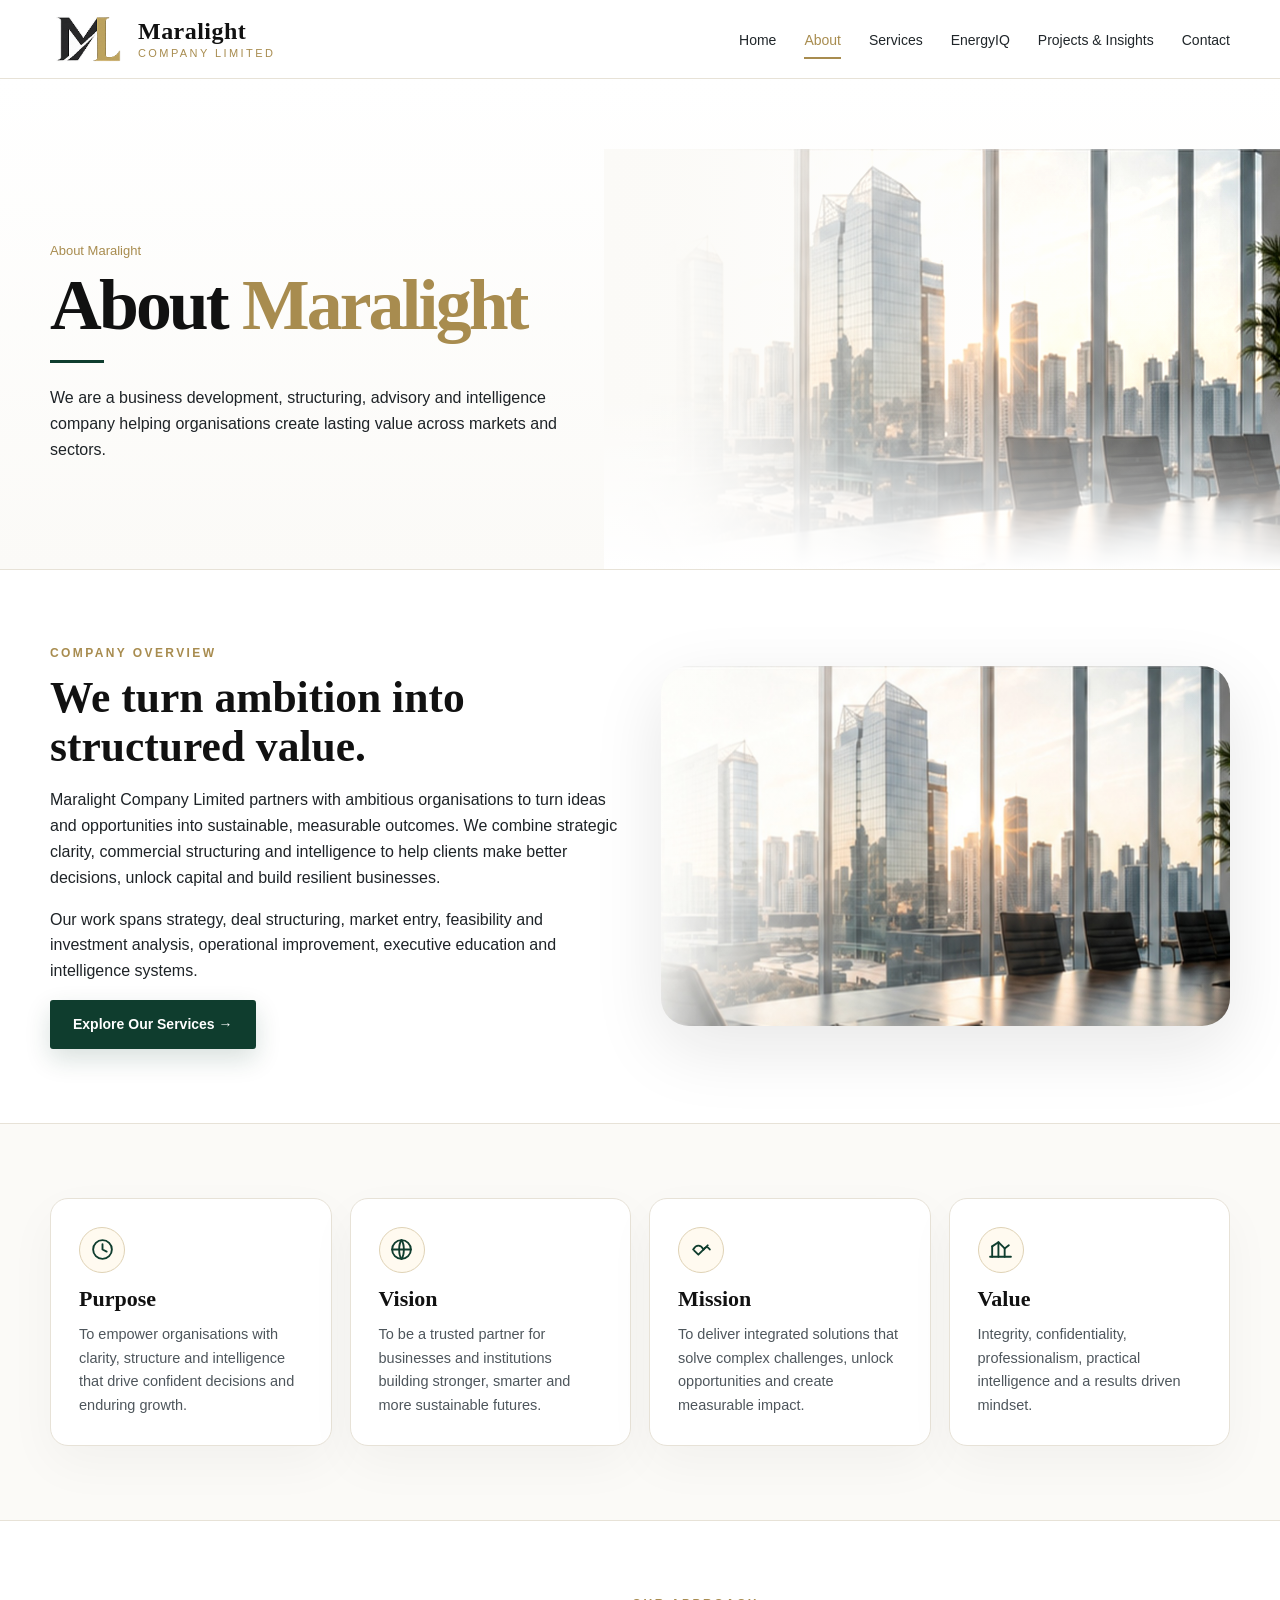
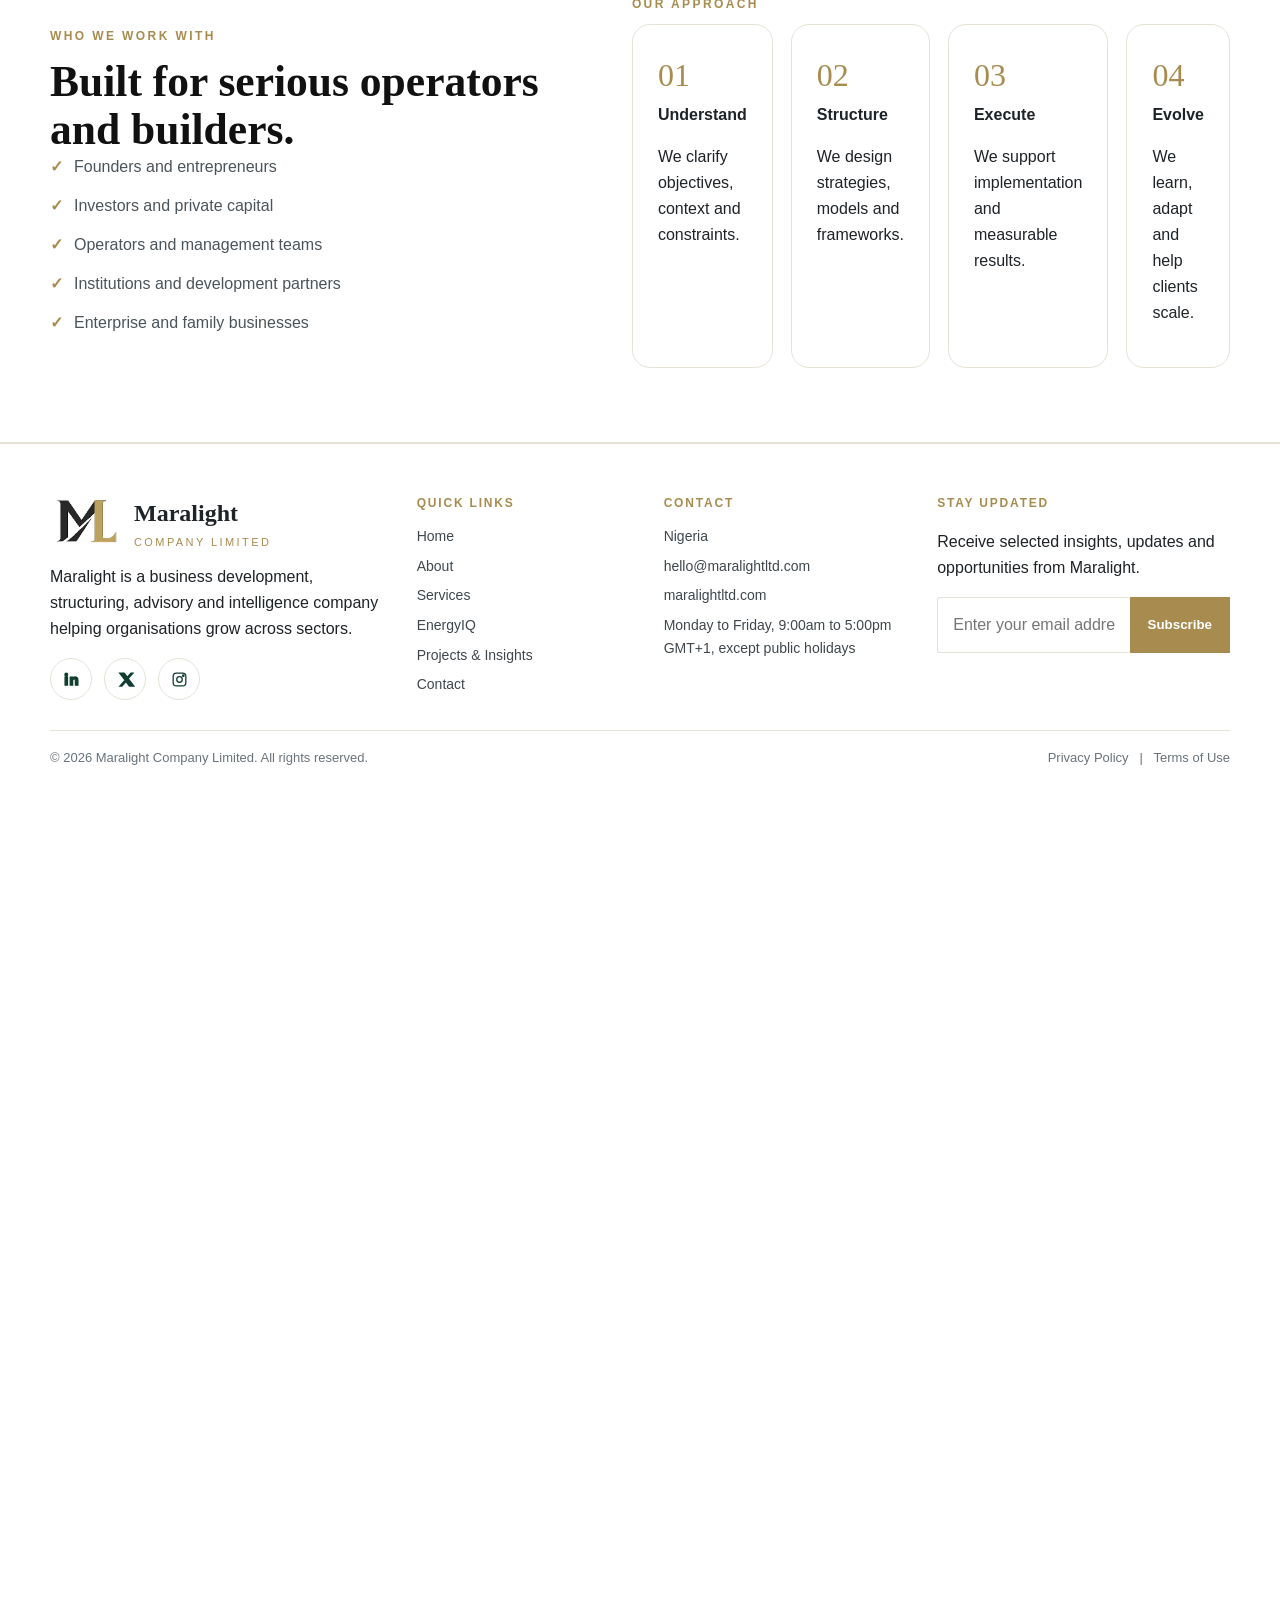
<file: about.html>
<!doctype html>
<html lang="en">
<head>
  <meta charset="utf-8">
  <meta http-equiv="refresh" content="0; url=/about/">
  <link rel="canonical" href="https://maralightltd.com/about/">
  <title>Redirecting to About | Maralight Company Limited</title>
</head>
<body>
  <p>Redirecting to <a href="/about/">About Maralight</a>.</p>
</body>
</html>
</file>
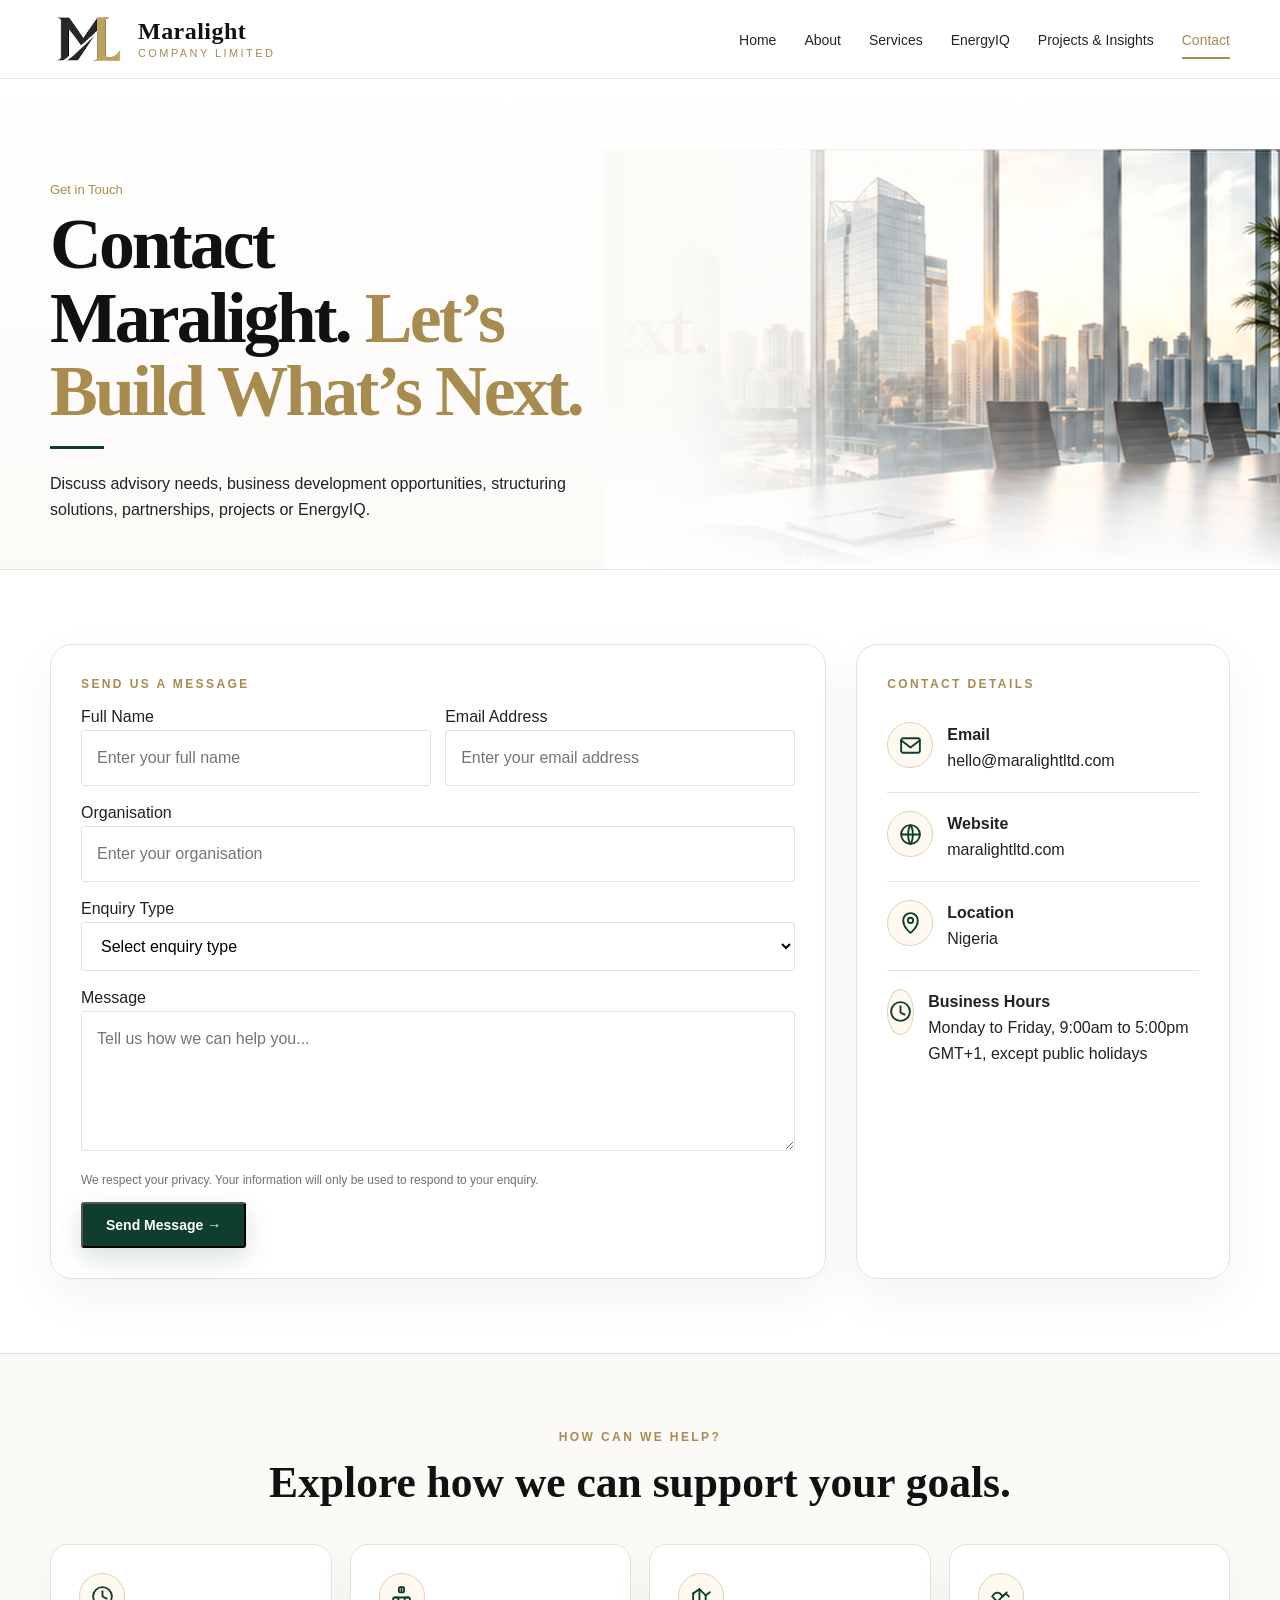
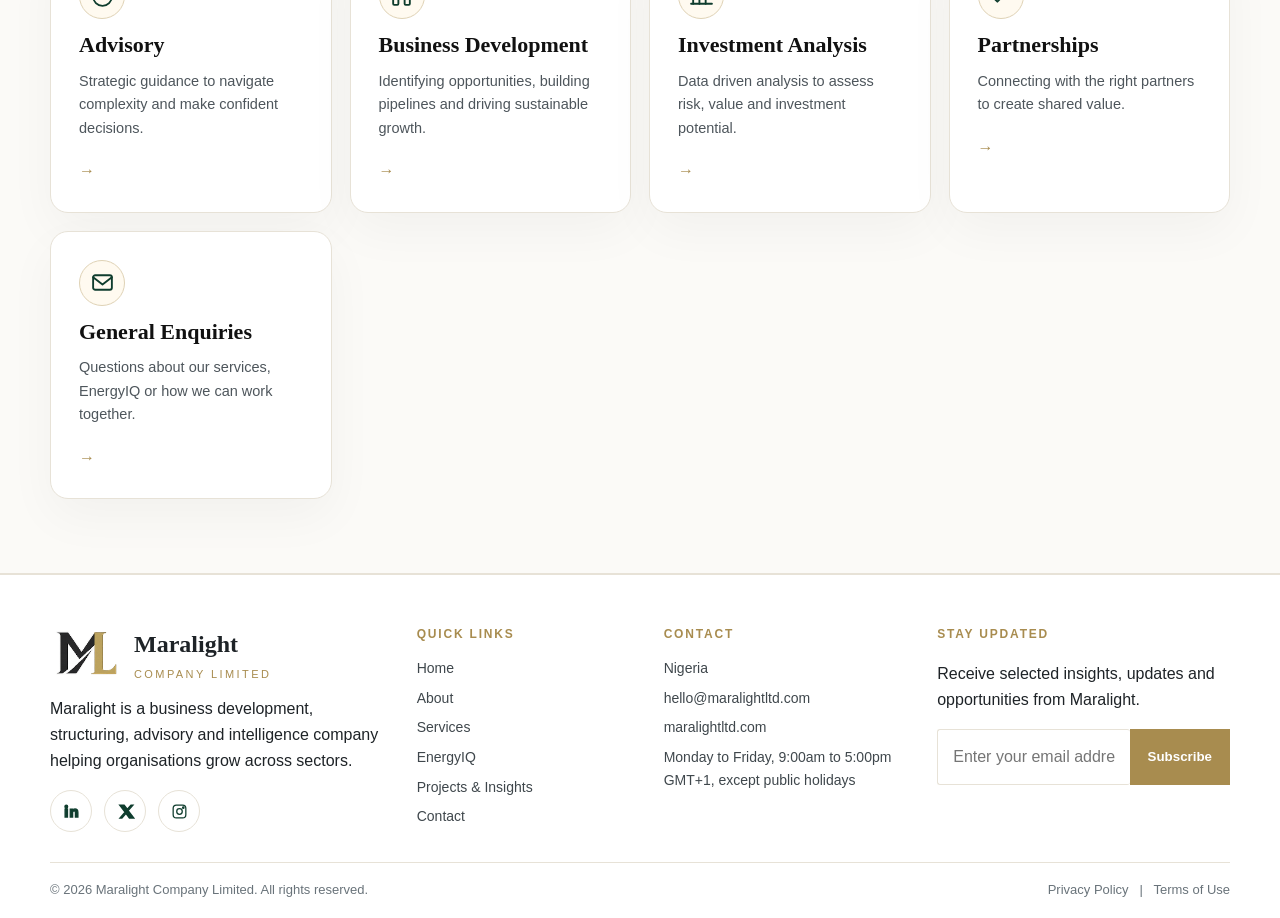
<file: contact.html>
<!doctype html><html><head><meta charset="utf-8"><meta http-equiv="refresh" content="0; url=contact/"><link rel="canonical" href="https://maralightltd.com/contact/"><title>Redirecting...</title></head><body><p>Redirecting to <a href="contact/">contact/</a></p></body></html>
</file>
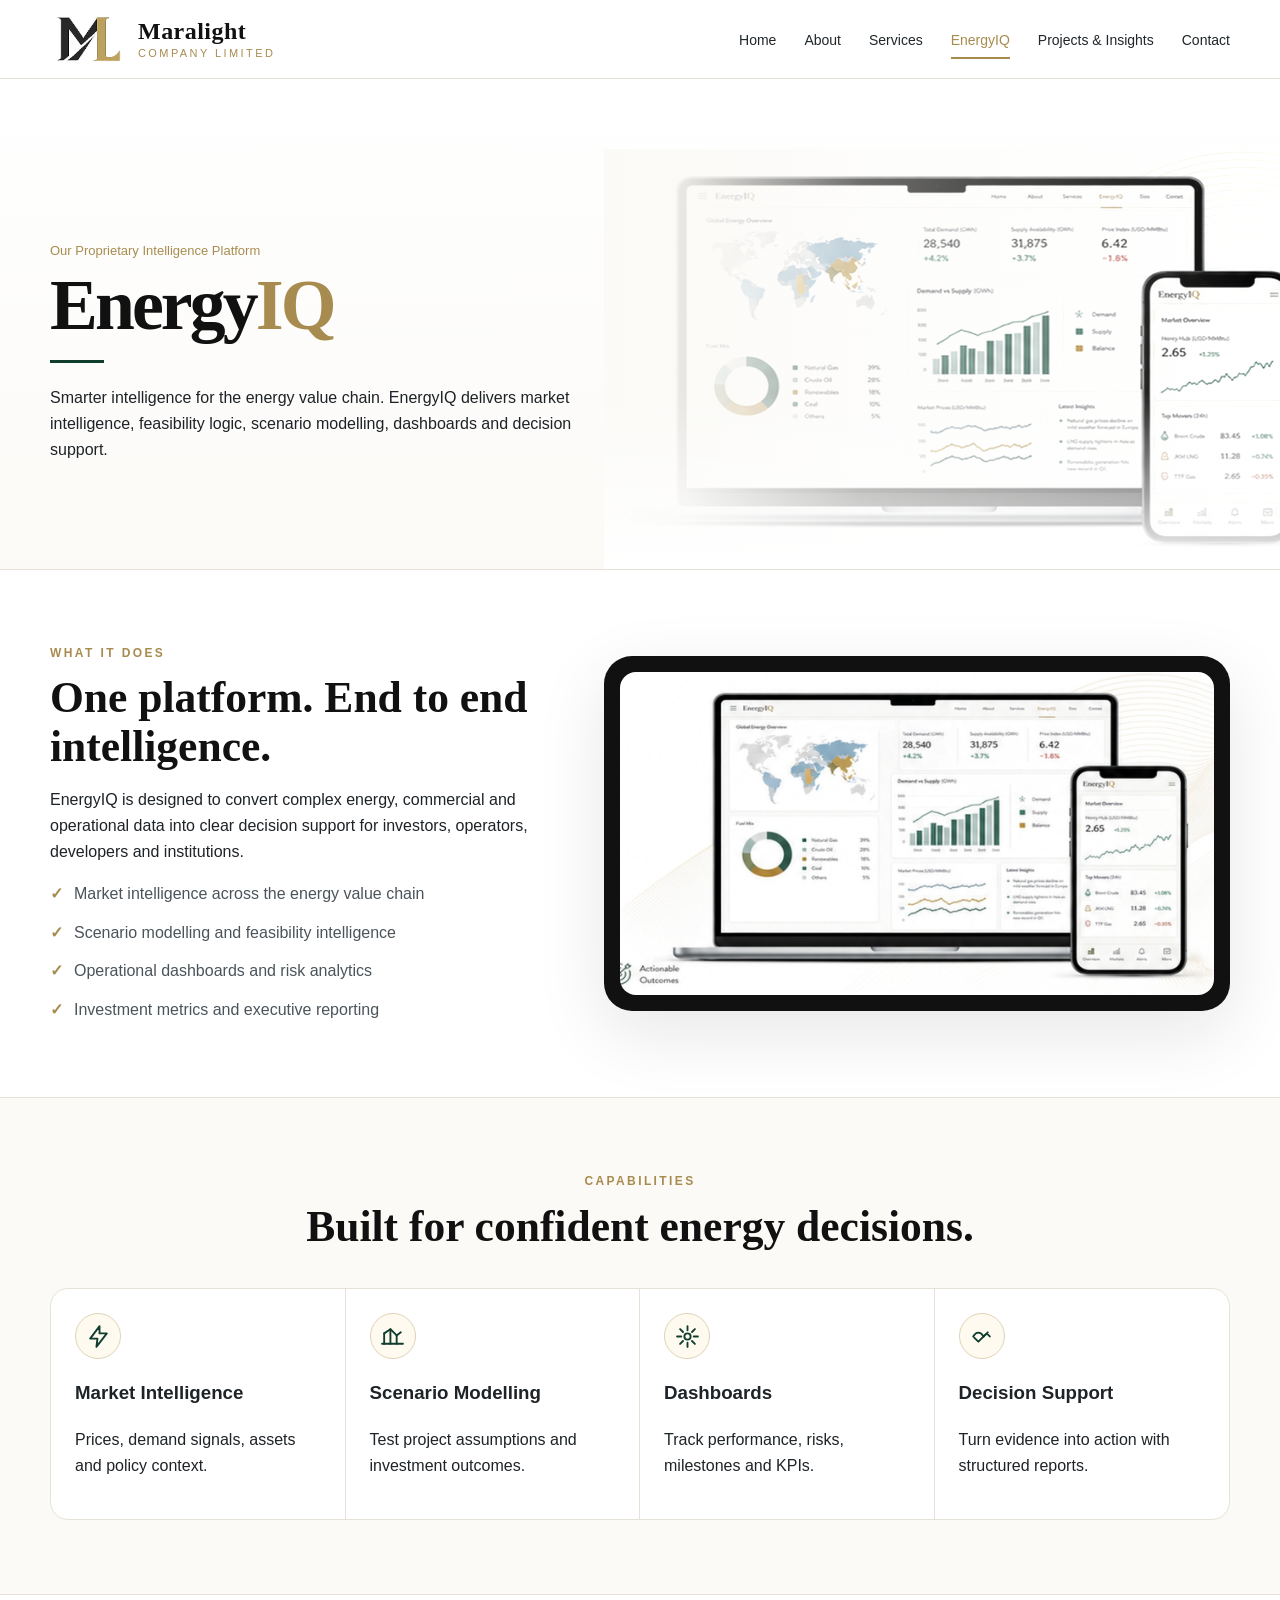
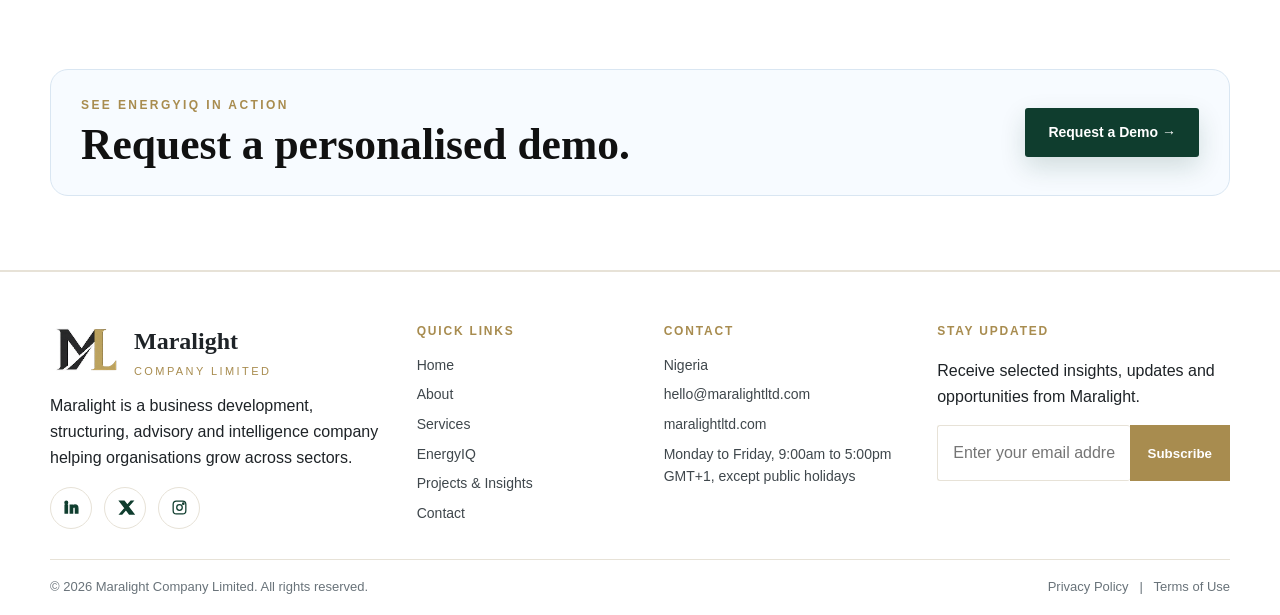
<file: energyiq.html>
<!doctype html><html><head><meta charset="utf-8"><meta http-equiv="refresh" content="0; url=energyiq/"><link rel="canonical" href="https://maralightltd.com/energyiq/"><title>Redirecting...</title></head><body><p>Redirecting to <a href="energyiq/">energyiq/</a></p></body></html>
</file>
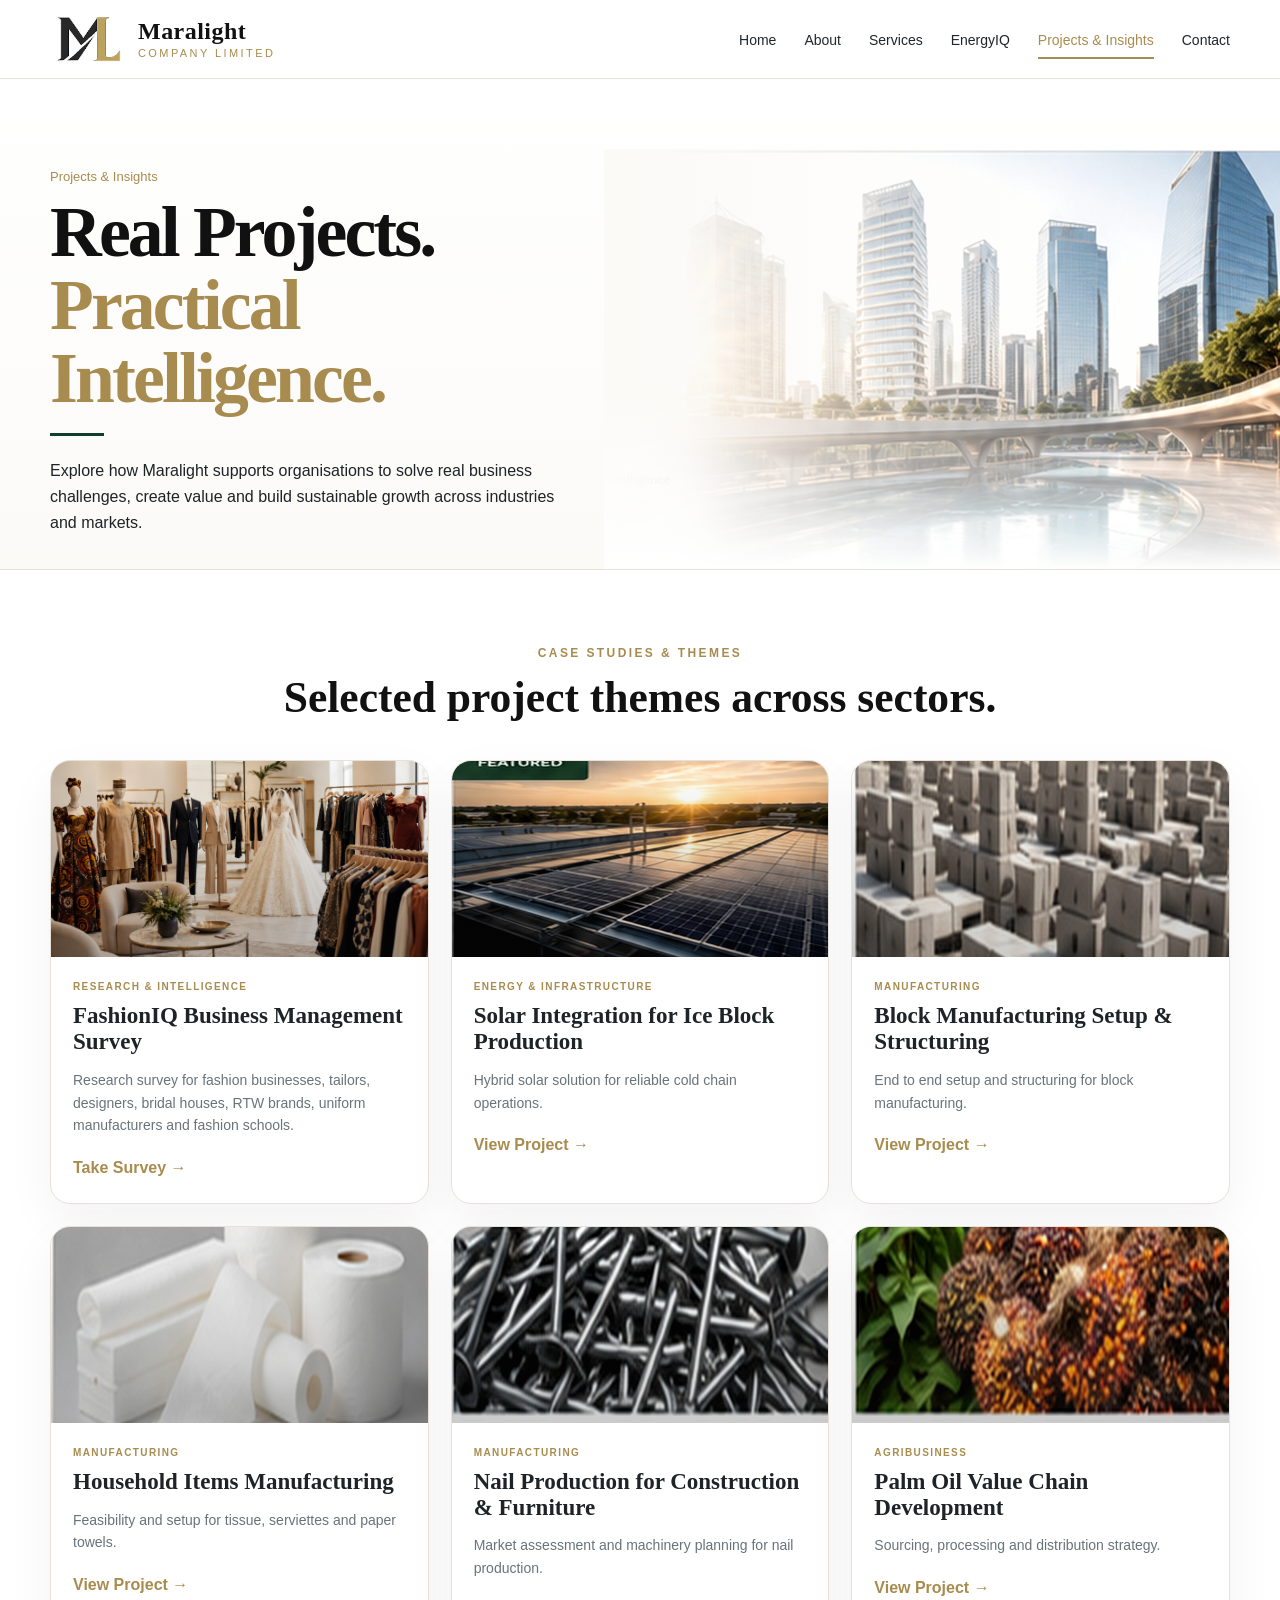
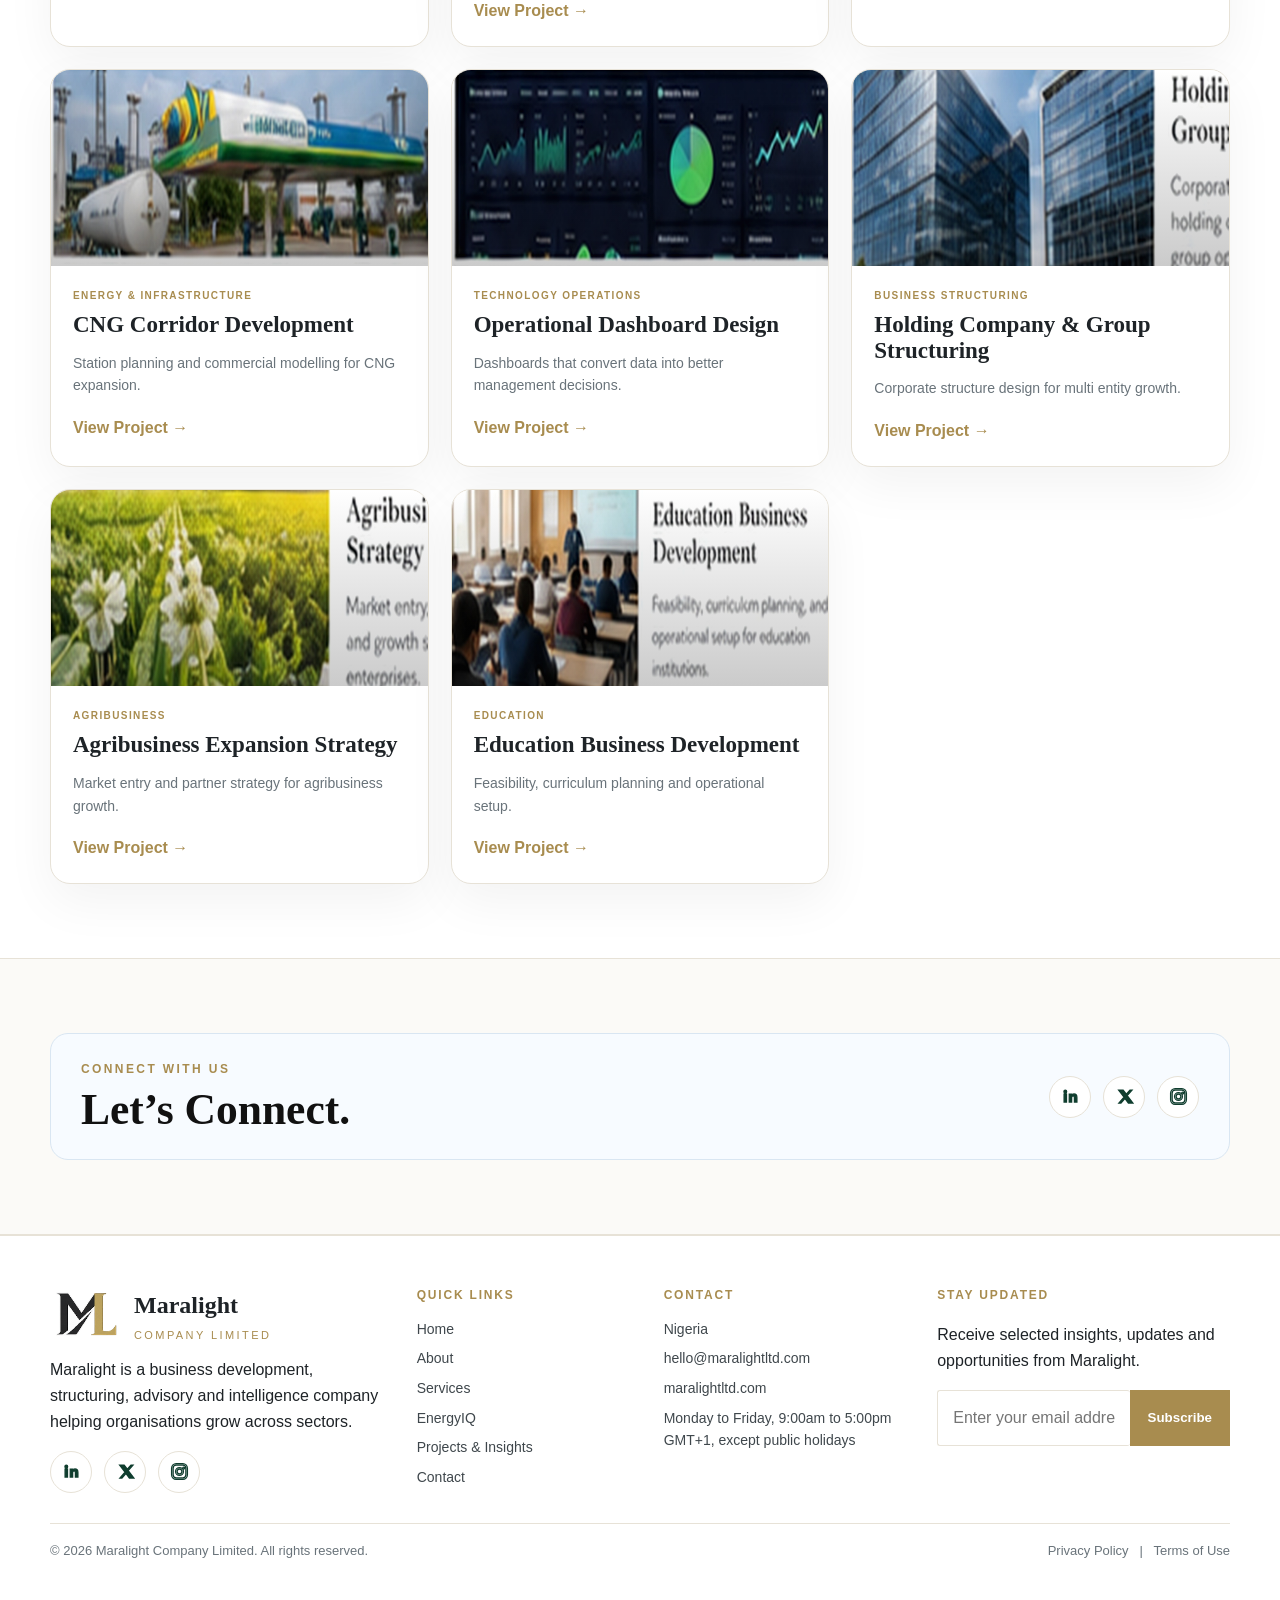
<file: projects-insights.html>
<!doctype html><html><head><meta charset="utf-8"><meta http-equiv="refresh" content="0; url=projects-insights/"><link rel="canonical" href="https://maralightltd.com/projects-insights/"><title>Redirecting...</title></head><body><p>Redirecting to <a href="projects-insights/">projects-insights/</a></p></body></html>
</file>
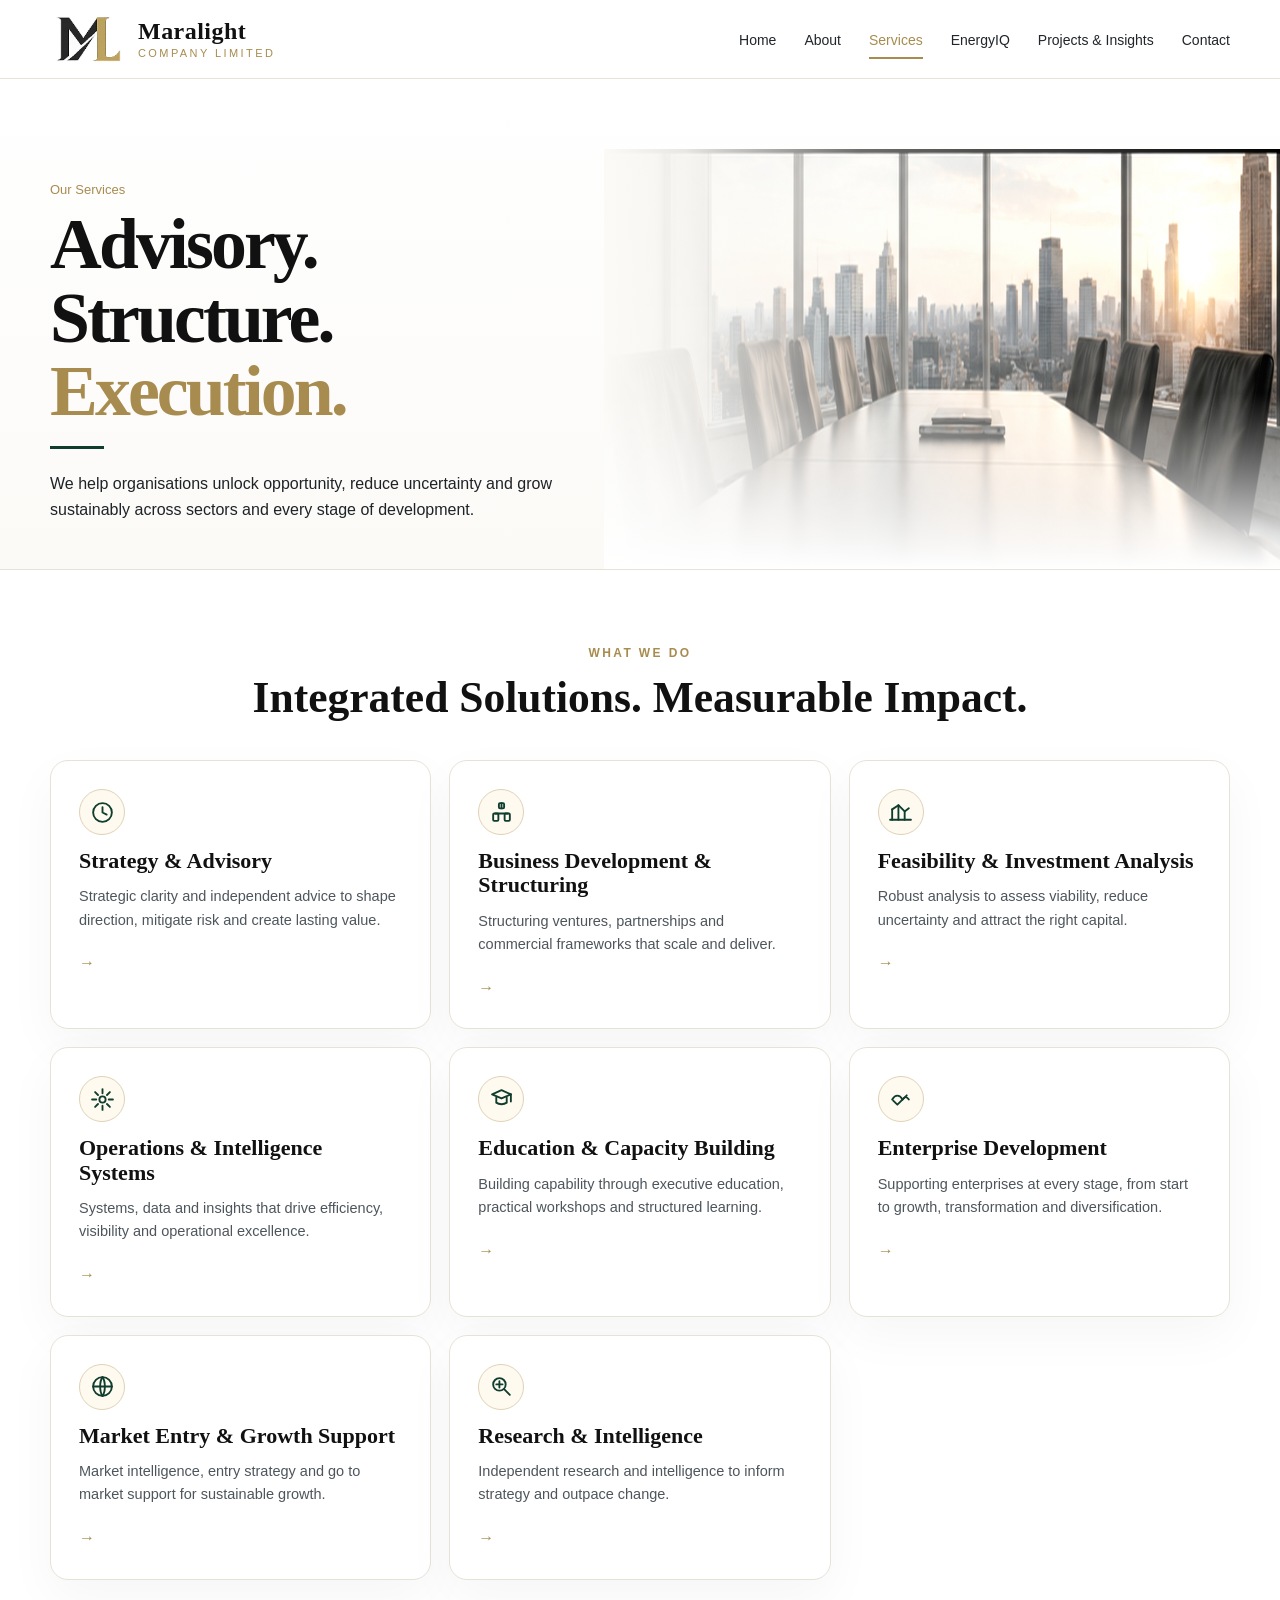
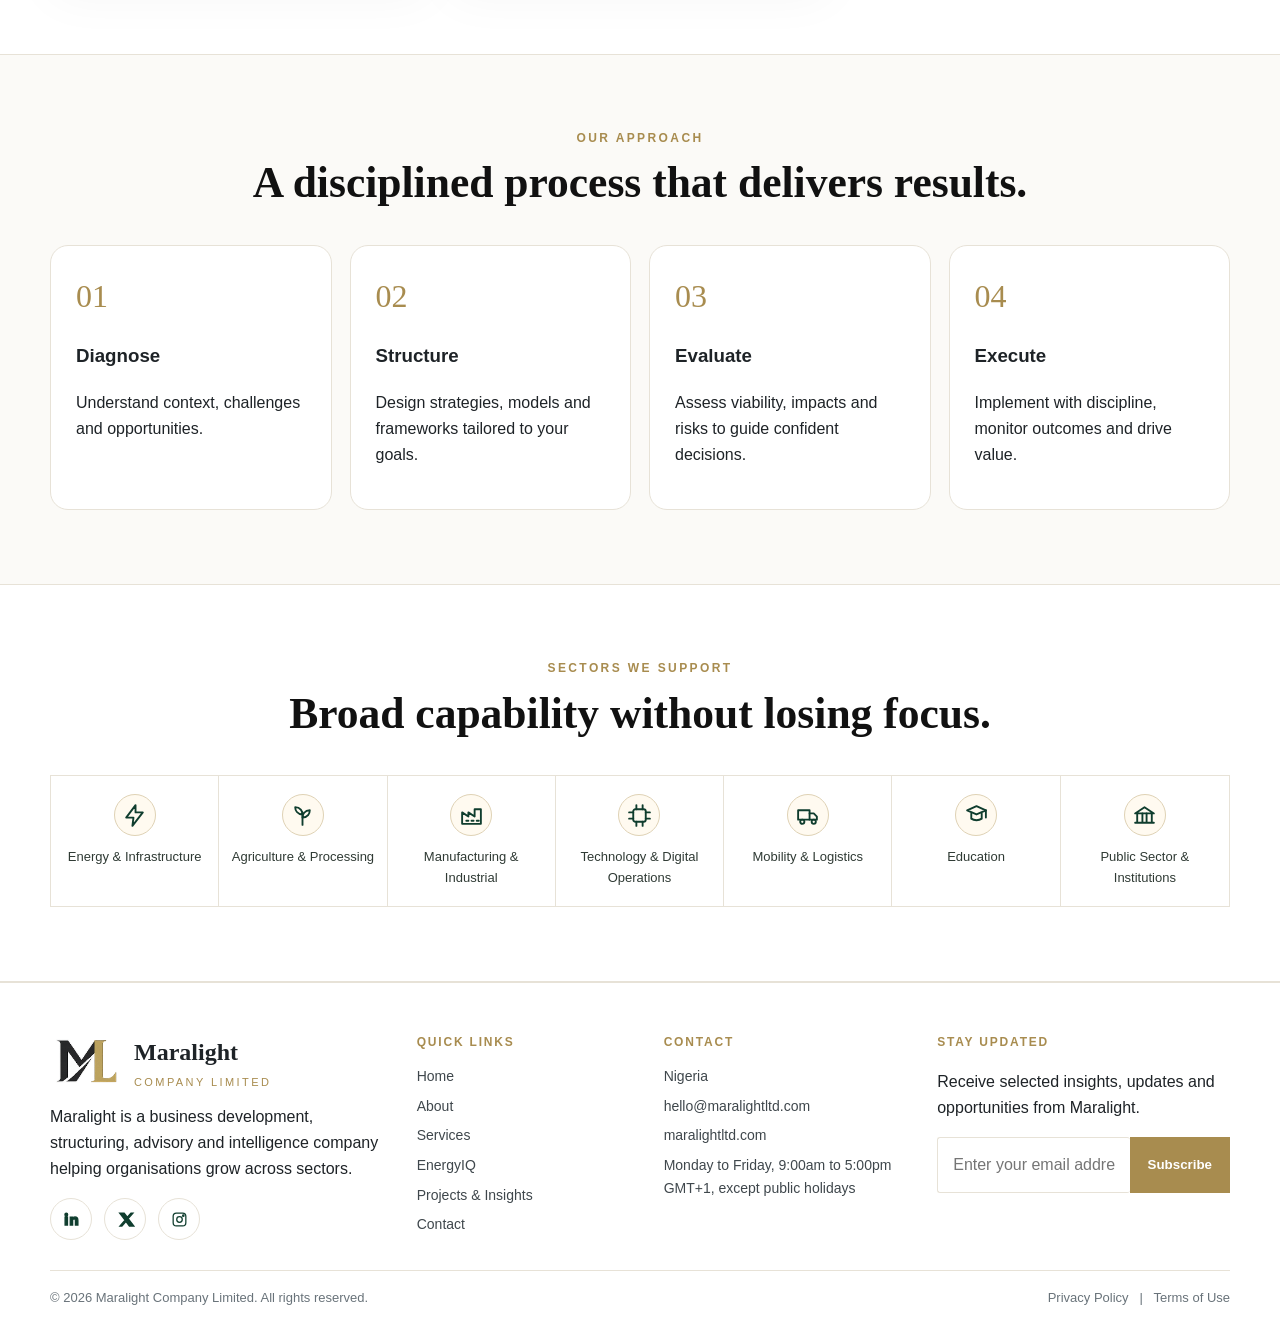
<file: services.html>
<!doctype html><html><head><meta charset="utf-8"><meta http-equiv="refresh" content="0; url=services/"><link rel="canonical" href="https://maralightltd.com/services/"><title>Redirecting...</title></head><body><p>Redirecting to <a href="services/">services/</a></p></body></html>
</file>
<file: assets/css/style.css>
:root{
  --charcoal:#111111;--ink:#1e2327;--muted:#69737a;--green:#2f3a34;--green2:#0f3d2e;--gold:#a88c4f;--gold2:#d4af37;--soft:#f7f7f7;--cream:#fbfaf7;--line:#e7e2d7;--white:#fff;--shadow:0 22px 70px rgba(17,17,17,.10);--radius:26px;--max:1180px;
}
*{box-sizing:border-box}html{scroll-behavior:smooth}body{margin:0;background:#fff;color:var(--ink);font-family:Inter,Arial,Helvetica,sans-serif;line-height:1.62;-webkit-font-smoothing:antialiased}img{max-width:100%;display:block}a{color:inherit;text-decoration:none}.container{width:min(100% - 36px,var(--max));margin-inline:auto}.skip-link{position:absolute;left:-999px;top:8px;background:var(--green);color:white;padding:10px 14px;z-index:9999}.skip-link:focus{left:8px}
.site-header{position:sticky;top:0;z-index:1000;background:rgba(255,255,255,.94);backdrop-filter:blur(16px) saturate(160%);border-bottom:1px solid var(--line)}.nav{height:78px;display:flex;align-items:center;justify-content:space-between;gap:28px}.brand{display:flex;align-items:center;gap:14px;min-width:236px}.brand-logo{width:74px;height:54px;object-fit:contain}.brand-name{display:flex;flex-direction:column;line-height:1}.brand-name strong{font-family:Georgia,serif;font-size:24px;font-weight:600;letter-spacing:.02em;color:var(--charcoal)}.brand-name span{font-size:11px;letter-spacing:.22em;text-transform:uppercase;color:var(--gold);margin-top:5px}.nav-links{display:flex;align-items:center;gap:28px;font-size:14px}.nav-links a{position:relative;padding:28px 0 25px;color:#20262a}.nav-links a.active,.nav-links a:hover{color:var(--gold)}.nav-links a.active:after,.nav-links a:hover:after{content:"";position:absolute;left:0;right:0;bottom:18px;height:2px;background:var(--gold)}.nav-toggle{display:none;border:1px solid var(--line);background:#fff;border-radius:12px;padding:9px 11px;color:var(--green)}
.hero{position:relative;overflow:hidden;border-bottom:1px solid var(--line);background:linear-gradient(180deg,#fff,#fbfaf7)}.hero-grid{min-height:540px;display:grid;grid-template-columns:.92fr 1.08fr;align-items:center;gap:20px}.eyebrow{font-size:12px;letter-spacing:.2em;text-transform:uppercase;color:var(--gold);font-weight:700;margin-bottom:14px}.hero h1,.page-title{font-family:Georgia,serif;font-size:clamp(44px,5.6vw,78px);line-height:1.02;letter-spacing:-.04em;margin:0 0 18px;color:var(--charcoal)}.gold{color:var(--gold)}.hero p{font-size:18px;max-width:585px;color:#394147;margin:0 0 28px}.hero-actions{display:flex;gap:14px;flex-wrap:wrap}.btn{display:inline-flex;align-items:center;gap:12px;border-radius:3px;padding:13px 23px;font-size:14px;font-weight:700;transition:.2s}.btn-primary{background:var(--green2);color:#fff;box-shadow:0 10px 26px rgba(15,61,46,.16)}.btn-primary:hover{transform:translateY(-2px);background:var(--green)}.btn-secondary{background:#fff;color:var(--gold);border:1px solid var(--gold)}.btn-secondary:hover{background:#fbf7ec}.hero-media{position:relative;height:100%;min-height:460px;margin-right:calc((100vw - min(100vw,var(--max)))/-2);overflow:hidden}.hero-media:before{content:"";position:absolute;inset:0;background:linear-gradient(90deg,#fbfaf7 0%,rgba(251,250,247,.86) 14%,rgba(251,250,247,.12) 46%,rgba(251,250,247,0) 100%);z-index:2;pointer-events:none}.hero-media:after{content:"";position:absolute;inset:auto 0 0 0;height:36%;background:linear-gradient(0deg,#fff 0%,rgba(255,255,255,0) 100%);z-index:3}.hero-media img{width:100%;height:100%;object-fit:cover;object-position:center;filter:saturate(.86) contrast(1.04)}.accent-line{width:54px;height:3px;background:var(--green2);margin:16px 0 22px}.section{padding:74px 0;border-bottom:1px solid var(--line)}.section-soft{background:var(--cream)}.section-head{text-align:center;margin:0 auto 38px;max-width:780px}.section-head h2,.section-title{font-family:Georgia,serif;font-size:clamp(30px,3.4vw,48px);line-height:1.12;margin:0;color:var(--charcoal)}.section-head p{color:var(--muted);font-size:17px}.label{font-size:12px;text-transform:uppercase;letter-spacing:.2em;color:var(--gold);font-weight:800;margin-bottom:10px}.cards{display:grid;grid-template-columns:repeat(4,1fr);gap:18px}.cards.six{grid-template-columns:repeat(3,1fr)}.card{background:#fff;border:1px solid var(--line);border-radius:18px;padding:28px;min-height:214px;box-shadow:0 18px 50px rgba(17,17,17,.04);transition:.22s}.card:hover{transform:translateY(-4px);box-shadow:var(--shadow);border-color:#dfd2b5}.card h3{font-family:Georgia,serif;font-size:22px;line-height:1.1;margin:14px 0 12px;color:var(--charcoal)}.card p{margin:0;color:#4e565c;font-size:14.5px}.card-arrow{margin-top:18px;color:var(--gold);font-weight:800}.icon{width:46px;height:46px;display:inline-grid;place-items:center;border:1px solid #dfd2b5;border-radius:50%;color:var(--green2);background:#fffaf0}.icon svg{width:25px;height:25px;stroke:currentColor;fill:none;stroke-width:1.8;stroke-linecap:round;stroke-linejoin:round}.sector-row{display:grid;grid-template-columns:repeat(7,1fr);gap:0;border:1px solid var(--line);background:#fff}.sector{padding:18px 12px;text-align:center;border-right:1px solid var(--line);font-size:13px;color:#2f3a34}.sector:last-child{border-right:none}.sector .icon{margin-bottom:10px;width:42px;height:42px}.product-band{background:linear-gradient(90deg,#0f3d2e,#2f3a34);color:#fff;border-radius:0;padding:34px 0;position:relative;overflow:hidden}.product-band:after{content:"";position:absolute;right:-120px;top:-80px;width:360px;height:360px;border:1px solid rgba(212,175,55,.25);transform:rotate(22deg)}.product-inner{display:grid;grid-template-columns:250px 1fr auto;align-items:center;gap:32px}.product-logo{font-family:Georgia,serif;font-size:48px}.product-logo span{color:var(--gold)}.product-inner p{margin:0;color:#e5e7eb}.why{display:grid;grid-template-columns:repeat(5,1fr);gap:12px}.why-item{padding:18px;text-align:center;border-right:1px solid var(--line)}.why-item:last-child{border-right:none}.why-item strong{display:block;font-size:14px;color:#111;margin:8px 0 4px}.why-item span{font-size:12.5px;color:var(--muted)}.split{display:grid;grid-template-columns:1fr 1fr;gap:42px;align-items:center}.image-panel{position:relative;min-height:360px;border-radius:28px;overflow:hidden;box-shadow:var(--shadow);background:#f7f7f7}.image-panel:before{content:"";position:absolute;inset:0;background:linear-gradient(90deg,rgba(255,255,255,.92),rgba(255,255,255,.15));z-index:1}.image-panel img{width:100%;height:100%;object-fit:cover;position:absolute;inset:0}.stats{display:grid;grid-template-columns:repeat(4,1fr);gap:16px}.stat{border:1px solid var(--line);background:#fff;border-radius:18px;padding:22px;text-align:center}.stat strong{font-family:Georgia,serif;font-size:34px;color:var(--green2)}.stat span{display:block;color:var(--muted);font-size:13px}.process{display:grid;grid-template-columns:repeat(4,1fr);gap:18px}.step{background:#fff;border:1px solid var(--line);padding:25px;border-radius:18px}.step-num{font-family:Georgia,serif;font-size:32px;color:var(--gold)}.list-clean{list-style:none;padding:0;margin:0;display:grid;gap:13px}.list-clean li{display:flex;gap:11px;color:#4b545a}.list-clean li:before{content:"✓";color:var(--gold);font-weight:800}.energy-showcase{display:grid;grid-template-columns:.9fr 1.1fr;gap:42px;align-items:center}.dashboard-frame{background:#111;border-radius:28px;padding:16px;box-shadow:var(--shadow)}.dashboard-frame img{border-radius:16px;width:100%}.features-strip{display:grid;grid-template-columns:repeat(4,1fr);border:1px solid var(--line);border-radius:18px;overflow:hidden;background:#fff}.feature-cell{padding:24px;border-right:1px solid var(--line)}.feature-cell:last-child{border-right:0}.projects-grid{display:grid;grid-template-columns:repeat(3,1fr);gap:22px}.project-card{border:1px solid var(--line);border-radius:20px;background:#fff;overflow:hidden;box-shadow:0 18px 50px rgba(17,17,17,.05);transition:.2s}.project-card:hover{transform:translateY(-4px);box-shadow:var(--shadow)}.project-image{height:196px;position:relative;overflow:hidden}.project-image img{width:100%;height:100%;object-fit:cover}.project-image:after{content:"";position:absolute;inset:0;background:linear-gradient(0deg,rgba(17,17,17,.22),rgba(17,17,17,0))}.project-content{padding:22px}.tag{font-size:10px;letter-spacing:.14em;text-transform:uppercase;color:var(--gold);font-weight:800}.project-content h3{font-family:Georgia,serif;font-size:23px;line-height:1.12;margin:8px 0}.project-content p{font-size:14px;color:var(--muted)}.connect-band{background:#f7fbff;border:1px solid #d9e6f2;border-radius:18px;padding:26px 30px;display:flex;align-items:center;justify-content:space-between;gap:22px}.socials{display:flex;gap:12px}.socials a{width:42px;height:42px;border-radius:50%;display:grid;place-items:center;border:1px solid var(--line);color:var(--green2);font-weight:800;background:#fff}.form-grid{display:grid;grid-template-columns:1.35fr .65fr;gap:30px}.form-card,.contact-card{background:#fff;border:1px solid var(--line);border-radius:22px;padding:30px;box-shadow:0 18px 50px rgba(17,17,17,.05)}.fields{display:grid;grid-template-columns:1fr 1fr;gap:14px}.field-full{grid-column:1/-1}.form-card input,.form-card select,.form-card textarea,.newsletter input{width:100%;border:1px solid var(--line);border-radius:3px;padding:14px 15px;font:inherit;background:#fff}.form-card textarea{min-height:140px;resize:vertical}.form-note{font-size:12px;color:var(--muted)}.detail{display:flex;gap:14px;padding:18px 0;border-bottom:1px solid var(--line)}.detail:last-child{border-bottom:0}.site-footer{background:#fff;border-top:1px solid var(--line);padding:50px 0 18px}.footer-grid{display:grid;grid-template-columns:1.25fr .8fr .9fr 1.1fr;gap:34px}.footer-brand{display:flex;align-items:center;gap:14px;margin-bottom:12px}.footer-brand img{width:70px}.footer-brand strong{font-family:Georgia,serif;font-size:24px}.footer-title{font-size:12px;letter-spacing:.15em;text-transform:uppercase;color:var(--gold);font-weight:800;margin-bottom:12px}.footer-links{display:grid;gap:7px;font-size:14px;color:#3f474c}.newsletter{display:flex;margin-top:12px}.newsletter input{border-right:0}.newsletter button{border:0;background:var(--gold);color:#fff;padding:0 18px;font-weight:800}.subfooter{margin-top:30px;padding-top:16px;border-top:1px solid var(--line);display:flex;justify-content:space-between;color:var(--muted);font-size:13px}.mini-hero{padding:70px 0 0;background:linear-gradient(180deg,#fff,#fbfaf7);border-bottom:1px solid var(--line)}.mini-hero .hero-grid{min-height:420px}.mini-hero .hero-media{min-height:380px}.breadcrumb{font-size:13px;color:var(--gold);margin-bottom:8px}.center{text-align:center}.mt{margin-top:34px}.no-border{border-bottom:0}
@media(max-width:980px){.nav{height:auto;min-height:72px;padding:10px 0}.brand-logo{width:62px}.brand-name strong{font-size:21px}.nav-toggle{display:block}.nav-links{display:none;position:absolute;top:72px;left:0;right:0;background:#fff;border-bottom:1px solid var(--line);padding:14px 20px;flex-direction:column;align-items:flex-start;gap:0}.nav-links.open{display:flex}.nav-links a{padding:12px 0}.nav-links a:after{display:none}.hero-grid,.split,.energy-showcase,.form-grid{grid-template-columns:1fr}.hero-media{margin:0;min-height:300px;order:-1;border-radius:0}.hero-media:before{background:linear-gradient(180deg,rgba(255,255,255,.08),#fff 96%)}.hero h1,.page-title{font-size:46px}.cards,.cards.six,.projects-grid{grid-template-columns:1fr 1fr}.sector-row{grid-template-columns:repeat(2,1fr)}.product-inner{grid-template-columns:1fr}.why,.stats,.process,.features-strip,.footer-grid{grid-template-columns:1fr 1fr}.connect-band{align-items:flex-start;flex-direction:column}}
@media(max-width:620px){.container{width:min(100% - 24px,var(--max))}.brand{gap:10px;min-width:0}.brand-logo{width:54px;height:42px}.brand-name strong{font-size:18px}.brand-name span{font-size:9px}.hero-grid{min-height:auto}.hero{padding-bottom:20px}.hero h1,.page-title{font-size:40px}.hero p{font-size:16px}.hero-actions{flex-direction:column}.btn{justify-content:center}.cards,.cards.six,.projects-grid,.why,.stats,.process,.features-strip,.footer-grid,.fields{grid-template-columns:1fr}.sector-row{grid-template-columns:1fr}.product-band{padding:28px 0}.subfooter{flex-direction:column;gap:8px}.section{padding:52px 0}.mini-hero{padding-top:44px}.project-image{height:170px}}

/* v9 refinements: photographic hero assets and real social icons */
.hero-media{background:#f6f3ec;box-shadow:none;border-radius:0;}
.hero-media img{display:block;filter:saturate(.92) contrast(1.04) brightness(1.02);}
.hero-media:before{background:linear-gradient(90deg,#fbfaf7 0%,rgba(251,250,247,.96) 11%,rgba(251,250,247,.55) 32%,rgba(251,250,247,.08) 58%,rgba(251,250,247,0) 100%);}
.hero-media:after{height:42%;background:linear-gradient(0deg,#fff 0%,rgba(255,255,255,.72) 28%,rgba(255,255,255,0) 100%);}
.mini-hero .hero-media:before{background:linear-gradient(90deg,#fbfaf7 0%,rgba(251,250,247,.92) 12%,rgba(251,250,247,.44) 38%,rgba(251,250,247,0) 100%);}
.image-panel:before{background:linear-gradient(90deg,rgba(255,255,255,.25),rgba(255,255,255,0));}
.project-image{background:#f4f1ea;}
.project-image img{filter:saturate(.94) contrast(1.04);transition:transform .35s ease;}
.project-card:hover .project-image img{transform:scale(1.035);}
.connect-band .label{margin-bottom:5px}.connect-band p{display:none}
.socials a{font-size:0;line-height:0;transition:.2s;}
.socials a:hover{transform:translateY(-2px);background:#fbf7ec;border-color:var(--gold)}
.socials svg{width:19px;height:19px;display:block;fill:currentColor;stroke:currentColor;stroke-width:1.6;}
.socials a[aria-label="Instagram"] svg{fill:none;}
@media(max-width:980px){.hero-media img{object-position:center}.hero-media:before{background:linear-gradient(180deg,rgba(255,255,255,.02),#fff 96%)}.mini-hero .hero-media:before{background:linear-gradient(180deg,rgba(255,255,255,.02),#fff 96%)}}
</file>
